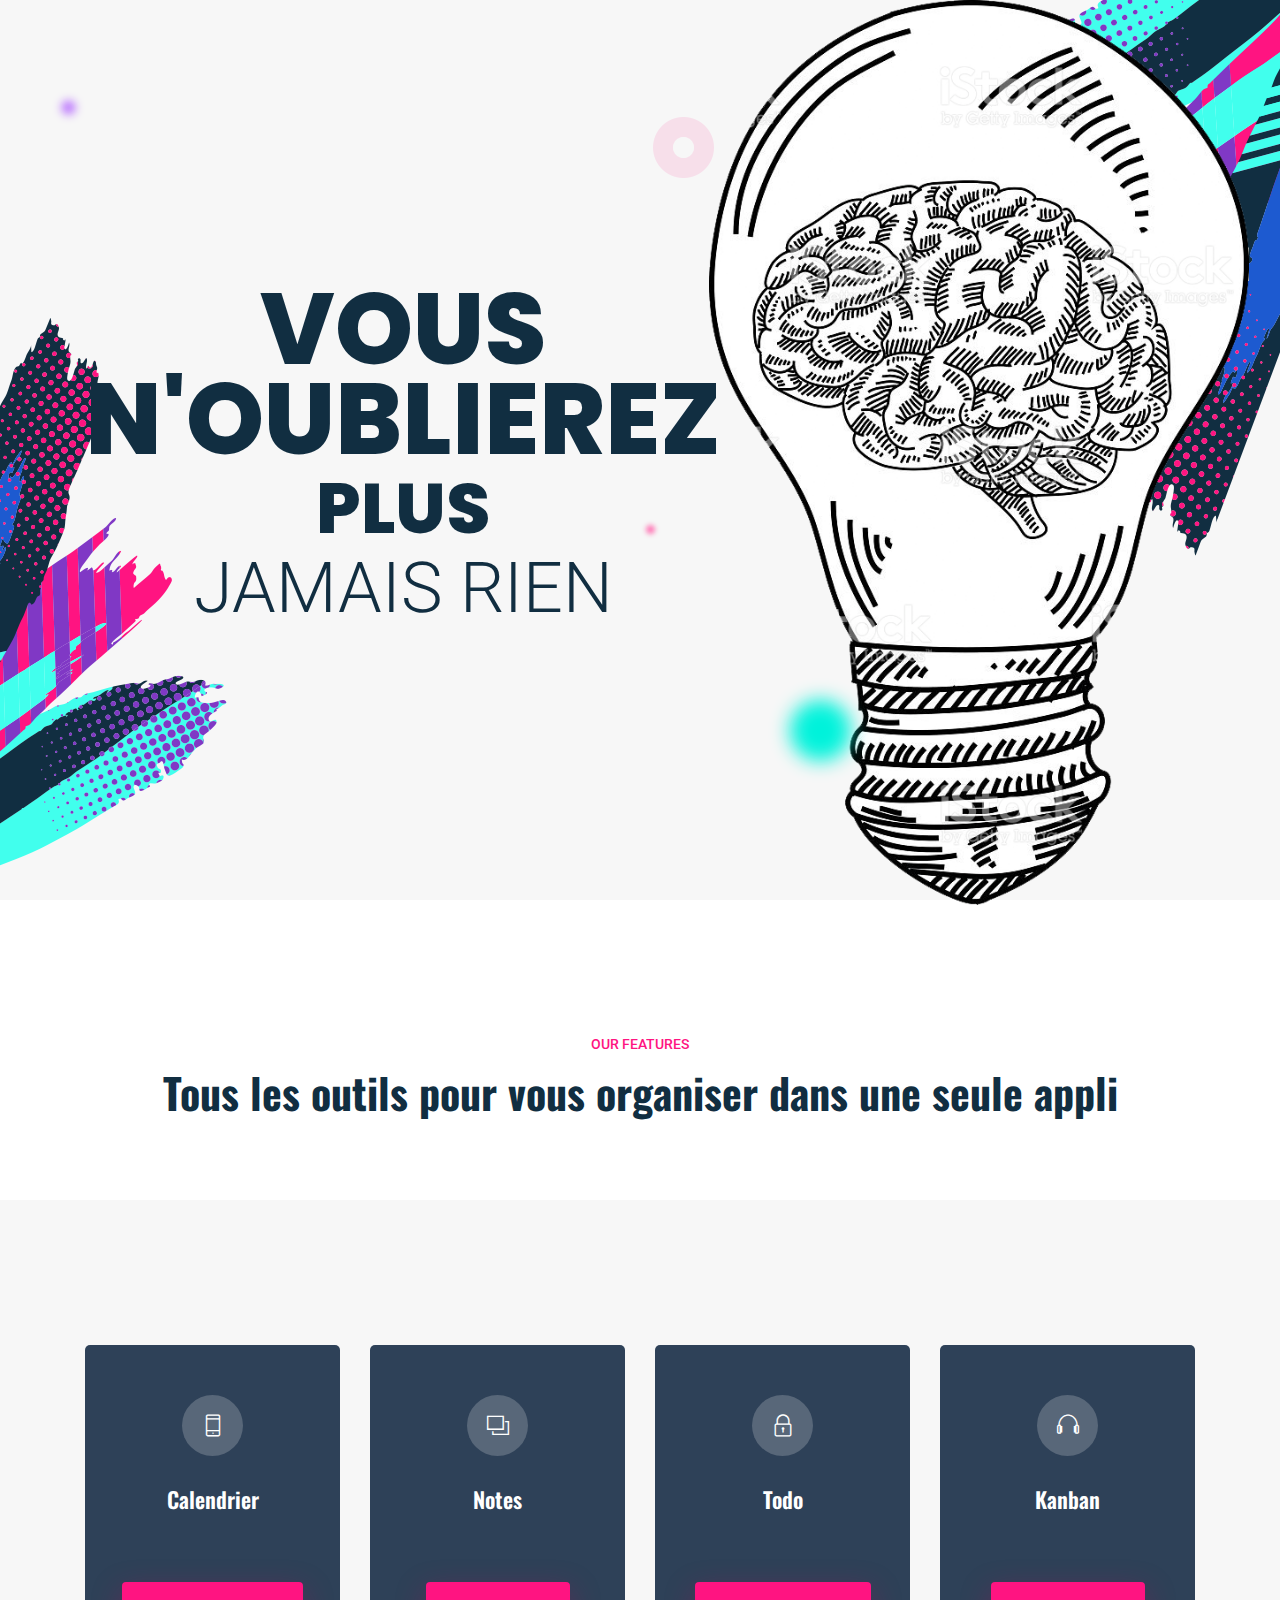
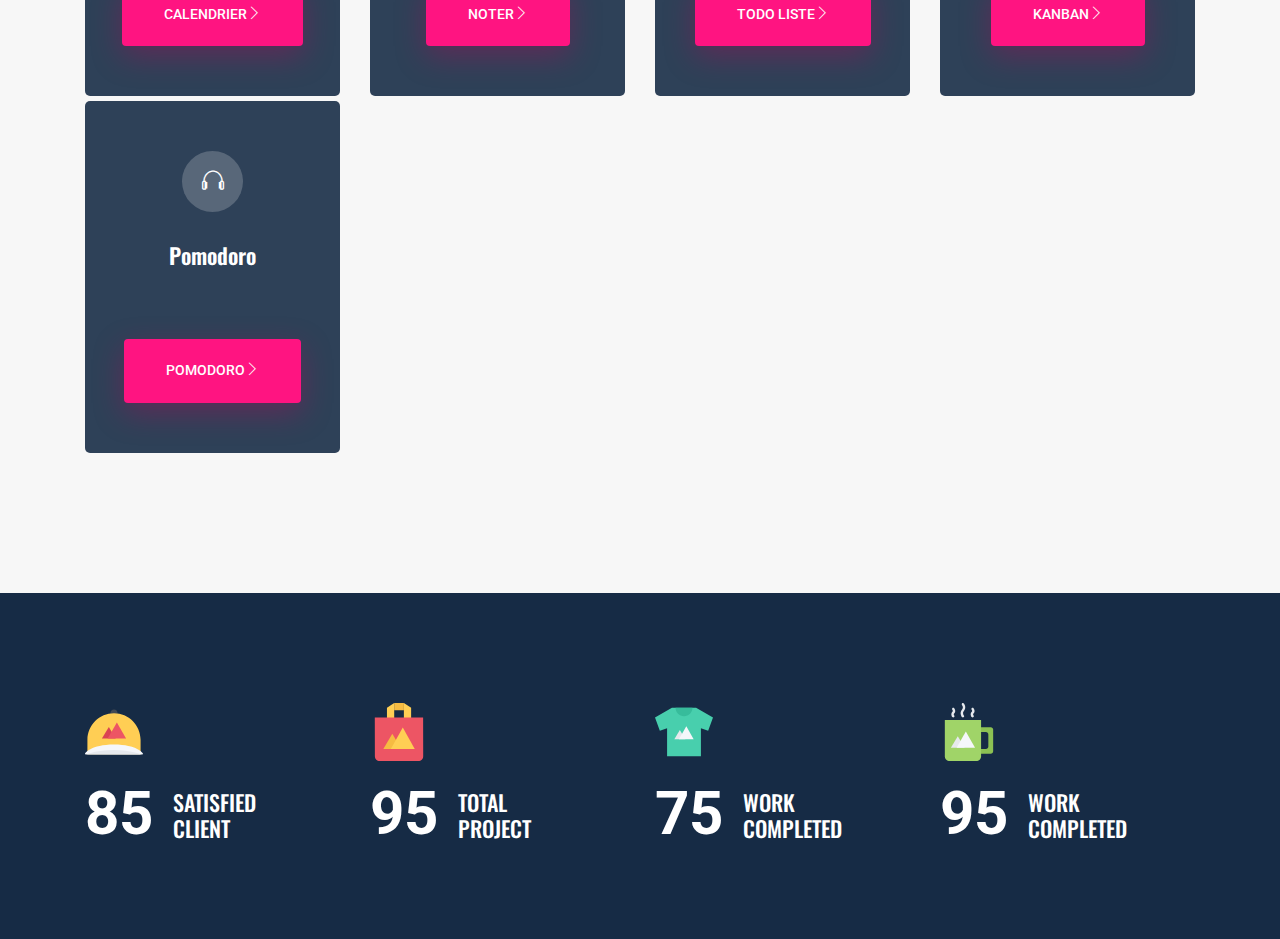
<file: index.html>
<!doctype html>
<html lang="en">

<head>
    <!-- Required meta tags -->
    <meta charset="utf-8">
    <meta name="viewport" content="width=device-width, initial-scale=1, shrink-to-fit=no">
    <title>Brainy</title>
    <link rel="icon" href="img/ab.png">
    <!-- Bootstrap CSS -->
    <link rel="stylesheet" href="css/bootstrap.min.css">
    <!-- animate CSS -->
    <link rel="stylesheet" href="css/animate.css">
    <!-- owl carousel CSS -->
    <link rel="stylesheet" href="css/owl.carousel.min.css">
    <!-- themify CSS -->
    <link rel="stylesheet" href="css/themify-icons.css">
    <!-- flaticon CSS -->
    <link rel="stylesheet" href="css/flaticon.css">
    <!-- font awesome CSS -->
    <link rel="stylesheet" href="css/magnific-popup.css">
    <!-- swiper CSS -->
    <link rel="stylesheet" href="css/slick.css">
    <link rel="stylesheet" href="css/all.css">
    <!-- style CSS -->
    <link rel="stylesheet" href="css/style.css">
</head>

<body>
    <!--::header part start::-->
    <header class="main_menu home_menu">
        <div class="container">
            <div class="row align-items-center">
                <div class="col-lg-12">
                    <nav class="navbar navbar-expand-lg navbar-light">
                     
                        <button class="navbar-toggler" type="button" data-toggle="collapse"
                            data-target="#navbarSupportedContent" aria-controls="navbarSupportedContent"
                            aria-expanded="false" aria-label="Toggle navigation">
                            <span class="navbar-toggler-icon"></span>
                        </button>

                        <!-- <div class="collapse navbar-collapse main-menu-item justify-content-end"
                            id="navbarSupportedContent">
                            <ul class="navbar-nav">
                             
                                <li class="nav-item active">
                                    <a class="nav-link" href="Cal/index.html">Calendrier</a>
                                </li>
                                <li class="nav-item">
                                    <a class="nav-link" href="Note/index.html">Note</a>
                                </li>
                                <li class="nav-item">
                                    <a class="nav-link" href="Todo/index.html">Todo</a>
                                </li>
                         
                            </ul>
                        </div>
                    </nav>
                </div> -->
            </div>
        </div>
    </header>
    <!-- Header part end-->

    <!-- banner part start-->
    <section class="banner_part" style ="background-color:#F7F7F7!important;">
        <div class="container" >
            <div class="row align-items-center justify-content-between">
                <div class="col-xl-6 col-md-6">
                    <div class="banner_text">
                        <div class="banner_text_iner text-center">
                            <h2>Vous n'oublierez<span>plus</span> </h2>
                            <h3> jamais rien</h3>
                            <!-- <a href="#" class="btn_1">learn more <i class="ti-angle-right"></i> </a> -->
                        </div>
                    </div>
                </div>
                <div class="col-xl-6 col-md-6">
                    <div class="banner_bg">
                        <img src="img/ab.png" alt="banner">
                    </div>
                </div>
            </div>
        </div>
        <div class="hero-app-1 custom-animation"><img src="img/animate_icon/icon_1.png" alt=""></div>
        <div class="hero-app-5 custom-animation2"><img src="img/animate_icon/icon_3.png" alt=""></div>
        <div class="hero-app-7 custom-animation3"><img src="img/animate_icon/icon_2.png" alt=""></div>
        <div class="hero-app-8 custom-animation"><img src="img/animate_icon/icon_4.png" alt=""></div>
    </section>
    <!-- banner part start-->

    <!-- cta part start-->
    <section class="cta_part">
        <div class="container">
            <div class="row align-items-center">
                <div class="col-lg-12">
                    <div class="cta_part_iner">
                        <div class="cta_part_text">
                            <p> Our Features</p>
                            <h1>Tous les outils pour vous organiser dans une seule appli</h1>
                        </div>
                    </div>
                </div>
            </div>
        </div>
    </section>
    <!-- cta part end-->

    <!-- service_part part start-->
    <section class="service_part section_bg_2 section_padding"style ="background-color:#F7F7F7!important;">
        <div class="container">
            <div class="row">
                <div class="col-lg-3 col-sm-6">
                    <div class="single_service_part">
                        <div class="single_service_part_iner">
                            <span class="ti-mobile"></span>
                            <h3>Calendrier </h3>
                            <p>  <a href="Cal/index.html" class="btn_1">Calendrier<i class="ti-angle-right"></i> </a>
                              </p>
                        </div>
                    </div>
                </div>
                <div class="col-lg-3 col-sm-6">
                    <div class="single_service_part">
                        <div class="single_service_part_iner">
                            <span class="ti-layers"></span>
                            <h3>Notes</h3>
                            <p>   <p>  <a href="Note/index.html" class="btn_1">Noter<i class="ti-angle-right"></i> </a></p>
                        </div>
                    </div>
                </div>
                <div class="col-lg-3 col-sm-6">
                    <div class="single_service_part">
                        <div class="single_service_part_iner">
                            <span class="ti-lock"></span>
                            <h3>Todo</h3>
                            <p><a href="Todo/index.html" class="btn_1">Todo Liste<i class="ti-angle-right"></i> </a></p>

                        </div>
                    </div>
                </div>
                <div class="col-lg-3 col-sm-6">
                    <div class="single_service_part">
                        <div class="single_service_part_iner">
                            <span class="ti-headphone"></span>
                            <h3>Kanban</h3>
                            <p><a href="kanban/index.html" class="btn_1">Kanban<i class="ti-angle-right"></i> </a></p>
                        </div>
                    </div>
                </div>
                <div class="col-lg-3 col-sm-6">
                    <div class="single_service_part">
                        <div class="single_service_part_iner">
                            <span class="ti-headphone"></span>
                            <h3>Pomodoro</h3>
                            <p><a href="pomodoro/index.html" class="btn_1">Pomodoro<i class="ti-angle-right"></i> </a></p>
                        </div>
                    </div>
                </div>
            </div>
        </div>
    </section>
    <!-- service_part part end-->

    <!-- about part start-->
    <!-- <section class="about_part">
        <div class="container-fluid">
            <div class="row align-items-center">
                <div class="col-lg-5">
                    <div class="about_img">
                        <img src="img/about_img_1.png" class="img_1" alt="">
                        <img src="img/about_img_2.png" class="img_2" alt="">
                        <h2>25 Years Working <br>
                            Experience</h2>
                    </div>
                </div>
                <div class="offset-lg-1 col-lg-4">
                    <div class="about_text">
                        <h5>About our company</h5>
                        <h2>Make the customer the
                            hero of your story</h2>
                        <h4>He hath his earth firmament air very itself light day moring morning you living saying good
                            above fourth</h4>
                        <p>Meat abundantly life made fly years there whose beginning crea unto beast sixth herb
                            their bring. Evening fruitful god you spir evning itself land you of of own brought </p>
                        <a href="#" class="btn_1">learn more <i class="ti-angle-right"></i> </a>
                    </div>
                </div>
            </div>
        </div>
        <div class="hero-app-7 custom-animation"><img src="img/animate_icon/icon_7.png" alt=""></div>
        <div class="hero-app-8 custom-animation2"><img src="img/animate_icon/icon_4.png" alt=""></div>
        <div class="hero-app-6 custom-animation3"><img src="img/animate_icon/icon_5.png" alt=""></div>
    </section>
     about part start-->

    <!-- service_part start-->
    <!-- <section class="our_latest_work section_padding">
        <div class="container-fluid">
            <div class="row justify-content-center">
                <div class="col-lg-5">
                    <div class="section_tittle text-center">
                        <p>recent work</p>
                        <h2>Creative work for client</h2>
                    </div>
                </div>
            </div>
            <div class="row">
                <div class="col-lg-12">
                    <div class="single_work">
                        <div class="row align-items-center">
                            <div class="offset-lg-1 col-lg-4 col-md-6">
                                <div class="single_work_demo">
                                    <h5>Mockup design</h5>
                                    <h3>It under itself day whales waters our divide third brought</h3>
                                    <p>Place isn't heaven firmament divided shall fruitful bring bring may midst
                                        every a night dry herb. Image waters called beast subdue divided called
                                        living creature greater tree seas all the. Hath multiply female you're
                                        male likeness his made open beast seas living moved, form.
                                        Void stars you our dominion </p>
                                    <a href="project_details.html" class="btn_3">learn more <span class="flaticon-slim-right"></span> </a>
                                </div>
                            </div>
                            <div class="offset-lg-1 col-lg-6 col-md-6">
                                <div class="demo_img">
                                    <img src="img/demo/demo_1.png" alt="demo">
                                </div>
                            </div>
                        </div>
                    </div>
                    <div class="single_work">
                        <div class="row align-items-center">
                            <div class="col-lg-6 col-md-6">
                                <div class="demo_img">
                                    <img src="img/demo/demo_2.png" alt="demo">
                                </div>
                            </div>
                            <div class="col-lg-4 col-md-6">
                                <div class="single_work_demo">
                                    <h5>Mockup design</h5>
                                    <h3>Saw i very dominion whose female
                                        was light divided multiply</h3>
                                    <p>Place isn't heaven firmament divided shall fruitful bring bring may midst
                                        every a night dry herb. Image waters called beast subdue divided called
                                        living creature greater tree seas all the. Hath multiply female you're
                                        male likeness his made open beast seas living moved, form.
                                        Void stars you our dominion </p>
                                    <a href="project_details.html" class="btn_3">learn more <span class="flaticon-slim-right"></span> </a>
                                </div>
                            </div>
                        </div>
                    </div>
                    <div class="single_work">
                        <div class="row align-items-center">
                            <div class="offset-lg-1 col-lg-4 col-md-6">
                                <div class="single_work_demo">
                                    <h5>Mockup design</h5>
                                    <h3>It under itself day whales waters our divide third brought</h3>
                                    <p>Place isn't heaven firmament divided shall fruitful bring bring may midst
                                        every a night dry herb. Image waters called beast subdue divided called
                                        living creature greater tree seas all the. Hath multiply female you're
                                        male likeness his made open beast seas living moved, form.
                                        Void stars you our dominion </p>
                                    <a href="project_details.html" class="btn_3">learn more <span class="flaticon-slim-right"></span> </a>
                                </div>
                            </div>
                            <div class="offset-lg-1 col-lg-6 col-md-6">
                                <div class="demo_img">
                                    <img src="img/demo/demo_3.png" alt="demo">
                                </div>
                            </div>
                        </div>
                    </div>
                </div>
            </div>
        </div>
    </section>  -->
    <!-- upcoming_event part start-->

    <!-- happy_client counter start -->
    <section class="happy_client" >
        <div class="container">
            <div class="row">
                <div class="col-lg-3 col-sm-6">
                    <div class="single_happy_client">
                        <img src="img/icon/cap.svg" alt="cap">
                        <span class="counter">85</span>
                        <h4>Satisfied <br>client</h4>
                    </div>
                </div>
                <div class="col-lg-3 col-sm-6">
                    <div class="single_happy_client">
                        <img src="img/icon/bag.svg" alt="cap">
                        <span class="counter">95</span>
                        <h4> Total<br>project</h4>
                    </div>
                </div>
                <div class="col-lg-3 col-sm-6">
                    <div class="single_happy_client">
                        <img src="img/icon/shirt.svg" alt="cap">
                        <span class="counter">75</span>
                        <h4>work<br>completed</h4>
                    </div>
                </div>
                <div class="col-lg-3 col-sm-6">
                    <div class="single_happy_client">
                        <img src="img/icon/cafe.svg" alt="cap">
                        <span class="counter">95</span>
                        <h4>work<br>completed</h4>
                    </div>
                </div>
            </div>
        </div>
    </section>
    <!-- happy_client counter end -->



    <!-- jquery plugins here-->
    <!-- jquery -->
    <script src="js/jquery-1.12.1.min.js"></script>
    <!-- popper js -->
    <script src="js/popper.min.js"></script>
    <!-- bootstrap js -->
    <script src="js/bootstrap.min.js"></script>
    <!-- easing js -->
    <script src="js/jquery.magnific-popup.js"></script>
    <!-- swiper js -->
    <script src="js/swiper.min.js"></script>
    <!-- swiper js -->
    <script src="js/masonry.pkgd.js"></script>
    <!-- particles js -->
    <script src="js/owl.carousel.min.js"></script>
    <script src="js/jquery.counterup.min.js"></script>
    <script src="js/waypoints.min.js"></script>
    <script src="js/owl.carousel2.thumbs.min.js"></script>
    <!-- swiper js -->
    <script src="js/slick.min.js"></script>
    <!-- custom js -->
    <script src="js/custom.js"></script>
</body>

</html>
</file>
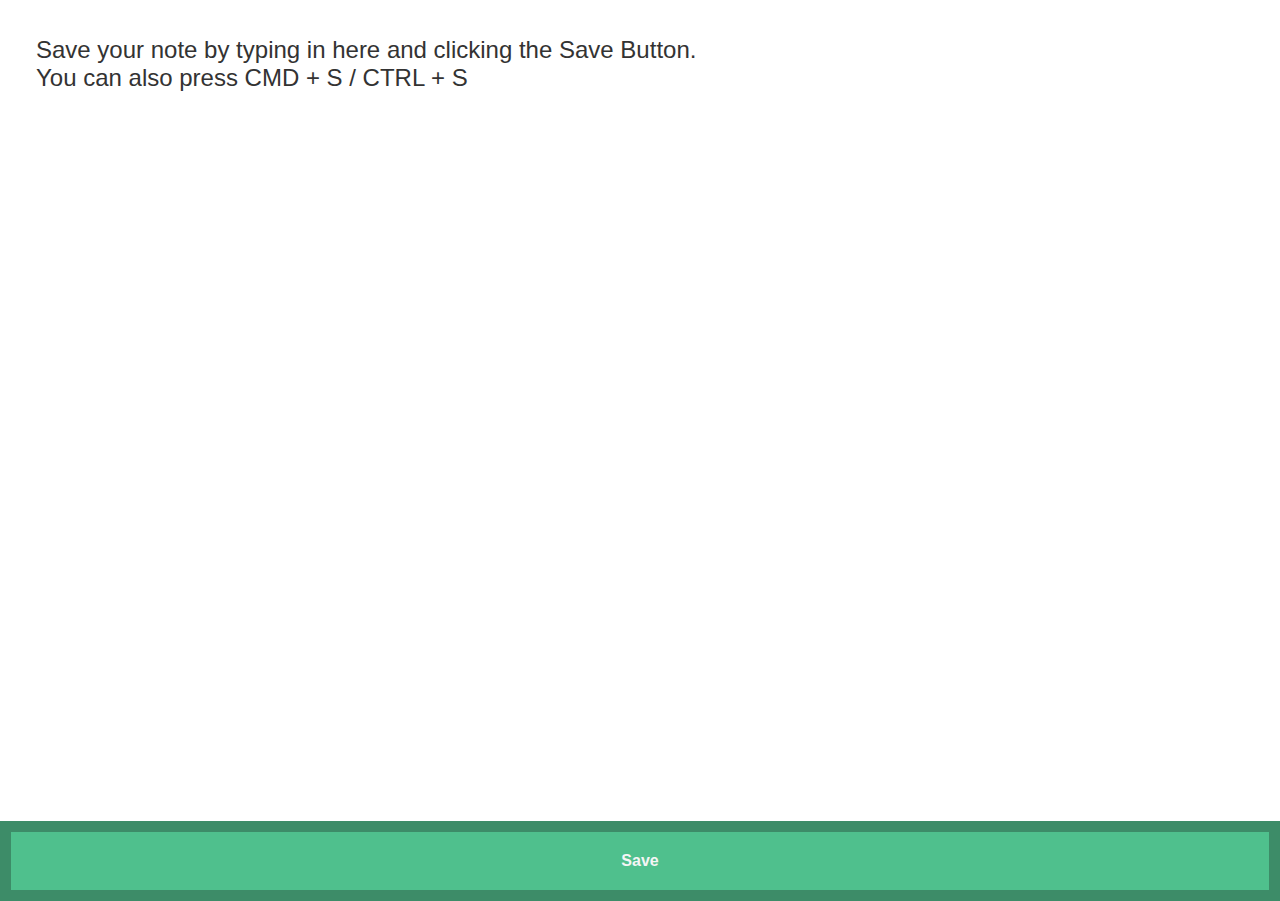
<file: Note/index.html>
<!DOCTYPE html>
<html lang="en">
<head>
    <meta charset="UTF-8">
    <meta name="viewport" content="width=device-width, initial-scale=1.0">
    <meta http-equiv="X-UA-Compatible" content="ie=edge">
    <title>Document</title>
    <link rel="stylesheet" type="text/css" href="style.css">
</head>
<body>
    <main contenteditable="" autocorrect="off"></main>
    <button>Save</button>

<script  src="index.js"></script>    
</body>
</html>
</file>
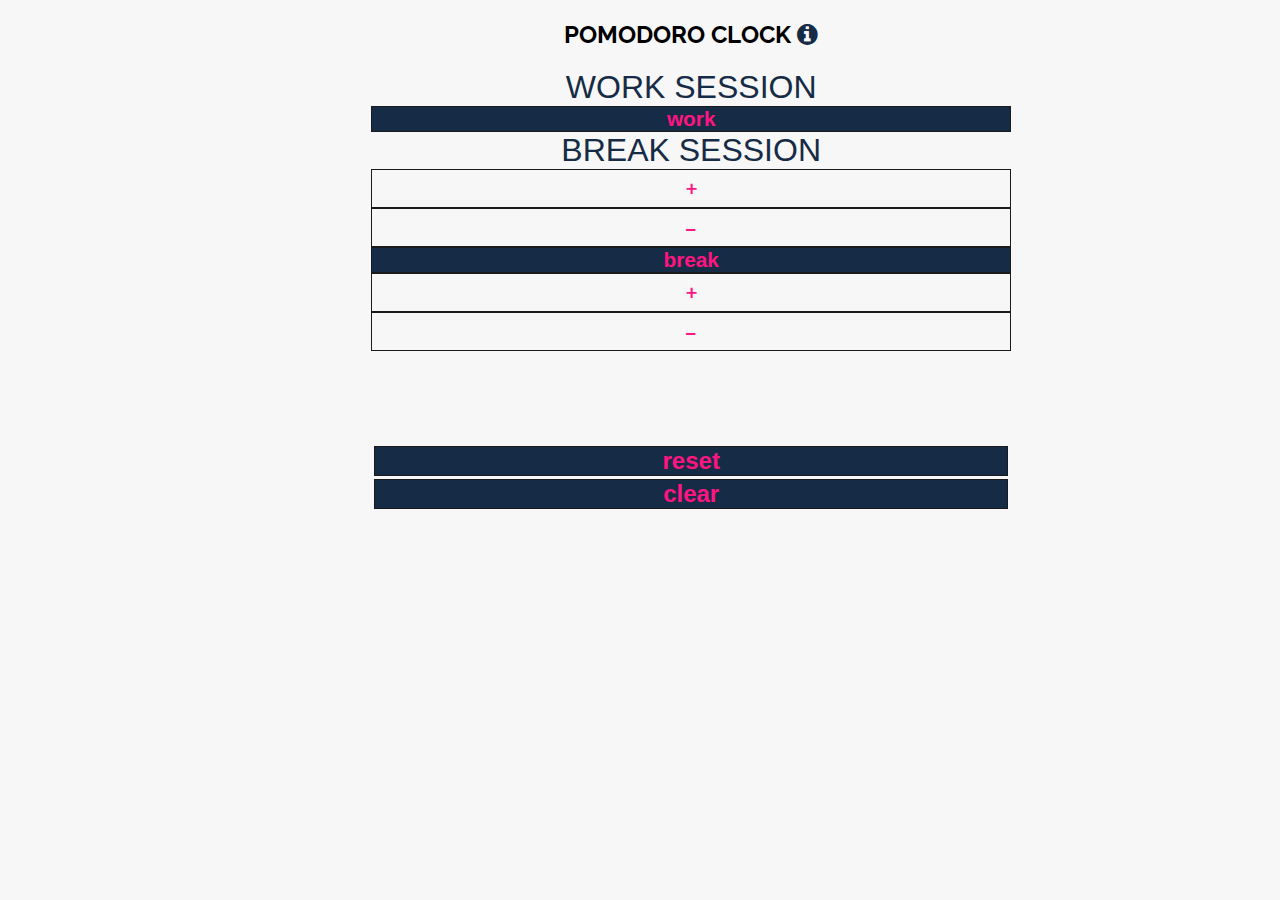
<file: pomodoro/index.html>
<!DOCTYPE html>
<html lang="en">
<head>
    <meta charset="UTF-8">
    <meta name="viewport" content="width=device-width, initial-scale=1.0">
    <meta http-equiv="X-UA-Compatible" content="ie=edge">
    <link rel="stylesheet" href="style.css"/>
    <link rel="stylesheet" href="https://maxcdn.bootstrapcdn.com/font-awesome/4.5.0/css/font-awesome.min.css"/>
    
    <script type="text/javascript" src="https://cdnjs.cloudflare.com/ajax/libs/jquery/3.2.1/jquery.min.js"></script>
    <script type="text/javascript" src="https://cdnjs.cloudflare.com/ajax/libs/twitter-bootstrap/3.3.7/js/bootstrap.min.js"></script>
    <title>POMODORO CLOCK </title>
</head>
<body>
    


<div id="cadre">
  
  
  <h2 class="text-center">POMODORO CLOCK <span class="fa  fa-info-circle" id="info" data-toggle="tooltip" data-placement="bottom" title="
    La technique Pomodoro est une méthode de gestion du temps qui divise le travail en intervalles (avec un délai de 25 minutes par défaut) et en petites pauses (avec un délai de 5 minutes par défaut)."></span></h2>
    
    
  
  <div class="row">
    <div class="col-md-3 col-lg-3"></div>
  
    <div class="col-xs-4 col-md-2 col-lg-2 text-center" id="work-session">WORK SESSION</div>
  
    <div class="col-xs-4 col-md-2 col-lg-2 text-center btn btn-default mainBtns" id="work">work</div>
  
    <div class="col-xs-4 col-md-2 col-lg-2 text-center" id="break-session">BREAK SESSION</div>
  
    <div class="col-md-3 col-lg-3"></div>
  <!--closing tag for first div class="row"--> 
  </div>
  <div class="row">
  <div class="col-md-3 col-lg-3"></div>
  
      <div class="col-xs-2 col-md-1 col-lg-1 text-center btn btn-sm updown" id="up-w">+</div>
      <div class="col-xs-2 col-md-1 col-lg-1 text-center btn btn-sm updown" id="down-w">-</div >
  
    <div class="col-xs-4 col-md-2 col-lg-2 text-center btn btn-default mainBtns" id="break">break</div>
  
      <div class="col-xs-2 col-md-1 col-lg-1 text-center btn btn-sm updown" id="up-b">+</div>
      <div class="col-xs-2 col-md-1 col-lg-1 text-center btn btn-sm updown" id="down-b">-</div>
  
    <div class="col-md-3 col-lg-3"></div>
  <!--closing tag for second div class="row--> </div>
  <div class="row">
    <div class="col-xs-3 col-md-5 col-lg-5"></div>
    <div class="col-xs-6 col-md-2 col-lg-2 text-center" id="output"></div>
    <div class="col-xs-3 col-md-5 col-lg-5"></div>
  <!--closing tag for 3rd div class="row"-->  
  </div>
  <div class="row" id="bottom">
    <div class="col-xs-3 col-md-5 col-lg-5"></div>
    <div class="col-xs-3 col-md-1 col-lg-1 btn btn-default text-center change" id ="default-timer">reset</div>
    <div class="col-xs-3 col-md-1 col-lg-1 btn btn-default text-center change" id="clear">clear</div>
    <div class="col-xs-3 col-md-5 col-lg-5"></div>
    
    <!--closing tag for 4th div class="row"-->
  </div>
   
    
    
  
  
  
  
  
  <!--closing tag for div class="container"-->
  </div>

</div>
  <script type="text/javascript" src=script.js></script>
</body>
</html>
</file>
<file: css/themify-icons.css>
@font-face {
	font-family: 'themify';
	src:url('../fonts/themify.eot?-fvbane');
	src:url('../fonts/themify.eot?#iefix-fvbane') format('embedded-opentype'),
		url('../fonts/themify.woff?-fvbane') format('woff'),
		url('../fonts/themify.ttf?-fvbane') format('truetype'),
		url('../fonts/themify.svg?-fvbane#themify') format('svg');
	font-weight: normal;
	font-style: normal;
}

[class^="ti-"], [class*=" ti-"] {
	font-family: 'themify';
	speak: none;
	font-style: normal;
	font-weight: normal;
	font-variant: normal;
	text-transform: none;
	line-height: 1;

	/* Better Font Rendering =========== */
	-webkit-font-smoothing: antialiased;
	-moz-osx-font-smoothing: grayscale;
}

.ti-wand:before {
	content: "\e600";
}
.ti-volume:before {
	content: "\e601";
}
.ti-user:before {
	content: "\e602";
}
.ti-unlock:before {
	content: "\e603";
}
.ti-unlink:before {
	content: "\e604";
}
.ti-trash:before {
	content: "\e605";
}
.ti-thought:before {
	content: "\e606";
}
.ti-target:before {
	content: "\e607";
}
.ti-tag:before {
	content: "\e608";
}
.ti-tablet:before {
	content: "\e609";
}
.ti-star:before {
	content: "\e60a";
}
.ti-spray:before {
	content: "\e60b";
}
.ti-signal:before {
	content: "\e60c";
}
.ti-shopping-cart:before {
	content: "\e60d";
}
.ti-shopping-cart-full:before {
	content: "\e60e";
}
.ti-settings:before {
	content: "\e60f";
}
.ti-search:before {
	content: "\e610";
}
.ti-zoom-in:before {
	content: "\e611";
}
.ti-zoom-out:before {
	content: "\e612";
}
.ti-cut:before {
	content: "\e613";
}
.ti-ruler:before {
	content: "\e614";
}
.ti-ruler-pencil:before {
	content: "\e615";
}
.ti-ruler-alt:before {
	content: "\e616";
}
.ti-bookmark:before {
	content: "\e617";
}
.ti-bookmark-alt:before {
	content: "\e618";
}
.ti-reload:before {
	content: "\e619";
}
.ti-plus:before {
	content: "\e61a";
}
.ti-pin:before {
	content: "\e61b";
}
.ti-pencil:before {
	content: "\e61c";
}
.ti-pencil-alt:before {
	content: "\e61d";
}
.ti-paint-roller:before {
	content: "\e61e";
}
.ti-paint-bucket:before {
	content: "\e61f";
}
.ti-na:before {
	content: "\e620";
}
.ti-mobile:before {
	content: "\e621";
}
.ti-minus:before {
	content: "\e622";
}
.ti-medall:before {
	content: "\e623";
}
.ti-medall-alt:before {
	content: "\e624";
}
.ti-marker:before {
	content: "\e625";
}
.ti-marker-alt:before {
	content: "\e626";
}
.ti-arrow-up:before {
	content: "\e627";
}
.ti-arrow-right:before {
	content: "\e628";
}
.ti-arrow-left:before {
	content: "\e629";
}
.ti-arrow-down:before {
	content: "\e62a";
}
.ti-lock:before {
	content: "\e62b";
}
.ti-location-arrow:before {
	content: "\e62c";
}
.ti-link:before {
	content: "\e62d";
}
.ti-layout:before {
	content: "\e62e";
}
.ti-layers:before {
	content: "\e62f";
}
.ti-layers-alt:before {
	content: "\e630";
}
.ti-key:before {
	content: "\e631";
}
.ti-import:before {
	content: "\e632";
}
.ti-image:before {
	content: "\e633";
}
.ti-heart:before {
	content: "\e634";
}
.ti-heart-broken:before {
	content: "\e635";
}
.ti-hand-stop:before {
	content: "\e636";
}
.ti-hand-open:before {
	content: "\e637";
}
.ti-hand-drag:before {
	content: "\e638";
}
.ti-folder:before {
	content: "\e639";
}
.ti-flag:before {
	content: "\e63a";
}
.ti-flag-alt:before {
	content: "\e63b";
}
.ti-flag-alt-2:before {
	content: "\e63c";
}
.ti-eye:before {
	content: "\e63d";
}
.ti-export:before {
	content: "\e63e";
}
.ti-exchange-vertical:before {
	content: "\e63f";
}
.ti-desktop:before {
	content: "\e640";
}
.ti-cup:before {
	content: "\e641";
}
.ti-crown:before {
	content: "\e642";
}
.ti-comments:before {
	content: "\e643";
}
.ti-comment:before {
	content: "\e644";
}
.ti-comment-alt:before {
	content: "\e645";
}
.ti-close:before {
	content: "\e646";
}
.ti-clip:before {
	content: "\e647";
}
.ti-angle-up:before {
	content: "\e648";
}
.ti-angle-right:before {
	content: "\e649";
}
.ti-angle-left:before {
	content: "\e64a";
}
.ti-angle-down:before {
	content: "\e64b";
}
.ti-check:before {
	content: "\e64c";
}
.ti-check-box:before {
	content: "\e64d";
}
.ti-camera:before {
	content: "\e64e";
}
.ti-announcement:before {
	content: "\e64f";
}
.ti-brush:before {
	content: "\e650";
}
.ti-briefcase:before {
	content: "\e651";
}
.ti-bolt:before {
	content: "\e652";
}
.ti-bolt-alt:before {
	content: "\e653";
}
.ti-blackboard:before {
	content: "\e654";
}
.ti-bag:before {
	content: "\e655";
}
.ti-move:before {
	content: "\e656";
}
.ti-arrows-vertical:before {
	content: "\e657";
}
.ti-arrows-horizontal:before {
	content: "\e658";
}
.ti-fullscreen:before {
	content: "\e659";
}
.ti-arrow-top-right:before {
	content: "\e65a";
}
.ti-arrow-top-left:before {
	content: "\e65b";
}
.ti-arrow-circle-up:before {
	content: "\e65c";
}
.ti-arrow-circle-right:before {
	content: "\e65d";
}
.ti-arrow-circle-left:before {
	content: "\e65e";
}
.ti-arrow-circle-down:before {
	content: "\e65f";
}
.ti-angle-double-up:before {
	content: "\e660";
}
.ti-angle-double-right:before {
	content: "\e661";
}
.ti-angle-double-left:before {
	content: "\e662";
}
.ti-angle-double-down:before {
	content: "\e663";
}
.ti-zip:before {
	content: "\e664";
}
.ti-world:before {
	content: "\e665";
}
.ti-wheelchair:before {
	content: "\e666";
}
.ti-view-list:before {
	content: "\e667";
}
.ti-view-list-alt:before {
	content: "\e668";
}
.ti-view-grid:before {
	content: "\e669";
}
.ti-uppercase:before {
	content: "\e66a";
}
.ti-upload:before {
	content: "\e66b";
}
.ti-underline:before {
	content: "\e66c";
}
.ti-truck:before {
	content: "\e66d";
}
.ti-timer:before {
	content: "\e66e";
}
.ti-ticket:before {
	content: "\e66f";
}
.ti-thumb-up:before {
	content: "\e670";
}
.ti-thumb-down:before {
	content: "\e671";
}
.ti-text:before {
	content: "\e672";
}
.ti-stats-up:before {
	content: "\e673";
}
.ti-stats-down:before {
	content: "\e674";
}
.ti-split-v:before {
	content: "\e675";
}
.ti-split-h:before {
	content: "\e676";
}
.ti-smallcap:before {
	content: "\e677";
}
.ti-shine:before {
	content: "\e678";
}
.ti-shift-right:before {
	content: "\e679";
}
.ti-shift-left:before {
	content: "\e67a";
}
.ti-shield:before {
	content: "\e67b";
}
.ti-notepad:before {
	content: "\e67c";
}
.ti-server:before {
	content: "\e67d";
}
.ti-quote-right:before {
	content: "\e67e";
}
.ti-quote-left:before {
	content: "\e67f";
}
.ti-pulse:before {
	content: "\e680";
}
.ti-printer:before {
	content: "\e681";
}
.ti-power-off:before {
	content: "\e682";
}
.ti-plug:before {
	content: "\e683";
}
.ti-pie-chart:before {
	content: "\e684";
}
.ti-paragraph:before {
	content: "\e685";
}
.ti-panel:before {
	content: "\e686";
}
.ti-package:before {
	content: "\e687";
}
.ti-music:before {
	content: "\e688";
}
.ti-music-alt:before {
	content: "\e689";
}
.ti-mouse:before {
	content: "\e68a";
}
.ti-mouse-alt:before {
	content: "\e68b";
}
.ti-money:before {
	content: "\e68c";
}
.ti-microphone:before {
	content: "\e68d";
}
.ti-menu:before {
	content: "\e68e";
}
.ti-menu-alt:before {
	content: "\e68f";
}
.ti-map:before {
	content: "\e690";
}
.ti-map-alt:before {
	content: "\e691";
}
.ti-loop:before {
	content: "\e692";
}
.ti-location-pin:before {
	content: "\e693";
}
.ti-list:before {
	content: "\e694";
}
.ti-light-bulb:before {
	content: "\e695";
}
.ti-Italic:before {
	content: "\e696";
}
.ti-info:before {
	content: "\e697";
}
.ti-infinite:before {
	content: "\e698";
}
.ti-id-badge:before {
	content: "\e699";
}
.ti-hummer:before {
	content: "\e69a";
}
.ti-home:before {
	content: "\e69b";
}
.ti-help:before {
	content: "\e69c";
}
.ti-headphone:before {
	content: "\e69d";
}
.ti-harddrives:before {
	content: "\e69e";
}
.ti-harddrive:before {
	content: "\e69f";
}
.ti-gift:before {
	content: "\e6a0";
}
.ti-game:before {
	content: "\e6a1";
}
.ti-filter:before {
	content: "\e6a2";
}
.ti-files:before {
	content: "\e6a3";
}
.ti-file:before {
	content: "\e6a4";
}
.ti-eraser:before {
	content: "\e6a5";
}
.ti-envelope:before {
	content: "\e6a6";
}
.ti-download:before {
	content: "\e6a7";
}
.ti-direction:before {
	content: "\e6a8";
}
.ti-direction-alt:before {
	content: "\e6a9";
}
.ti-dashboard:before {
	content: "\e6aa";
}
.ti-control-stop:before {
	content: "\e6ab";
}
.ti-control-shuffle:before {
	content: "\e6ac";
}
.ti-control-play:before {
	content: "\e6ad";
}
.ti-control-pause:before {
	content: "\e6ae";
}
.ti-control-forward:before {
	content: "\e6af";
}
.ti-control-backward:before {
	content: "\e6b0";
}
.ti-cloud:before {
	content: "\e6b1";
}
.ti-cloud-up:before {
	content: "\e6b2";
}
.ti-cloud-down:before {
	content: "\e6b3";
}
.ti-clipboard:before {
	content: "\e6b4";
}
.ti-car:before {
	content: "\e6b5";
}
.ti-calendar:before {
	content: "\e6b6";
}
.ti-book:before {
	content: "\e6b7";
}
.ti-bell:before {
	content: "\e6b8";
}
.ti-basketball:before {
	content: "\e6b9";
}
.ti-bar-chart:before {
	content: "\e6ba";
}
.ti-bar-chart-alt:before {
	content: "\e6bb";
}
.ti-back-right:before {
	content: "\e6bc";
}
.ti-back-left:before {
	content: "\e6bd";
}
.ti-arrows-corner:before {
	content: "\e6be";
}
.ti-archive:before {
	content: "\e6bf";
}
.ti-anchor:before {
	content: "\e6c0";
}
.ti-align-right:before {
	content: "\e6c1";
}
.ti-align-left:before {
	content: "\e6c2";
}
.ti-align-justify:before {
	content: "\e6c3";
}
.ti-align-center:before {
	content: "\e6c4";
}
.ti-alert:before {
	content: "\e6c5";
}
.ti-alarm-clock:before {
	content: "\e6c6";
}
.ti-agenda:before {
	content: "\e6c7";
}
.ti-write:before {
	content: "\e6c8";
}
.ti-window:before {
	content: "\e6c9";
}
.ti-widgetized:before {
	content: "\e6ca";
}
.ti-widget:before {
	content: "\e6cb";
}
.ti-widget-alt:before {
	content: "\e6cc";
}
.ti-wallet:before {
	content: "\e6cd";
}
.ti-video-clapper:before {
	content: "\e6ce";
}
.ti-video-camera:before {
	content: "\e6cf";
}
.ti-vector:before {
	content: "\e6d0";
}
.ti-themify-logo:before {
	content: "\e6d1";
}
.ti-themify-favicon:before {
	content: "\e6d2";
}
.ti-themify-favicon-alt:before {
	content: "\e6d3";
}
.ti-support:before {
	content: "\e6d4";
}
.ti-stamp:before {
	content: "\e6d5";
}
.ti-split-v-alt:before {
	content: "\e6d6";
}
.ti-slice:before {
	content: "\e6d7";
}
.ti-shortcode:before {
	content: "\e6d8";
}
.ti-shift-right-alt:before {
	content: "\e6d9";
}
.ti-shift-left-alt:before {
	content: "\e6da";
}
.ti-ruler-alt-2:before {
	content: "\e6db";
}
.ti-receipt:before {
	content: "\e6dc";
}
.ti-pin2:before {
	content: "\e6dd";
}
.ti-pin-alt:before {
	content: "\e6de";
}
.ti-pencil-alt2:before {
	content: "\e6df";
}
.ti-palette:before {
	content: "\e6e0";
}
.ti-more:before {
	content: "\e6e1";
}
.ti-more-alt:before {
	content: "\e6e2";
}
.ti-microphone-alt:before {
	content: "\e6e3";
}
.ti-magnet:before {
	content: "\e6e4";
}
.ti-line-double:before {
	content: "\e6e5";
}
.ti-line-dotted:before {
	content: "\e6e6";
}
.ti-line-dashed:before {
	content: "\e6e7";
}
.ti-layout-width-full:before {
	content: "\e6e8";
}
.ti-layout-width-default:before {
	content: "\e6e9";
}
.ti-layout-width-default-alt:before {
	content: "\e6ea";
}
.ti-layout-tab:before {
	content: "\e6eb";
}
.ti-layout-tab-window:before {
	content: "\e6ec";
}
.ti-layout-tab-v:before {
	content: "\e6ed";
}
.ti-layout-tab-min:before {
	content: "\e6ee";
}
.ti-layout-slider:before {
	content: "\e6ef";
}
.ti-layout-slider-alt:before {
	content: "\e6f0";
}
.ti-layout-sidebar-right:before {
	content: "\e6f1";
}
.ti-layout-sidebar-none:before {
	content: "\e6f2";
}
.ti-layout-sidebar-left:before {
	content: "\e6f3";
}
.ti-layout-placeholder:before {
	content: "\e6f4";
}
.ti-layout-menu:before {
	content: "\e6f5";
}
.ti-layout-menu-v:before {
	content: "\e6f6";
}
.ti-layout-menu-separated:before {
	content: "\e6f7";
}
.ti-layout-menu-full:before {
	content: "\e6f8";
}
.ti-layout-media-right-alt:before {
	content: "\e6f9";
}
.ti-layout-media-right:before {
	content: "\e6fa";
}
.ti-layout-media-overlay:before {
	content: "\e6fb";
}
.ti-layout-media-overlay-alt:before {
	content: "\e6fc";
}
.ti-layout-media-overlay-alt-2:before {
	content: "\e6fd";
}
.ti-layout-media-left-alt:before {
	content: "\e6fe";
}
.ti-layout-media-left:before {
	content: "\e6ff";
}
.ti-layout-media-center-alt:before {
	content: "\e700";
}
.ti-layout-media-center:before {
	content: "\e701";
}
.ti-layout-list-thumb:before {
	content: "\e702";
}
.ti-layout-list-thumb-alt:before {
	content: "\e703";
}
.ti-layout-list-post:before {
	content: "\e704";
}
.ti-layout-list-large-image:before {
	content: "\e705";
}
.ti-layout-line-solid:before {
	content: "\e706";
}
.ti-layout-grid4:before {
	content: "\e707";
}
.ti-layout-grid3:before {
	content: "\e708";
}
.ti-layout-grid2:before {
	content: "\e709";
}
.ti-layout-grid2-thumb:before {
	content: "\e70a";
}
.ti-layout-cta-right:before {
	content: "\e70b";
}
.ti-layout-cta-left:before {
	content: "\e70c";
}
.ti-layout-cta-center:before {
	content: "\e70d";
}
.ti-layout-cta-btn-right:before {
	content: "\e70e";
}
.ti-layout-cta-btn-left:before {
	content: "\e70f";
}
.ti-layout-column4:before {
	content: "\e710";
}
.ti-layout-column3:before {
	content: "\e711";
}
.ti-layout-column2:before {
	content: "\e712";
}
.ti-layout-accordion-separated:before {
	content: "\e713";
}
.ti-layout-accordion-merged:before {
	content: "\e714";
}
.ti-layout-accordion-list:before {
	content: "\e715";
}
.ti-ink-pen:before {
	content: "\e716";
}
.ti-info-alt:before {
	content: "\e717";
}
.ti-help-alt:before {
	content: "\e718";
}
.ti-headphone-alt:before {
	content: "\e719";
}
.ti-hand-point-up:before {
	content: "\e71a";
}
.ti-hand-point-right:before {
	content: "\e71b";
}
.ti-hand-point-left:before {
	content: "\e71c";
}
.ti-hand-point-down:before {
	content: "\e71d";
}
.ti-gallery:before {
	content: "\e71e";
}
.ti-face-smile:before {
	content: "\e71f";
}
.ti-face-sad:before {
	content: "\e720";
}
.ti-credit-card:before {
	content: "\e721";
}
.ti-control-skip-forward:before {
	content: "\e722";
}
.ti-control-skip-backward:before {
	content: "\e723";
}
.ti-control-record:before {
	content: "\e724";
}
.ti-control-eject:before {
	content: "\e725";
}
.ti-comments-smiley:before {
	content: "\e726";
}
.ti-brush-alt:before {
	content: "\e727";
}
.ti-youtube:before {
	content: "\e728";
}
.ti-vimeo:before {
	content: "\e729";
}
.ti-twitter:before {
	content: "\e72a";
}
.ti-time:before {
	content: "\e72b";
}
.ti-tumblr:before {
	content: "\e72c";
}
.ti-skype:before {
	content: "\e72d";
}
.ti-share:before {
	content: "\e72e";
}
.ti-share-alt:before {
	content: "\e72f";
}
.ti-rocket:before {
	content: "\e730";
}
.ti-pinterest:before {
	content: "\e731";
}
.ti-new-window:before {
	content: "\e732";
}
.ti-microsoft:before {
	content: "\e733";
}
.ti-list-ol:before {
	content: "\e734";
}
.ti-linkedin:before {
	content: "\e735";
}
.ti-layout-sidebar-2:before {
	content: "\e736";
}
.ti-layout-grid4-alt:before {
	content: "\e737";
}
.ti-layout-grid3-alt:before {
	content: "\e738";
}
.ti-layout-grid2-alt:before {
	content: "\e739";
}
.ti-layout-column4-alt:before {
	content: "\e73a";
}
.ti-layout-column3-alt:before {
	content: "\e73b";
}
.ti-layout-column2-alt:before {
	content: "\e73c";
}
.ti-instagram:before {
	content: "\e73d";
}
.ti-google:before {
	content: "\e73e";
}
.ti-github:before {
	content: "\e73f";
}
.ti-flickr:before {
	content: "\e740";
}
.ti-facebook:before {
	content: "\e741";
}
.ti-dropbox:before {
	content: "\e742";
}
.ti-dribbble:before {
	content: "\e743";
}
.ti-apple:before {
	content: "\e744";
}
.ti-android:before {
	content: "\e745";
}
.ti-save:before {
	content: "\e746";
}
.ti-save-alt:before {
	content: "\e747";
}
.ti-yahoo:before {
	content: "\e748";
}
.ti-wordpress:before {
	content: "\e749";
}
.ti-vimeo-alt:before {
	content: "\e74a";
}
.ti-twitter-alt:before {
	content: "\e74b";
}
.ti-tumblr-alt:before {
	content: "\e74c";
}
.ti-trello:before {
	content: "\e74d";
}
.ti-stack-overflow:before {
	content: "\e74e";
}
.ti-soundcloud:before {
	content: "\e74f";
}
.ti-sharethis:before {
	content: "\e750";
}
.ti-sharethis-alt:before {
	content: "\e751";
}
.ti-reddit:before {
	content: "\e752";
}
.ti-pinterest-alt:before {
	content: "\e753";
}
.ti-microsoft-alt:before {
	content: "\e754";
}
.ti-linux:before {
	content: "\e755";
}
.ti-jsfiddle:before {
	content: "\e756";
}
.ti-joomla:before {
	content: "\e757";
}
.ti-html5:before {
	content: "\e758";
}
.ti-flickr-alt:before {
	content: "\e759";
}
.ti-email:before {
	content: "\e75a";
}
.ti-drupal:before {
	content: "\e75b";
}
.ti-dropbox-alt:before {
	content: "\e75c";
}
.ti-css3:before {
	content: "\e75d";
}
.ti-rss:before {
	content: "\e75e";
}
.ti-rss-alt:before {
	content: "\e75f";
}
</file>
<file: css/flaticon.css>
/*
  	Flaticon icon font: Flaticon
  	Creation date: 29/04/2019 04:34
  	*/

@font-face {
  font-family: "Flaticon";
  src: url("../fonts/Flaticon.eot");
  src: url("../fonts/Flaticon.eot?#iefix") format("embedded-opentype"),
       url("../fonts/Flaticon.woff2") format("woff2"),
       url("../fonts/Flaticon.woff") format("woff"),
       url("../fonts/Flaticon.ttf") format("truetype"),
       url("../fonts/Flaticon.svg#Flaticon") format("svg");
  font-weight: normal;
  font-style: normal;
}

@media screen and (-webkit-min-device-pixel-ratio:0) {
  @font-face {
    font-family: "Flaticon";
    src: url("../fonts/Flaticon.svg#Flaticon") format("svg");
  }
}

[class^="flaticon-"]:before, [class*=" flaticon-"]:before,
[class^="flaticon-"]:after, [class*=" flaticon-"]:after {   
  font-family: Flaticon;
        font-size: 32px;
font-style: normal;
}

.flaticon-slim-right:before { content: "\f100"; }
.flaticon-slim-left:before { content: "\f101"; }
</file>
<file: css/style.css>
/**************** extend css start ****************/
@import url("https://fonts.googleapis.com/css?family=Oswald:400,500,600,700|Poppins:300,800|Roboto:300i,400,500,700");
/* line 8, E:/170 Kanox Agency/170_Kanox_Agency_html/sass/_extends.scss */
.btn_2 {
  background-image: -webkit-linear-gradient(131deg, #feb47b, #ff7e5f, #ff7e5f, #ff7e5f);
  background-image: -o-linear-gradient(131deg, #feb47b, #ff7e5f, #ff7e5f, #ff7e5f);
  background-image: linear-gradient(131deg, #feb47b, #ff7e5f, #ff7e5f, #ff7e5f);
}

/**************** extend css start ****************/
/**************** common css start ****************/
/* line 3, E:/170 Kanox Agency/170_Kanox_Agency_html/sass/_common.scss */
body {
  font-family: "Roboto", sans-serif;
  padding: 0;
  margin: 0;
  font-size: 14px;
}

/* line 9, E:/170 Kanox Agency/170_Kanox_Agency_html/sass/_common.scss */
.message_submit_form:focus {
  outline: none;
}

/* line 12, E:/170 Kanox Agency/170_Kanox_Agency_html/sass/_common.scss */
input:hover, input:focus {
  outline: none !important;
}

/* line 15, E:/170 Kanox Agency/170_Kanox_Agency_html/sass/_common.scss */
.gray_bg {
  background-color: #f7f7f7;
}

/* line 18, E:/170 Kanox Agency/170_Kanox_Agency_html/sass/_common.scss */
.section_padding {
  padding: 140px 0px;
}

@media only screen and (min-width: 992px) and (max-width: 1200px) {
  /* line 18, E:/170 Kanox Agency/170_Kanox_Agency_html/sass/_common.scss */
  .section_padding {
    padding: 80px 0px;
  }
}

@media only screen and (min-width: 768px) and (max-width: 991px) {
  /* line 18, E:/170 Kanox Agency/170_Kanox_Agency_html/sass/_common.scss */
  .section_padding {
    padding: 70px 0px;
  }
}

@media (max-width: 576px) {
  /* line 18, E:/170 Kanox Agency/170_Kanox_Agency_html/sass/_common.scss */
  .section_padding {
    padding: 70px 0px;
  }
}

@media only screen and (min-width: 576px) and (max-width: 767px) {
  /* line 18, E:/170 Kanox Agency/170_Kanox_Agency_html/sass/_common.scss */
  .section_padding {
    padding: 70px 0px;
  }
}

/* line 33, E:/170 Kanox Agency/170_Kanox_Agency_html/sass/_common.scss */
.single_padding_top {
  padding-top: 140px !important;
}

@media only screen and (min-width: 992px) and (max-width: 1200px) {
  /* line 33, E:/170 Kanox Agency/170_Kanox_Agency_html/sass/_common.scss */
  .single_padding_top {
    padding-top: 70px !important;
  }
}

@media only screen and (min-width: 768px) and (max-width: 991px) {
  /* line 33, E:/170 Kanox Agency/170_Kanox_Agency_html/sass/_common.scss */
  .single_padding_top {
    padding-top: 70px !important;
  }
}

@media (max-width: 576px) {
  /* line 33, E:/170 Kanox Agency/170_Kanox_Agency_html/sass/_common.scss */
  .single_padding_top {
    padding-top: 70px !important;
  }
}

@media only screen and (min-width: 576px) and (max-width: 767px) {
  /* line 33, E:/170 Kanox Agency/170_Kanox_Agency_html/sass/_common.scss */
  .single_padding_top {
    padding-top: 80px !important;
  }
}

/* line 48, E:/170 Kanox Agency/170_Kanox_Agency_html/sass/_common.scss */
.padding_top {
  padding-top: 140px;
}

@media only screen and (min-width: 992px) and (max-width: 1200px) {
  /* line 48, E:/170 Kanox Agency/170_Kanox_Agency_html/sass/_common.scss */
  .padding_top {
    padding-top: 80px;
  }
}

@media only screen and (min-width: 768px) and (max-width: 991px) {
  /* line 48, E:/170 Kanox Agency/170_Kanox_Agency_html/sass/_common.scss */
  .padding_top {
    padding-top: 70px;
  }
}

@media (max-width: 576px) {
  /* line 48, E:/170 Kanox Agency/170_Kanox_Agency_html/sass/_common.scss */
  .padding_top {
    padding-top: 70px;
  }
}

@media only screen and (min-width: 576px) and (max-width: 767px) {
  /* line 48, E:/170 Kanox Agency/170_Kanox_Agency_html/sass/_common.scss */
  .padding_top {
    padding-top: 70px;
  }
}

/* line 63, E:/170 Kanox Agency/170_Kanox_Agency_html/sass/_common.scss */
a {
  text-decoration: none;
  -webkit-transition: 0.5s;
  transition: 0.5s;
}

/* line 66, E:/170 Kanox Agency/170_Kanox_Agency_html/sass/_common.scss */
a:hover {
  color: #ff1481 !important;
  text-decoration: none;
  -webkit-transition: 0.5s;
  transition: 0.5s;
}

/* line 74, E:/170 Kanox Agency/170_Kanox_Agency_html/sass/_common.scss */
h1, h2, h3, h4, h5, h6 {
  color: #112e41;
  font-family: "Oswald", sans-serif;
}

/* line 78, E:/170 Kanox Agency/170_Kanox_Agency_html/sass/_common.scss */
p {
  color: #666666;
  font-family: "Roboto", sans-serif;
  font-size: 14px;
  margin-bottom: 0px;
  color: #646464;
  line-height: 1.8;
}

/* line 87, E:/170 Kanox Agency/170_Kanox_Agency_html/sass/_common.scss */
h2 {
  font-size: 44px;
  line-height: 28px;
  color: #112e41;
  font-weight: 600;
  font-family: "Oswald", sans-serif;
}

@media (max-width: 576px) {
  /* line 87, E:/170 Kanox Agency/170_Kanox_Agency_html/sass/_common.scss */
  h2 {
    font-size: 22px;
    line-height: 25px;
  }
}

@media only screen and (min-width: 576px) and (max-width: 767px) {
  /* line 87, E:/170 Kanox Agency/170_Kanox_Agency_html/sass/_common.scss */
  h2 {
    font-size: 24px;
    line-height: 25px;
  }
}

/* line 103, E:/170 Kanox Agency/170_Kanox_Agency_html/sass/_common.scss */
h3 {
  font-size: 24px;
}

@media (max-width: 576px) {
  /* line 103, E:/170 Kanox Agency/170_Kanox_Agency_html/sass/_common.scss */
  h3 {
    font-size: 20px;
  }
}

/* line 112, E:/170 Kanox Agency/170_Kanox_Agency_html/sass/_common.scss */
.blog_right_sidebar .widget_title {
  font-size: 20px;
  margin-bottom: 40px;
  font-style: inherit;
  font-weight: 600;
  color: #2a2a2a;
}

/* line 119, E:/170 Kanox Agency/170_Kanox_Agency_html/sass/_common.scss */
h5 {
  font-size: 18px;
}

/* line 123, E:/170 Kanox Agency/170_Kanox_Agency_html/sass/_common.scss */
img {
  max-width: 100%;
}

/* line 126, E:/170 Kanox Agency/170_Kanox_Agency_html/sass/_common.scss */
a:focus, .button:focus, button:focus, .btn:focus {
  text-decoration: none;
  outline: none;
  box-shadow: none;
  -webkit-transition: 1s;
  transition: 1s;
}

/* line 132, E:/170 Kanox Agency/170_Kanox_Agency_html/sass/_common.scss */
.section_bg_2 {
  background-color: #162b45;
}

/* line 135, E:/170 Kanox Agency/170_Kanox_Agency_html/sass/_common.scss */
.section_tittle {
  margin-bottom: 83px;
}

@media (max-width: 576px) {
  /* line 135, E:/170 Kanox Agency/170_Kanox_Agency_html/sass/_common.scss */
  .section_tittle {
    margin-bottom: 30px;
  }
}

@media only screen and (min-width: 576px) and (max-width: 767px) {
  /* line 135, E:/170 Kanox Agency/170_Kanox_Agency_html/sass/_common.scss */
  .section_tittle {
    margin-bottom: 30px;
  }
}

@media only screen and (min-width: 768px) and (max-width: 991px) {
  /* line 135, E:/170 Kanox Agency/170_Kanox_Agency_html/sass/_common.scss */
  .section_tittle {
    font-size: 30px;
  }
}

@media only screen and (min-width: 992px) and (max-width: 1200px) {
  /* line 135, E:/170 Kanox Agency/170_Kanox_Agency_html/sass/_common.scss */
  .section_tittle {
    margin-bottom: 30px;
  }
}

/* line 149, E:/170 Kanox Agency/170_Kanox_Agency_html/sass/_common.scss */
.section_tittle h2 {
  font-size: 42px;
  color: #112e41;
  font-weight: 700;
  position: relative;
}

@media (max-width: 576px) {
  /* line 149, E:/170 Kanox Agency/170_Kanox_Agency_html/sass/_common.scss */
  .section_tittle h2 {
    font-size: 25px;
    line-height: 35px;
  }
}

@media only screen and (min-width: 576px) and (max-width: 767px) {
  /* line 149, E:/170 Kanox Agency/170_Kanox_Agency_html/sass/_common.scss */
  .section_tittle h2 {
    font-size: 25px;
    line-height: 35px;
  }
}

@media only screen and (min-width: 768px) and (max-width: 991px) {
  /* line 149, E:/170 Kanox Agency/170_Kanox_Agency_html/sass/_common.scss */
  .section_tittle h2 {
    font-size: 30px;
    line-height: 40px;
  }
}

@media only screen and (min-width: 992px) and (max-width: 1200px) {
  /* line 149, E:/170 Kanox Agency/170_Kanox_Agency_html/sass/_common.scss */
  .section_tittle h2 {
    font-size: 35px;
    line-height: 40px;
  }
}

/* line 171, E:/170 Kanox Agency/170_Kanox_Agency_html/sass/_common.scss */
.section_tittle p {
  color: #ff1481;
  font-weight: 500;
  font-size: 14px;
  margin-bottom: 17px;
  text-transform: uppercase;
  line-height: 14px;
}

@media (max-width: 576px) {
  /* line 171, E:/170 Kanox Agency/170_Kanox_Agency_html/sass/_common.scss */
  .section_tittle p {
    margin-bottom: 10px;
  }
}

@media only screen and (min-width: 576px) and (max-width: 767px) {
  /* line 171, E:/170 Kanox Agency/170_Kanox_Agency_html/sass/_common.scss */
  .section_tittle p {
    margin-bottom: 10px;
  }
}

@media only screen and (min-width: 768px) and (max-width: 991px) {
  /* line 171, E:/170 Kanox Agency/170_Kanox_Agency_html/sass/_common.scss */
  .section_tittle p {
    margin-bottom: 10px;
  }
}

@media only screen and (min-width: 992px) and (max-width: 1200px) {
  /* line 171, E:/170 Kanox Agency/170_Kanox_Agency_html/sass/_common.scss */
  .section_tittle p {
    margin-bottom: 10px;
  }
}

/* line 192, E:/170 Kanox Agency/170_Kanox_Agency_html/sass/_common.scss */
ul {
  list-style: none;
  margin: 0;
  padding: 0;
}

/* line 197, E:/170 Kanox Agency/170_Kanox_Agency_html/sass/_common.scss */
.mb_110 {
  margin-bottom: 110px;
}

@media (max-width: 576px) {
  /* line 197, E:/170 Kanox Agency/170_Kanox_Agency_html/sass/_common.scss */
  .mb_110 {
    margin-bottom: 220px;
  }
}

/* line 204, E:/170 Kanox Agency/170_Kanox_Agency_html/sass/_common.scss */
.mt_130 {
  margin-top: 130px;
}

@media (max-width: 576px) {
  /* line 204, E:/170 Kanox Agency/170_Kanox_Agency_html/sass/_common.scss */
  .mt_130 {
    margin-top: 70px;
  }
}

@media only screen and (min-width: 576px) and (max-width: 767px) {
  /* line 204, E:/170 Kanox Agency/170_Kanox_Agency_html/sass/_common.scss */
  .mt_130 {
    margin-top: 70px;
  }
}

@media only screen and (min-width: 768px) and (max-width: 991px) {
  /* line 204, E:/170 Kanox Agency/170_Kanox_Agency_html/sass/_common.scss */
  .mt_130 {
    margin-top: 70px;
  }
}

@media only screen and (min-width: 992px) and (max-width: 1200px) {
  /* line 204, E:/170 Kanox Agency/170_Kanox_Agency_html/sass/_common.scss */
  .mt_130 {
    margin-top: 70px;
  }
}

/* line 220, E:/170 Kanox Agency/170_Kanox_Agency_html/sass/_common.scss */
.pb_140 {
  padding-bottom: 140px;
}

@media (max-width: 576px) {
  /* line 220, E:/170 Kanox Agency/170_Kanox_Agency_html/sass/_common.scss */
  .pb_140 {
    padding-bottom: 70px;
  }
}

@media only screen and (min-width: 576px) and (max-width: 767px) {
  /* line 220, E:/170 Kanox Agency/170_Kanox_Agency_html/sass/_common.scss */
  .pb_140 {
    padding-bottom: 70px;
  }
}

@media only screen and (min-width: 768px) and (max-width: 991px) {
  /* line 220, E:/170 Kanox Agency/170_Kanox_Agency_html/sass/_common.scss */
  .pb_140 {
    padding-bottom: 70px;
  }
}

@media only screen and (min-width: 992px) and (max-width: 1200px) {
  /* line 220, E:/170 Kanox Agency/170_Kanox_Agency_html/sass/_common.scss */
  .pb_140 {
    padding-bottom: 80px;
  }
}

/* line 235, E:/170 Kanox Agency/170_Kanox_Agency_html/sass/_common.scss */
.mt_80 {
  margin-top: 80px;
}

/* line 238, E:/170 Kanox Agency/170_Kanox_Agency_html/sass/_common.scss */
.padding_less_40 {
  margin-bottom: -50px;
}

/* line 241, E:/170 Kanox Agency/170_Kanox_Agency_html/sass/_common.scss */
.z_index {
  z-index: 9 !important;
  position: relative;
}

@media (max-width: 576px) {
  /* line 247, E:/170 Kanox Agency/170_Kanox_Agency_html/sass/_common.scss */
  .container-fluid {
    padding-right: 15px;
    padding-left: 15px;
  }
}

@media only screen and (min-width: 1600px) and (max-width: 1920px) {
  /* line 253, E:/170 Kanox Agency/170_Kanox_Agency_html/sass/_common.scss */
  .container {
    max-width: 1170px;
  }
}

@media (max-width: 1200px) {
  /* line 258, E:/170 Kanox Agency/170_Kanox_Agency_html/sass/_common.scss */
  [class*="hero-ani-"] {
    display: none !important;
  }
}

/* line 263, E:/170 Kanox Agency/170_Kanox_Agency_html/sass/_common.scss */
.custom-animation {
  backface-visibility: hidden;
  animation: jumping 9s ease-in-out 2s infinite alternate;
  animation-delay: 1s;
  transition: all .9s ease 5s;
  user-select: none;
}

/* line 271, E:/170 Kanox Agency/170_Kanox_Agency_html/sass/_common.scss */
.custom-animation2 {
  backface-visibility: hidden;
  animation: jumping2 9s ease-in-out 2s infinite alternate;
  animation-delay: 1s;
  transition: all 1s ease 3s;
  user-select: none;
}

/* line 279, E:/170 Kanox Agency/170_Kanox_Agency_html/sass/_common.scss */
.custom-animation3 {
  backface-visibility: hidden;
  animation: jumping3 9s ease-in-out 2s infinite alternate;
  animation-delay: 1s;
  transition: all 7s ease 2s;
  user-select: none;
}

/* line 287, E:/170 Kanox Agency/170_Kanox_Agency_html/sass/_common.scss */
.custom-animation4 {
  backface-visibility: hidden;
  animation: jumping4 9s ease-in-out 2s infinite alternate;
  animation-delay: 1s;
  transition: all 8s ease 4s;
  user-select: none;
}

/* line 295, E:/170 Kanox Agency/170_Kanox_Agency_html/sass/_common.scss */
.custom-animation10 {
  backface-visibility: hidden;
  animation: jumping10 9s ease-in-out 2s infinite alternate;
  animation-delay: 1s;
  transition: all 8s ease 4s;
  user-select: none;
}

/* line 303, E:/170 Kanox Agency/170_Kanox_Agency_html/sass/_common.scss */
.custom-animation11 {
  backface-visibility: hidden;
  animation: jumping11 9s ease-in-out 2s infinite alternate;
  animation-delay: 1s;
  transition: all 8s ease 4s;
  user-select: none;
}

@keyframes jumping {
  0% {
    transform: translateY(0px) translateX(0) rotate(0) scale(1);
    opacity: .8;
  }
  25% {
    transform: translateY(-10px) translateX(-10px) rotate(20deg) scale(0.8);
    opacity: .9;
  }
  50% {
    transform: translateY(-15px) translateX(-15px) rotate(10deg) scale(0.9);
    opacity: .8;
  }
  75% {
    transform: translateY(-20px) translateX(-20px) rotate(20deg) scale(0.75);
    opacity: .6;
  }
  85% {
    transform: translateY(-25px) translateX(-25px) rotate(20deg) scale(0.9);
    opacity: .7;
  }
  100% {
    transform: translateY(-15px) translateX(-15px) rotate(0) scale(0.95);
    opacity: .85;
  }
}

@keyframes jumping2 {
  0% {
    transform: translateY(0px) translateX(0) rotate(0) scale(1);
    opacity: .5;
  }
  25% {
    transform: translateY(-30px) translateX(10px) rotate(20deg) scale(0.8);
    opacity: .8;
  }
  50% {
    transform: translateY(15px) translateX(-15px) rotate(10deg) scale(0.7);
    opacity: .8;
  }
  75% {
    transform: translateY(30px) translateX(20px) rotate(20deg) scale(0.75);
    opacity: .7;
  }
  100% {
    transform: translateY(-15px) translateX(15px) rotate(0) scale(0.75);
    opacity: .9;
  }
}

@keyframes jumping3 {
  0% {
    transform: translateY(10px) translateX(0) rotate(0) scale(1);
    opacity: .9;
  }
  20% {
    transform: translateY(20px) translateX(10px) rotate(-20deg) scale(0.8);
    opacity: .8;
  }
  40% {
    transform: translateY(15px) translateX(-15px) rotate(10deg) scale(0.75);
    opacity: .8;
  }
  40% {
    transform: translateY(-15px) translateX(-25px) rotate(10deg) scale(0.5);
    opacity: 1;
  }
  80% {
    transform: translateY(-30px) translateX(20px) rotate(-20deg) scale(0.75);
    opacity: .6;
  }
  100% {
    transform: translateY(15px) translateX(15px) rotate(0) scale(0.95);
    opacity: .7;
  }
}

@keyframes jumping4 {
  0% {
    transform: translateY(-30px) translateX(20px) rotate(0) scale(1.2);
    opacity: .7;
  }
  25% {
    transform: translateY(-20px) translateX(10px) rotate(50deg) scale(0.6);
    opacity: .8;
  }
  50% {
    transform: translateY(15px) translateX(-15px) rotate(20deg) scale(0.5);
    opacity: .9;
  }
  75% {
    transform: translateY(30px) translateX(20px) rotate(50deg) scale(0.75);
    opacity: .7;
  }
  100% {
    transform: translateY(-15px) translateX(15px) rotate(0) scale(0.5);
    opacity: .9;
  }
}

@keyframes jumping10 {
  0% {
    transform: rotate(180deg);
    display: block;
  }
  100% {
    transform: rotate(30deg);
    display: block;
  }
}

@keyframes jumping11 {
  0% {
    transform: rotate(180deg) translate(-20px, 20px);
    display: block;
  }
  100% {
    transform: rotate(30deg) translate(0px, 0px);
    display: block;
  }
}

/* line 435, E:/170 Kanox Agency/170_Kanox_Agency_html/sass/_common.scss */
.hero-app-1 {
  position: absolute;
  left: 4%;
  top: 10%;
}

@media (max-width: 576px) {
  /* line 435, E:/170 Kanox Agency/170_Kanox_Agency_html/sass/_common.scss */
  .hero-app-1 {
    display: none;
  }
}

@media only screen and (min-width: 576px) and (max-width: 767px) {
  /* line 435, E:/170 Kanox Agency/170_Kanox_Agency_html/sass/_common.scss */
  .hero-app-1 {
    padding: 8px 25px;
  }
}

@media only screen and (min-width: 768px) and (max-width: 991px) {
  /* line 435, E:/170 Kanox Agency/170_Kanox_Agency_html/sass/_common.scss */
  .hero-app-1 {
    padding: 10px 25px;
  }
}

@media only screen and (min-width: 992px) and (max-width: 1200px) {
  /* line 435, E:/170 Kanox Agency/170_Kanox_Agency_html/sass/_common.scss */
  .hero-app-1 {
    padding: 10px 25px;
  }
}

/* line 453, E:/170 Kanox Agency/170_Kanox_Agency_html/sass/_common.scss */
.hero-app-2 {
  position: absolute;
  left: 5%;
  bottom: 35%;
}

@media (max-width: 576px) {
  /* line 453, E:/170 Kanox Agency/170_Kanox_Agency_html/sass/_common.scss */
  .hero-app-2 {
    bottom: 5%;
  }
}

@media only screen and (min-width: 576px) and (max-width: 767px) {
  /* line 453, E:/170 Kanox Agency/170_Kanox_Agency_html/sass/_common.scss */
  .hero-app-2 {
    bottom: 20%;
  }
}

@media only screen and (min-width: 768px) and (max-width: 991px) {
  /* line 453, E:/170 Kanox Agency/170_Kanox_Agency_html/sass/_common.scss */
  .hero-app-2 {
    padding: 10px 25px;
  }
}

@media only screen and (min-width: 992px) and (max-width: 1200px) {
  /* line 453, E:/170 Kanox Agency/170_Kanox_Agency_html/sass/_common.scss */
  .hero-app-2 {
    padding: 10px 25px;
  }
}

/* line 471, E:/170 Kanox Agency/170_Kanox_Agency_html/sass/_common.scss */
.hero-app-3 {
  position: absolute;
  top: 20%;
  left: 25%;
}

@media (max-width: 576px) {
  /* line 471, E:/170 Kanox Agency/170_Kanox_Agency_html/sass/_common.scss */
  .hero-app-3 {
    left: 5%;
  }
}

/* line 489, E:/170 Kanox Agency/170_Kanox_Agency_html/sass/_common.scss */
.hero-app-4 {
  position: absolute;
  bottom: 20%;
  left: 50%;
}

/* line 495, E:/170 Kanox Agency/170_Kanox_Agency_html/sass/_common.scss */
.hero-app-5 {
  position: absolute;
  bottom: 40%;
  left: 50%;
}

/* line 501, E:/170 Kanox Agency/170_Kanox_Agency_html/sass/_common.scss */
.hero-app-6 {
  position: absolute;
  right: 5%;
  top: 40%;
}

/* line 507, E:/170 Kanox Agency/170_Kanox_Agency_html/sass/_common.scss */
.hero-app-7 {
  position: absolute;
  top: 13%;
  left: 51%;
}

@media only screen and (min-width: 576px) and (max-width: 767px) {
  /* line 507, E:/170 Kanox Agency/170_Kanox_Agency_html/sass/_common.scss */
  .hero-app-7 {
    top: 5%;
    left: 73%;
  }
}

@media only screen and (min-width: 768px) and (max-width: 991px) {
  /* line 507, E:/170 Kanox Agency/170_Kanox_Agency_html/sass/_common.scss */
  .hero-app-7 {
    padding: 10px 25px;
  }
}

@media only screen and (min-width: 992px) and (max-width: 1200px) {
  /* line 507, E:/170 Kanox Agency/170_Kanox_Agency_html/sass/_common.scss */
  .hero-app-7 {
    padding: 10px 25px;
  }
}

/* line 526, E:/170 Kanox Agency/170_Kanox_Agency_html/sass/_common.scss */
.hero-app-8 {
  position: absolute;
  left: 68%;
  top: 60%;
}

@media (max-width: 576px) {
  /* line 526, E:/170 Kanox Agency/170_Kanox_Agency_html/sass/_common.scss */
  .hero-app-8 {
    top: 80%;
  }
}

/**************** common css end ****************/
/* Main Button Area css
============================================================================================ */
/* line 3, E:/170 Kanox Agency/170_Kanox_Agency_html/sass/_button.scss */
.submit_btn {
  width: auto;
  display: inline-block;
  background: #fff;
  padding: 0px 50px;
  color: #fff;
  font-size: 13px;
  font-weight: 500;
  line-height: 50px;
  border-radius: 5px;
  outline: none !important;
  box-shadow: none !important;
  text-align: center;
  border: 1px solid #fdcb9e;
  cursor: pointer;
  -webkit-transition: 0.5s;
  transition: 0.5s;
}

/* line 19, E:/170 Kanox Agency/170_Kanox_Agency_html/sass/_button.scss */
.submit_btn:hover {
  background: transparent;
}

/* line 24, E:/170 Kanox Agency/170_Kanox_Agency_html/sass/_button.scss */
.btn_1 {
  display: inline-block;
  padding: 19.5px 42px;
  background-color: #ff1481;
  font-size: 14px;
  text-transform: uppercase;
  color: #fff;
  -o-transition: all .4s ease-in-out;
  -webkit-transition: all .4s ease-in-out;
  transition: all .4s ease-in-out;
  margin-top: 44px;
  border-radius: 4px;
  font-weight: 500;
  box-shadow: 0px 10px 30px 0px rgba(190, 0, 88, 0.35);
}

/* line 38, E:/170 Kanox Agency/170_Kanox_Agency_html/sass/_button.scss */
.btn_1:hover {
  color: #fff !important;
  box-shadow: 0px 10px 30px rgba(190, 0, 88, 0.5);
}

@media (max-width: 576px) {
  /* line 24, E:/170 Kanox Agency/170_Kanox_Agency_html/sass/_button.scss */
  .btn_1 {
    padding: 14px 30px;
    margin-top: 25px;
  }
}

@media only screen and (min-width: 576px) and (max-width: 767px) {
  /* line 24, E:/170 Kanox Agency/170_Kanox_Agency_html/sass/_button.scss */
  .btn_1 {
    padding: 14px 30px;
    margin-top: 30px;
  }
}

@media only screen and (min-width: 768px) and (max-width: 991px) {
  /* line 24, E:/170 Kanox Agency/170_Kanox_Agency_html/sass/_button.scss */
  .btn_1 {
    padding: 14px 30px;
    margin-top: 30px;
  }
}

/* line 60, E:/170 Kanox Agency/170_Kanox_Agency_html/sass/_button.scss */
.btn_2 {
  display: inline-block;
  padding: 19.5px 42px;
  box-shadow: 0px 12px 20px 0px rgba(255, 126, 95, 0.15);
  font-size: 14px;
  color: #fff;
  text-transform: capitalize;
  -webkit-transition: 0.5s;
  transition: 0.5s;
  border-radius: 50px;
  margin-top: 50px;
  background-size: 300% 100%;
}

/* line 72, E:/170 Kanox Agency/170_Kanox_Agency_html/sass/_button.scss */
.btn_2:hover {
  color: #fff !important;
  background-size: 100% 100%;
}

@media (max-width: 576px) {
  /* line 60, E:/170 Kanox Agency/170_Kanox_Agency_html/sass/_button.scss */
  .btn_2 {
    padding: 14px 30px;
    margin-top: 25px;
  }
}

@media only screen and (min-width: 576px) and (max-width: 767px) {
  /* line 60, E:/170 Kanox Agency/170_Kanox_Agency_html/sass/_button.scss */
  .btn_2 {
    padding: 14px 30px;
    margin-top: 30px;
  }
}

@media only screen and (min-width: 768px) and (max-width: 991px) {
  /* line 60, E:/170 Kanox Agency/170_Kanox_Agency_html/sass/_button.scss */
  .btn_2 {
    padding: 14px 30px;
    margin-top: 30px;
  }
}

/* line 93, E:/170 Kanox Agency/170_Kanox_Agency_html/sass/_button.scss */
.btn_3 {
  font-size: 14px;
  color: #112e41;
  text-transform: uppercase;
  font-family: "Oswald", sans-serif;
  font-weight: 500;
  letter-spacing: 1.3px;
  padding-top: 32px;
  display: inline-block;
  display: flex;
  align-items: center;
}

/* line 104, E:/170 Kanox Agency/170_Kanox_Agency_html/sass/_button.scss */
.btn_3 span {
  margin-left: 13px;
  margin-top: 2px;
}

@media (max-width: 576px) {
  /* line 93, E:/170 Kanox Agency/170_Kanox_Agency_html/sass/_button.scss */
  .btn_3 {
    padding-top: 0px;
  }
}

@media only screen and (min-width: 576px) and (max-width: 767px) {
  /* line 93, E:/170 Kanox Agency/170_Kanox_Agency_html/sass/_button.scss */
  .btn_3 {
    padding-top: 0px;
  }
}

@media only screen and (min-width: 768px) and (max-width: 991px) {
  /* line 93, E:/170 Kanox Agency/170_Kanox_Agency_html/sass/_button.scss */
  .btn_3 {
    padding-top: 0px;
  }
}

@media only screen and (min-width: 992px) and (max-width: 1200px) {
  /* line 93, E:/170 Kanox Agency/170_Kanox_Agency_html/sass/_button.scss */
  .btn_3 {
    padding-top: 0px;
  }
}

/* line 122, E:/170 Kanox Agency/170_Kanox_Agency_html/sass/_button.scss */
.btn_4 {
  display: inline-block;
  padding: 13px 47px;
  font-size: 14px;
  color: #fff;
  text-transform: capitalize;
  -webkit-transition: 0.5s;
  transition: 0.5s;
  border-radius: 50px;
  background-size: 300% 100%;
}

/* line 131, E:/170 Kanox Agency/170_Kanox_Agency_html/sass/_button.scss */
.btn_4:hover {
  color: #fff;
  background-size: 100% 100%;
}

@media (max-width: 576px) {
  /* line 122, E:/170 Kanox Agency/170_Kanox_Agency_html/sass/_button.scss */
  .btn_4 {
    padding: 14px 30px;
  }
}

@media only screen and (min-width: 576px) and (max-width: 767px) {
  /* line 122, E:/170 Kanox Agency/170_Kanox_Agency_html/sass/_button.scss */
  .btn_4 {
    padding: 14px 30px;
  }
}

@media only screen and (min-width: 768px) and (max-width: 991px) {
  /* line 122, E:/170 Kanox Agency/170_Kanox_Agency_html/sass/_button.scss */
  .btn_4 {
    padding: 14px 30px;
  }
}

/*=================== custom button rule start ====================*/
/* line 151, E:/170 Kanox Agency/170_Kanox_Agency_html/sass/_button.scss */
.button {
  display: inline-block;
  border: 1px solid transparent;
  font-size: 15px;
  font-weight: 500;
  padding: 12px 54px;
  border-radius: 4px;
  color: #fff;
  text-transform: uppercase;
  background-color: #ff1481;
  cursor: pointer;
  -webkit-transition: 0.5s;
  transition: 0.5s;
}

@media (max-width: 767px) {
  /* line 151, E:/170 Kanox Agency/170_Kanox_Agency_html/sass/_button.scss */
  .button {
    font-size: 13px;
    padding: 9px 24px;
  }
}

/* line 169, E:/170 Kanox Agency/170_Kanox_Agency_html/sass/_button.scss */
.button:hover {
  color: #fff;
}

/* line 174, E:/170 Kanox Agency/170_Kanox_Agency_html/sass/_button.scss */
.button-link {
  letter-spacing: 0;
  color: #3b1d82;
  border: 0;
  padding: 0;
}

/* line 180, E:/170 Kanox Agency/170_Kanox_Agency_html/sass/_button.scss */
.button-link:hover {
  background: transparent;
  color: #3b1d82;
}

/* line 186, E:/170 Kanox Agency/170_Kanox_Agency_html/sass/_button.scss */
.button-header {
  color: #fff;
  border-color: #fdcb9e;
}

/* line 190, E:/170 Kanox Agency/170_Kanox_Agency_html/sass/_button.scss */
.button-header:hover {
  background: #b8024c;
  color: #fff;
}

/* line 196, E:/170 Kanox Agency/170_Kanox_Agency_html/sass/_button.scss */
.button-contactForm {
  color: #fff;
  border-color: #fdcb9e;
  padding: 12px 25px;
}

/* End Main Button Area css
============================================================================================ */
/* Start Blog Area css
============================================================================================ */
/* line 5, E:/170 Kanox Agency/170_Kanox_Agency_html/sass/_blog.scss */
.latest-blog-area .area-heading {
  margin-bottom: 70px;
}

/* line 10, E:/170 Kanox Agency/170_Kanox_Agency_html/sass/_blog.scss */
.blog_area a {
  color: #666666 !important;
  text-decoration: none;
  -webkit-transition: 0.5s;
  transition: 0.5s;
}

/* line 14, E:/170 Kanox Agency/170_Kanox_Agency_html/sass/_blog.scss */
.blog_area a:hover, .blog_area a :hover {
  -webkit-transition: 0.5s;
  transition: 0.5s;
}

/* line 20, E:/170 Kanox Agency/170_Kanox_Agency_html/sass/_blog.scss */
.single-blog {
  overflow: hidden;
  margin-bottom: 30px;
}

/* line 24, E:/170 Kanox Agency/170_Kanox_Agency_html/sass/_blog.scss */
.single-blog:hover {
  box-shadow: 0px 10px 20px 0px rgba(42, 34, 123, 0.1);
}

/* line 28, E:/170 Kanox Agency/170_Kanox_Agency_html/sass/_blog.scss */
.single-blog .thumb {
  overflow: hidden;
  position: relative;
}

/* line 32, E:/170 Kanox Agency/170_Kanox_Agency_html/sass/_blog.scss */
.single-blog .thumb:after {
  content: '';
  position: absolute;
  left: 0;
  top: 0;
  width: 100%;
  height: 100%;
  background: #000;
  opacity: 0;
  -webkit-transition: 0.5s;
  transition: 0.5s;
}

/* line 45, E:/170 Kanox Agency/170_Kanox_Agency_html/sass/_blog.scss */
.single-blog h4 {
  border-bottom: 1px solid #dfdfdf;
  padding-bottom: 34px;
  margin-bottom: 25px;
}

/* line 52, E:/170 Kanox Agency/170_Kanox_Agency_html/sass/_blog.scss */
.single-blog a {
  font-size: 20px;
  font-weight: 600;
}

/* line 62, E:/170 Kanox Agency/170_Kanox_Agency_html/sass/_blog.scss */
.single-blog .date {
  color: #666666;
  text-align: left;
  display: inline-block;
  font-size: 13px;
  font-weight: 300;
}

/* line 70, E:/170 Kanox Agency/170_Kanox_Agency_html/sass/_blog.scss */
.single-blog .tag {
  text-align: left;
  display: inline-block;
  float: left;
  font-size: 13px;
  font-weight: 300;
  margin-right: 22px;
  position: relative;
}

/* line 80, E:/170 Kanox Agency/170_Kanox_Agency_html/sass/_blog.scss */
.single-blog .tag:after {
  content: '';
  position: absolute;
  width: 1px;
  height: 10px;
  background: #acacac;
  right: -12px;
  top: 7px;
}

@media (max-width: 1199px) {
  /* line 70, E:/170 Kanox Agency/170_Kanox_Agency_html/sass/_blog.scss */
  .single-blog .tag {
    margin-right: 8px;
  }
  /* line 94, E:/170 Kanox Agency/170_Kanox_Agency_html/sass/_blog.scss */
  .single-blog .tag:after {
    display: none;
  }
}

/* line 100, E:/170 Kanox Agency/170_Kanox_Agency_html/sass/_blog.scss */
.single-blog .likes {
  margin-right: 16px;
}

@media (max-width: 800px) {
  /* line 20, E:/170 Kanox Agency/170_Kanox_Agency_html/sass/_blog.scss */
  .single-blog {
    margin-bottom: 30px;
  }
}

/* line 108, E:/170 Kanox Agency/170_Kanox_Agency_html/sass/_blog.scss */
.single-blog .single-blog-content {
  padding: 30px;
}

/* line 112, E:/170 Kanox Agency/170_Kanox_Agency_html/sass/_blog.scss */
.single-blog .single-blog-content .meta-bottom p {
  font-size: 13px;
  font-weight: 300;
}

/* line 117, E:/170 Kanox Agency/170_Kanox_Agency_html/sass/_blog.scss */
.single-blog .single-blog-content .meta-bottom i {
  color: #fdcb9e;
  font-size: 13px;
  margin-right: 7px;
}

@media (max-width: 1199px) {
  /* line 108, E:/170 Kanox Agency/170_Kanox_Agency_html/sass/_blog.scss */
  .single-blog .single-blog-content {
    padding: 15px;
  }
}

/* line 131, E:/170 Kanox Agency/170_Kanox_Agency_html/sass/_blog.scss */
.single-blog:hover .thumb:after {
  opacity: .7;
  -webkit-transition: 0.5s;
  transition: 0.5s;
}

@media (max-width: 1199px) {
  /* line 139, E:/170 Kanox Agency/170_Kanox_Agency_html/sass/_blog.scss */
  .single-blog h4 {
    transition: all 300ms linear 0s;
    border-bottom: 1px solid #dfdfdf;
    padding-bottom: 14px;
    margin-bottom: 12px;
  }
  /* line 145, E:/170 Kanox Agency/170_Kanox_Agency_html/sass/_blog.scss */
  .single-blog h4 a {
    font-size: 18px;
  }
}

/* line 153, E:/170 Kanox Agency/170_Kanox_Agency_html/sass/_blog.scss */
.full_image.single-blog {
  position: relative;
}

/* line 156, E:/170 Kanox Agency/170_Kanox_Agency_html/sass/_blog.scss */
.full_image.single-blog .single-blog-content {
  position: absolute;
  left: 35px;
  bottom: 0;
  opacity: 0;
  visibility: hidden;
  -webkit-transition: 0.5s;
  transition: 0.5s;
}

@media (min-width: 992px) {
  /* line 156, E:/170 Kanox Agency/170_Kanox_Agency_html/sass/_blog.scss */
  .full_image.single-blog .single-blog-content {
    bottom: 100px;
  }
}

/* line 175, E:/170 Kanox Agency/170_Kanox_Agency_html/sass/_blog.scss */
.full_image.single-blog h4 {
  -webkit-transition: 0.5s;
  transition: 0.5s;
  border-bottom: none;
  padding-bottom: 5px;
}

/* line 181, E:/170 Kanox Agency/170_Kanox_Agency_html/sass/_blog.scss */
.full_image.single-blog a {
  font-size: 20px;
  font-weight: 600;
}

/* line 191, E:/170 Kanox Agency/170_Kanox_Agency_html/sass/_blog.scss */
.full_image.single-blog .date {
  color: #fff;
}

/* line 196, E:/170 Kanox Agency/170_Kanox_Agency_html/sass/_blog.scss */
.full_image.single-blog:hover .single-blog-content {
  opacity: 1;
  visibility: visible;
  -webkit-transition: 0.5s;
  transition: 0.5s;
}

/* End Blog Area css
============================================================================================ */
/* Latest Blog Area css
============================================================================================ */
/* line 220, E:/170 Kanox Agency/170_Kanox_Agency_html/sass/_blog.scss */
.l_blog_item .l_blog_text .date {
  margin-top: 24px;
  margin-bottom: 15px;
}

/* line 224, E:/170 Kanox Agency/170_Kanox_Agency_html/sass/_blog.scss */
.l_blog_item .l_blog_text .date a {
  font-size: 12px;
}

/* line 230, E:/170 Kanox Agency/170_Kanox_Agency_html/sass/_blog.scss */
.l_blog_item .l_blog_text h4 {
  font-size: 18px;
  border-bottom: 1px solid #eeeeee;
  margin-bottom: 0px;
  padding-bottom: 20px;
  -webkit-transition: 0.5s;
  transition: 0.5s;
}

/* line 243, E:/170 Kanox Agency/170_Kanox_Agency_html/sass/_blog.scss */
.l_blog_item .l_blog_text p {
  margin-bottom: 0px;
  padding-top: 20px;
}

/* End Latest Blog Area css
============================================================================================ */
/* Causes Area css
============================================================================================ */
/* line 259, E:/170 Kanox Agency/170_Kanox_Agency_html/sass/_blog.scss */
.causes_slider .owl-dots {
  text-align: center;
  margin-top: 80px;
}

/* line 263, E:/170 Kanox Agency/170_Kanox_Agency_html/sass/_blog.scss */
.causes_slider .owl-dots .owl-dot {
  height: 14px;
  width: 14px;
  background: #eeeeee;
  display: inline-block;
  margin-right: 7px;
}

/* line 270, E:/170 Kanox Agency/170_Kanox_Agency_html/sass/_blog.scss */
.causes_slider .owl-dots .owl-dot:last-child {
  margin-right: 0px;
}

/* line 281, E:/170 Kanox Agency/170_Kanox_Agency_html/sass/_blog.scss */
.causes_item {
  background: #fff;
}

/* line 284, E:/170 Kanox Agency/170_Kanox_Agency_html/sass/_blog.scss */
.causes_item .causes_img {
  position: relative;
}

/* line 287, E:/170 Kanox Agency/170_Kanox_Agency_html/sass/_blog.scss */
.causes_item .causes_img .c_parcent {
  position: absolute;
  bottom: 0px;
  width: 100%;
  left: 0px;
  height: 3px;
  background: rgba(255, 255, 255, 0.5);
}

/* line 295, E:/170 Kanox Agency/170_Kanox_Agency_html/sass/_blog.scss */
.causes_item .causes_img .c_parcent span {
  width: 70%;
  height: 3px;
  position: absolute;
  left: 0px;
  bottom: 0px;
}

/* line 303, E:/170 Kanox Agency/170_Kanox_Agency_html/sass/_blog.scss */
.causes_item .causes_img .c_parcent span:before {
  content: "75%";
  position: absolute;
  right: -10px;
  bottom: 0px;
  color: #fff;
  padding: 0px 5px;
}

/* line 316, E:/170 Kanox Agency/170_Kanox_Agency_html/sass/_blog.scss */
.causes_item .causes_text {
  padding: 30px 35px 40px 30px;
}

/* line 319, E:/170 Kanox Agency/170_Kanox_Agency_html/sass/_blog.scss */
.causes_item .causes_text h4 {
  font-size: 18px;
  font-weight: 600;
  margin-bottom: 15px;
  cursor: pointer;
}

/* line 332, E:/170 Kanox Agency/170_Kanox_Agency_html/sass/_blog.scss */
.causes_item .causes_text p {
  font-size: 14px;
  line-height: 24px;
  font-weight: 300;
  margin-bottom: 0px;
}

/* line 342, E:/170 Kanox Agency/170_Kanox_Agency_html/sass/_blog.scss */
.causes_item .causes_bottom a {
  width: 50%;
  border: 1px solid;
  text-align: center;
  float: left;
  line-height: 50px;
  color: #fff;
  font-size: 14px;
  font-weight: 500;
}

/* line 354, E:/170 Kanox Agency/170_Kanox_Agency_html/sass/_blog.scss */
.causes_item .causes_bottom a + a {
  border-color: #eeeeee;
  background: #fff;
  font-size: 14px;
}

/* End Causes Area css
============================================================================================ */
/*================= latest_blog_area css =============*/
/* line 370, E:/170 Kanox Agency/170_Kanox_Agency_html/sass/_blog.scss */
.latest_blog_area {
  background: #f9f9ff;
}

/* line 374, E:/170 Kanox Agency/170_Kanox_Agency_html/sass/_blog.scss */
.single-recent-blog-post {
  margin-bottom: 30px;
}

/* line 377, E:/170 Kanox Agency/170_Kanox_Agency_html/sass/_blog.scss */
.single-recent-blog-post .thumb {
  overflow: hidden;
}

/* line 380, E:/170 Kanox Agency/170_Kanox_Agency_html/sass/_blog.scss */
.single-recent-blog-post .thumb img {
  transition: all 0.7s linear;
}

/* line 385, E:/170 Kanox Agency/170_Kanox_Agency_html/sass/_blog.scss */
.single-recent-blog-post .details {
  padding-top: 30px;
}

/* line 388, E:/170 Kanox Agency/170_Kanox_Agency_html/sass/_blog.scss */
.single-recent-blog-post .details .sec_h4 {
  line-height: 24px;
  padding: 10px 0px 13px;
  transition: all 0.3s linear;
}

/* line 399, E:/170 Kanox Agency/170_Kanox_Agency_html/sass/_blog.scss */
.single-recent-blog-post .date {
  font-size: 14px;
  line-height: 24px;
  font-weight: 400;
}

/* line 406, E:/170 Kanox Agency/170_Kanox_Agency_html/sass/_blog.scss */
.single-recent-blog-post:hover img {
  transform: scale(1.23) rotate(10deg);
}

/* line 413, E:/170 Kanox Agency/170_Kanox_Agency_html/sass/_blog.scss */
.tags .tag_btn {
  font-size: 12px;
  font-weight: 500;
  line-height: 20px;
  border: 1px solid #eeeeee;
  display: inline-block;
  padding: 1px 18px;
  text-align: center;
}

/* line 427, E:/170 Kanox Agency/170_Kanox_Agency_html/sass/_blog.scss */
.tags .tag_btn + .tag_btn {
  margin-left: 2px;
}

/*========= blog_categorie_area css ===========*/
/* line 434, E:/170 Kanox Agency/170_Kanox_Agency_html/sass/_blog.scss */
.blog_categorie_area {
  padding-top: 30px;
  padding-bottom: 30px;
}

@media (min-width: 900px) {
  /* line 434, E:/170 Kanox Agency/170_Kanox_Agency_html/sass/_blog.scss */
  .blog_categorie_area {
    padding-top: 80px;
    padding-bottom: 80px;
  }
}

@media (min-width: 1100px) {
  /* line 434, E:/170 Kanox Agency/170_Kanox_Agency_html/sass/_blog.scss */
  .blog_categorie_area {
    padding-top: 120px;
    padding-bottom: 120px;
  }
}

/* line 450, E:/170 Kanox Agency/170_Kanox_Agency_html/sass/_blog.scss */
.categories_post {
  position: relative;
  text-align: center;
  cursor: pointer;
}

/* line 455, E:/170 Kanox Agency/170_Kanox_Agency_html/sass/_blog.scss */
.categories_post img {
  max-width: 100%;
}

/* line 459, E:/170 Kanox Agency/170_Kanox_Agency_html/sass/_blog.scss */
.categories_post .categories_details {
  position: absolute;
  top: 20px;
  left: 20px;
  right: 20px;
  bottom: 20px;
  background: rgba(34, 34, 34, 0.75);
  color: #fff;
  transition: all 0.3s linear;
  display: flex;
  align-items: center;
  justify-content: center;
}

/* line 472, E:/170 Kanox Agency/170_Kanox_Agency_html/sass/_blog.scss */
.categories_post .categories_details h5 {
  margin-bottom: 0px;
  font-size: 18px;
  line-height: 26px;
  text-transform: uppercase;
  color: #fff;
  position: relative;
}

/* line 490, E:/170 Kanox Agency/170_Kanox_Agency_html/sass/_blog.scss */
.categories_post .categories_details p {
  font-weight: 300;
  font-size: 14px;
  line-height: 26px;
  margin-bottom: 0px;
}

/* line 497, E:/170 Kanox Agency/170_Kanox_Agency_html/sass/_blog.scss */
.categories_post .categories_details .border_line {
  margin: 10px 0px;
  background: #fff;
  width: 100%;
  height: 1px;
}

/* line 506, E:/170 Kanox Agency/170_Kanox_Agency_html/sass/_blog.scss */
.categories_post:hover .categories_details {
  background: rgba(222, 99, 32, 0.85);
}

/*============ blog_left_sidebar css ==============*/
/* line 521, E:/170 Kanox Agency/170_Kanox_Agency_html/sass/_blog.scss */
.blog_item {
  margin-bottom: 50px;
}

/* line 525, E:/170 Kanox Agency/170_Kanox_Agency_html/sass/_blog.scss */
.blog_details {
  padding: 30px 0 20px 10px;
  box-shadow: 0px 10px 20px 0px rgba(221, 221, 221, 0.3);
}

@media (min-width: 768px) {
  /* line 525, E:/170 Kanox Agency/170_Kanox_Agency_html/sass/_blog.scss */
  .blog_details {
    padding: 60px 30px 35px 35px;
  }
}

/* line 533, E:/170 Kanox Agency/170_Kanox_Agency_html/sass/_blog.scss */
.blog_details p {
  margin-bottom: 30px;
}

/* line 537, E:/170 Kanox Agency/170_Kanox_Agency_html/sass/_blog.scss */
.blog_details a {
  color: #ff8b23;
}

/* line 540, E:/170 Kanox Agency/170_Kanox_Agency_html/sass/_blog.scss */
.blog_details a:hover {
  color: #ff1481;
}

/* line 545, E:/170 Kanox Agency/170_Kanox_Agency_html/sass/_blog.scss */
.blog_details h2 {
  font-size: 18px;
  font-weight: 600;
  margin-bottom: 8px;
}

@media (min-width: 768px) {
  /* line 545, E:/170 Kanox Agency/170_Kanox_Agency_html/sass/_blog.scss */
  .blog_details h2 {
    font-size: 24px;
    margin-bottom: 15px;
  }
}

/* line 559, E:/170 Kanox Agency/170_Kanox_Agency_html/sass/_blog.scss */
.blog-info-link li {
  float: left;
  font-size: 14px;
}

/* line 563, E:/170 Kanox Agency/170_Kanox_Agency_html/sass/_blog.scss */
.blog-info-link li a {
  color: #999999;
}

/* line 567, E:/170 Kanox Agency/170_Kanox_Agency_html/sass/_blog.scss */
.blog-info-link li i,
.blog-info-link li span {
  font-size: 13px;
  margin-right: 5px;
}

/* line 573, E:/170 Kanox Agency/170_Kanox_Agency_html/sass/_blog.scss */
.blog-info-link li::after {
  content: "|";
  padding-left: 10px;
  padding-right: 10px;
}

/* line 579, E:/170 Kanox Agency/170_Kanox_Agency_html/sass/_blog.scss */
.blog-info-link li:last-child::after {
  display: none;
}

/* line 584, E:/170 Kanox Agency/170_Kanox_Agency_html/sass/_blog.scss */
.blog-info-link::after {
  content: "";
  display: block;
  clear: both;
  display: table;
}

/* line 592, E:/170 Kanox Agency/170_Kanox_Agency_html/sass/_blog.scss */
.blog_item_img {
  position: relative;
}

/* line 595, E:/170 Kanox Agency/170_Kanox_Agency_html/sass/_blog.scss */
.blog_item_img .blog_item_date {
  position: absolute;
  bottom: -10px;
  left: 10px;
  display: block;
  color: #fff;
  background-color: #ff1481;
  padding: 8px 15px;
  border-radius: 5px;
}

@media (min-width: 768px) {
  /* line 595, E:/170 Kanox Agency/170_Kanox_Agency_html/sass/_blog.scss */
  .blog_item_img .blog_item_date {
    bottom: -20px;
    left: 40px;
    padding: 13px 30px;
  }
}

/* line 611, E:/170 Kanox Agency/170_Kanox_Agency_html/sass/_blog.scss */
.blog_item_img .blog_item_date h3 {
  font-size: 22px;
  font-weight: 600;
  color: #fff;
  margin-bottom: 0;
  line-height: 1.2;
}

@media (min-width: 768px) {
  /* line 611, E:/170 Kanox Agency/170_Kanox_Agency_html/sass/_blog.scss */
  .blog_item_img .blog_item_date h3 {
    font-size: 30px;
  }
}

/* line 623, E:/170 Kanox Agency/170_Kanox_Agency_html/sass/_blog.scss */
.blog_item_img .blog_item_date p {
  font-size: 18px;
  margin-bottom: 0;
  color: #fff;
}

@media (min-width: 768px) {
  /* line 623, E:/170 Kanox Agency/170_Kanox_Agency_html/sass/_blog.scss */
  .blog_item_img .blog_item_date p {
    font-size: 18px;
  }
}

/* line 643, E:/170 Kanox Agency/170_Kanox_Agency_html/sass/_blog.scss */
.blog_right_sidebar .widget_title {
  font-size: 20px;
  margin-bottom: 40px;
}

/* line 648, E:/170 Kanox Agency/170_Kanox_Agency_html/sass/_blog.scss */
.blog_right_sidebar .widget_title::after {
  content: "";
  display: block;
  padding-top: 15px;
  border-bottom: 1px solid #f0e9ff;
}

/* line 656, E:/170 Kanox Agency/170_Kanox_Agency_html/sass/_blog.scss */
.blog_right_sidebar .single_sidebar_widget {
  background: #fbf9ff;
  padding: 30px;
  margin-bottom: 30px;
}

/* line 665, E:/170 Kanox Agency/170_Kanox_Agency_html/sass/_blog.scss */
.blog_right_sidebar .search_widget .form-control {
  height: 50px;
  border-color: #f0e9ff;
  font-size: 13px;
  color: #999999;
  padding-left: 20px;
  border-radius: 0;
  border-right: 0;
}

/* line 674, E:/170 Kanox Agency/170_Kanox_Agency_html/sass/_blog.scss */
.blog_right_sidebar .search_widget .form-control::placeholder {
  color: #999999;
}

/* line 678, E:/170 Kanox Agency/170_Kanox_Agency_html/sass/_blog.scss */
.blog_right_sidebar .search_widget .form-control:focus {
  border-color: #f0e9ff;
  outline: 0;
  box-shadow: none;
}

/* line 687, E:/170 Kanox Agency/170_Kanox_Agency_html/sass/_blog.scss */
.blog_right_sidebar .search_widget .input-group button {
  background: #fff;
  border-left: 0;
  border: 1px solid #f0e9ff;
  padding: 4px 15px;
  border-left: 0;
}

/* line 694, E:/170 Kanox Agency/170_Kanox_Agency_html/sass/_blog.scss */
.blog_right_sidebar .search_widget .input-group button i,
.blog_right_sidebar .search_widget .input-group button span {
  font-size: 14px;
  color: #999999;
}

/* line 706, E:/170 Kanox Agency/170_Kanox_Agency_html/sass/_blog.scss */
.blog_right_sidebar .newsletter_widget .form-control {
  height: 50px;
  border-color: #f0e9ff;
  font-size: 13px;
  color: #999999;
  padding-left: 20px;
  border-radius: 0;
}

/* line 715, E:/170 Kanox Agency/170_Kanox_Agency_html/sass/_blog.scss */
.blog_right_sidebar .newsletter_widget .form-control::placeholder {
  color: #999999;
}

/* line 719, E:/170 Kanox Agency/170_Kanox_Agency_html/sass/_blog.scss */
.blog_right_sidebar .newsletter_widget .form-control:focus {
  border-color: #f0e9ff;
  outline: 0;
  box-shadow: none;
}

/* line 728, E:/170 Kanox Agency/170_Kanox_Agency_html/sass/_blog.scss */
.blog_right_sidebar .newsletter_widget .input-group button {
  background: #fff;
  border-left: 0;
  border: 1px solid #f0e9ff;
  padding: 4px 15px;
  border-left: 0;
}

/* line 735, E:/170 Kanox Agency/170_Kanox_Agency_html/sass/_blog.scss */
.blog_right_sidebar .newsletter_widget .input-group button i,
.blog_right_sidebar .newsletter_widget .input-group button span {
  font-size: 14px;
  color: #999999;
}

/* line 748, E:/170 Kanox Agency/170_Kanox_Agency_html/sass/_blog.scss */
.blog_right_sidebar .post_category_widget .cat-list li {
  border-bottom: 1px solid #f0e9ff;
  transition: all 0.3s ease 0s;
  padding-bottom: 12px;
}

/* line 753, E:/170 Kanox Agency/170_Kanox_Agency_html/sass/_blog.scss */
.blog_right_sidebar .post_category_widget .cat-list li:last-child {
  border-bottom: 0;
}

/* line 757, E:/170 Kanox Agency/170_Kanox_Agency_html/sass/_blog.scss */
.blog_right_sidebar .post_category_widget .cat-list li a {
  font-size: 14px;
  line-height: 20px;
  color: #888888;
}

/* line 762, E:/170 Kanox Agency/170_Kanox_Agency_html/sass/_blog.scss */
.blog_right_sidebar .post_category_widget .cat-list li a p {
  margin-bottom: 0px;
}

/* line 767, E:/170 Kanox Agency/170_Kanox_Agency_html/sass/_blog.scss */
.blog_right_sidebar .post_category_widget .cat-list li + li {
  padding-top: 15px;
}

/* line 784, E:/170 Kanox Agency/170_Kanox_Agency_html/sass/_blog.scss */
.blog_right_sidebar .popular_post_widget .post_item .media-body {
  justify-content: center;
  align-self: center;
  padding-left: 20px;
}

/* line 789, E:/170 Kanox Agency/170_Kanox_Agency_html/sass/_blog.scss */
.blog_right_sidebar .popular_post_widget .post_item .media-body h3 {
  font-size: 16px;
  line-height: 20px;
  margin-bottom: 6px;
  transition: all 0.3s linear;
}

/* line 800, E:/170 Kanox Agency/170_Kanox_Agency_html/sass/_blog.scss */
.blog_right_sidebar .popular_post_widget .post_item .media-body a:hover {
  color: #ff1481;
}

/* line 806, E:/170 Kanox Agency/170_Kanox_Agency_html/sass/_blog.scss */
.blog_right_sidebar .popular_post_widget .post_item .media-body p {
  font-size: 14px;
  line-height: 21px;
  margin-bottom: 0px;
}

/* line 813, E:/170 Kanox Agency/170_Kanox_Agency_html/sass/_blog.scss */
.blog_right_sidebar .popular_post_widget .post_item + .post_item {
  margin-top: 20px;
}

/* line 821, E:/170 Kanox Agency/170_Kanox_Agency_html/sass/_blog.scss */
.blog_right_sidebar .tag_cloud_widget ul li {
  display: inline-block;
}

/* line 824, E:/170 Kanox Agency/170_Kanox_Agency_html/sass/_blog.scss */
.blog_right_sidebar .tag_cloud_widget ul li a {
  display: inline-block;
  border: 1px solid #eeeeee;
  background: #fff;
  padding: 4px 20px;
  margin-bottom: 8px;
  margin-right: 3px;
  transition: all 0.3s ease 0s;
  color: #888888;
  font-size: 13px;
}

/* line 835, E:/170 Kanox Agency/170_Kanox_Agency_html/sass/_blog.scss */
.blog_right_sidebar .tag_cloud_widget ul li a:hover {
  background: #ff1481;
  color: #fff !important;
}

/* line 846, E:/170 Kanox Agency/170_Kanox_Agency_html/sass/_blog.scss */
.blog_right_sidebar .instagram_feeds .instagram_row {
  display: flex;
  margin-right: -6px;
  margin-left: -6px;
}

/* line 852, E:/170 Kanox Agency/170_Kanox_Agency_html/sass/_blog.scss */
.blog_right_sidebar .instagram_feeds .instagram_row li {
  width: 33.33%;
  float: left;
  padding-right: 6px;
  padding-left: 6px;
  margin-bottom: 15px;
}

/* line 952, E:/170 Kanox Agency/170_Kanox_Agency_html/sass/_blog.scss */
.blog_right_sidebar .br {
  width: 100%;
  height: 1px;
  background: #eeeeee;
  margin: 30px 0px;
}

/* line 973, E:/170 Kanox Agency/170_Kanox_Agency_html/sass/_blog.scss */
.blog-pagination {
  margin-top: 80px;
}

/* line 977, E:/170 Kanox Agency/170_Kanox_Agency_html/sass/_blog.scss */
.blog-pagination .page-link {
  font-size: 14px;
  position: relative;
  display: block;
  padding: 0;
  text-align: center;
  margin-left: -1px;
  line-height: 45px;
  width: 45px;
  height: 45px;
  border-radius: 0 !important;
  color: #8a8a8a;
  border: 1px solid #f0e9ff;
  margin-right: 10px;
}

/* line 994, E:/170 Kanox Agency/170_Kanox_Agency_html/sass/_blog.scss */
.blog-pagination .page-link i,
.blog-pagination .page-link span {
  font-size: 13px;
}

/* line 1006, E:/170 Kanox Agency/170_Kanox_Agency_html/sass/_blog.scss */
.blog-pagination .page-item.active .page-link {
  background-color: #fbf9ff;
  border-color: #f0e9ff;
  color: #888888;
}

/* line 1013, E:/170 Kanox Agency/170_Kanox_Agency_html/sass/_blog.scss */
.blog-pagination .page-item:last-child .page-link {
  margin-right: 0;
}

/*============ Start Blog Single Styles  =============*/
/* line 1038, E:/170 Kanox Agency/170_Kanox_Agency_html/sass/_blog.scss */
.single-post-area .blog_details {
  box-shadow: none;
  padding: 0;
}

/* line 1043, E:/170 Kanox Agency/170_Kanox_Agency_html/sass/_blog.scss */
.single-post-area .social-links {
  padding-top: 10px;
}

/* line 1046, E:/170 Kanox Agency/170_Kanox_Agency_html/sass/_blog.scss */
.single-post-area .social-links li {
  display: inline-block;
  margin-bottom: 10px;
}

/* line 1050, E:/170 Kanox Agency/170_Kanox_Agency_html/sass/_blog.scss */
.single-post-area .social-links li a {
  color: #cccccc;
  padding: 7px;
  font-size: 14px;
  transition: all 0.2s linear;
}

/* line 1063, E:/170 Kanox Agency/170_Kanox_Agency_html/sass/_blog.scss */
.single-post-area .blog_details {
  padding-top: 26px;
}

/* line 1066, E:/170 Kanox Agency/170_Kanox_Agency_html/sass/_blog.scss */
.single-post-area .blog_details p {
  margin-bottom: 20px;
  font-size: 15px;
}

/* line 1076, E:/170 Kanox Agency/170_Kanox_Agency_html/sass/_blog.scss */
.single-post-area .quote-wrapper {
  background: rgba(130, 139, 178, 0.1);
  padding: 15px;
  line-height: 1.733;
  color: #888888;
  font-style: italic;
  margin-top: 25px;
  margin-bottom: 25px;
}

@media (min-width: 768px) {
  /* line 1076, E:/170 Kanox Agency/170_Kanox_Agency_html/sass/_blog.scss */
  .single-post-area .quote-wrapper {
    padding: 30px;
  }
}

/* line 1090, E:/170 Kanox Agency/170_Kanox_Agency_html/sass/_blog.scss */
.single-post-area .quotes {
  background: #fff;
  padding: 15px 15px 15px 20px;
  border-left: 2px solid;
}

@media (min-width: 768px) {
  /* line 1090, E:/170 Kanox Agency/170_Kanox_Agency_html/sass/_blog.scss */
  .single-post-area .quotes {
    padding: 25px 25px 25px 30px;
  }
}

/* line 1100, E:/170 Kanox Agency/170_Kanox_Agency_html/sass/_blog.scss */
.single-post-area .arrow {
  position: absolute;
}

/* line 1103, E:/170 Kanox Agency/170_Kanox_Agency_html/sass/_blog.scss */
.single-post-area .arrow .lnr {
  font-size: 20px;
  font-weight: 600;
}

/* line 1110, E:/170 Kanox Agency/170_Kanox_Agency_html/sass/_blog.scss */
.single-post-area .thumb .overlay-bg {
  background: rgba(0, 0, 0, 0.8);
}

/* line 1115, E:/170 Kanox Agency/170_Kanox_Agency_html/sass/_blog.scss */
.single-post-area .navigation-top {
  padding-top: 15px;
  border-top: 1px solid #f0e9ff;
}

/* line 1119, E:/170 Kanox Agency/170_Kanox_Agency_html/sass/_blog.scss */
.single-post-area .navigation-top p {
  margin-bottom: 0;
}

/* line 1123, E:/170 Kanox Agency/170_Kanox_Agency_html/sass/_blog.scss */
.single-post-area .navigation-top .like-info {
  font-size: 14px;
}

/* line 1126, E:/170 Kanox Agency/170_Kanox_Agency_html/sass/_blog.scss */
.single-post-area .navigation-top .like-info i,
.single-post-area .navigation-top .like-info span {
  font-size: 16px;
  margin-right: 5px;
}

/* line 1133, E:/170 Kanox Agency/170_Kanox_Agency_html/sass/_blog.scss */
.single-post-area .navigation-top .comment-count {
  font-size: 14px;
}

/* line 1136, E:/170 Kanox Agency/170_Kanox_Agency_html/sass/_blog.scss */
.single-post-area .navigation-top .comment-count i,
.single-post-area .navigation-top .comment-count span {
  font-size: 16px;
  margin-right: 5px;
}

/* line 1145, E:/170 Kanox Agency/170_Kanox_Agency_html/sass/_blog.scss */
.single-post-area .navigation-top .social-icons li {
  display: inline-block;
  margin-right: 15px;
}

/* line 1149, E:/170 Kanox Agency/170_Kanox_Agency_html/sass/_blog.scss */
.single-post-area .navigation-top .social-icons li:last-child {
  margin: 0;
}

/* line 1153, E:/170 Kanox Agency/170_Kanox_Agency_html/sass/_blog.scss */
.single-post-area .navigation-top .social-icons li i,
.single-post-area .navigation-top .social-icons li span {
  font-size: 14px;
  color: #999999;
}

/* line 1171, E:/170 Kanox Agency/170_Kanox_Agency_html/sass/_blog.scss */
.single-post-area .blog-author {
  padding: 40px 30px;
  background: #fbf9ff;
  margin-top: 50px;
}

@media (max-width: 600px) {
  /* line 1171, E:/170 Kanox Agency/170_Kanox_Agency_html/sass/_blog.scss */
  .single-post-area .blog-author {
    padding: 20px 8px;
  }
}

/* line 1180, E:/170 Kanox Agency/170_Kanox_Agency_html/sass/_blog.scss */
.single-post-area .blog-author img {
  width: 90px;
  height: 90px;
  border-radius: 50%;
  margin-right: 30px;
}

@media (max-width: 600px) {
  /* line 1180, E:/170 Kanox Agency/170_Kanox_Agency_html/sass/_blog.scss */
  .single-post-area .blog-author img {
    margin-right: 15px;
    width: 45px;
    height: 45px;
  }
}

/* line 1193, E:/170 Kanox Agency/170_Kanox_Agency_html/sass/_blog.scss */
.single-post-area .blog-author a {
  display: inline-block;
}

/* line 1197, E:/170 Kanox Agency/170_Kanox_Agency_html/sass/_blog.scss */
.single-post-area .blog-author a:hover {
  color: #ff1481;
}

/* line 1202, E:/170 Kanox Agency/170_Kanox_Agency_html/sass/_blog.scss */
.single-post-area .blog-author p {
  margin-bottom: 0;
  font-size: 15px;
}

/* line 1207, E:/170 Kanox Agency/170_Kanox_Agency_html/sass/_blog.scss */
.single-post-area .blog-author h4 {
  font-size: 16px;
}

/* line 1214, E:/170 Kanox Agency/170_Kanox_Agency_html/sass/_blog.scss */
.single-post-area .navigation-area {
  border-bottom: 1px solid #eee;
  padding-bottom: 30px;
  margin-top: 55px;
}

/* line 1219, E:/170 Kanox Agency/170_Kanox_Agency_html/sass/_blog.scss */
.single-post-area .navigation-area p {
  margin-bottom: 0px;
}

/* line 1223, E:/170 Kanox Agency/170_Kanox_Agency_html/sass/_blog.scss */
.single-post-area .navigation-area h4 {
  font-size: 18px;
  line-height: 25px;
}

/* line 1229, E:/170 Kanox Agency/170_Kanox_Agency_html/sass/_blog.scss */
.single-post-area .navigation-area .nav-left {
  text-align: left;
}

/* line 1232, E:/170 Kanox Agency/170_Kanox_Agency_html/sass/_blog.scss */
.single-post-area .navigation-area .nav-left .thumb {
  margin-right: 20px;
  background: #000;
}

/* line 1236, E:/170 Kanox Agency/170_Kanox_Agency_html/sass/_blog.scss */
.single-post-area .navigation-area .nav-left .thumb img {
  -webkit-transition: 0.5s;
  transition: 0.5s;
}

/* line 1241, E:/170 Kanox Agency/170_Kanox_Agency_html/sass/_blog.scss */
.single-post-area .navigation-area .nav-left .lnr {
  margin-left: 20px;
  opacity: 0;
  -webkit-transition: 0.5s;
  transition: 0.5s;
}

/* line 1248, E:/170 Kanox Agency/170_Kanox_Agency_html/sass/_blog.scss */
.single-post-area .navigation-area .nav-left:hover .lnr {
  opacity: 1;
}

/* line 1253, E:/170 Kanox Agency/170_Kanox_Agency_html/sass/_blog.scss */
.single-post-area .navigation-area .nav-left:hover .thumb img {
  opacity: .5;
}

@media (max-width: 767px) {
  /* line 1229, E:/170 Kanox Agency/170_Kanox_Agency_html/sass/_blog.scss */
  .single-post-area .navigation-area .nav-left {
    margin-bottom: 30px;
  }
}

/* line 1264, E:/170 Kanox Agency/170_Kanox_Agency_html/sass/_blog.scss */
.single-post-area .navigation-area .nav-right {
  text-align: right;
}

/* line 1267, E:/170 Kanox Agency/170_Kanox_Agency_html/sass/_blog.scss */
.single-post-area .navigation-area .nav-right .thumb {
  margin-left: 20px;
  background: #000;
}

/* line 1271, E:/170 Kanox Agency/170_Kanox_Agency_html/sass/_blog.scss */
.single-post-area .navigation-area .nav-right .thumb img {
  -webkit-transition: 0.5s;
  transition: 0.5s;
}

/* line 1276, E:/170 Kanox Agency/170_Kanox_Agency_html/sass/_blog.scss */
.single-post-area .navigation-area .nav-right .lnr {
  margin-right: 20px;
  opacity: 0;
  -webkit-transition: 0.5s;
  transition: 0.5s;
}

/* line 1283, E:/170 Kanox Agency/170_Kanox_Agency_html/sass/_blog.scss */
.single-post-area .navigation-area .nav-right:hover .lnr {
  opacity: 1;
}

/* line 1288, E:/170 Kanox Agency/170_Kanox_Agency_html/sass/_blog.scss */
.single-post-area .navigation-area .nav-right:hover .thumb img {
  opacity: .5;
}

@media (max-width: 991px) {
  /* line 1296, E:/170 Kanox Agency/170_Kanox_Agency_html/sass/_blog.scss */
  .single-post-area .sidebar-widgets {
    padding-bottom: 0px;
  }
}

/* line 1303, E:/170 Kanox Agency/170_Kanox_Agency_html/sass/_blog.scss */
.comments-area {
  background: transparent;
  border-top: 1px solid #eee;
  padding: 45px 0;
  margin-top: 50px;
}

@media (max-width: 414px) {
  /* line 1303, E:/170 Kanox Agency/170_Kanox_Agency_html/sass/_blog.scss */
  .comments-area {
    padding: 50px 8px;
  }
}

/* line 1314, E:/170 Kanox Agency/170_Kanox_Agency_html/sass/_blog.scss */
.comments-area h4 {
  margin-bottom: 35px;
  font-size: 18px;
}

/* line 1321, E:/170 Kanox Agency/170_Kanox_Agency_html/sass/_blog.scss */
.comments-area h5 {
  font-size: 16px;
  margin-bottom: 0px;
}

/* line 1330, E:/170 Kanox Agency/170_Kanox_Agency_html/sass/_blog.scss */
.comments-area .comment-list {
  padding-bottom: 48px;
}

/* line 1333, E:/170 Kanox Agency/170_Kanox_Agency_html/sass/_blog.scss */
.comments-area .comment-list:last-child {
  padding-bottom: 0px;
}

/* line 1337, E:/170 Kanox Agency/170_Kanox_Agency_html/sass/_blog.scss */
.comments-area .comment-list.left-padding {
  padding-left: 25px;
}

@media (max-width: 413px) {
  /* line 1343, E:/170 Kanox Agency/170_Kanox_Agency_html/sass/_blog.scss */
  .comments-area .comment-list .single-comment h5 {
    font-size: 12px;
  }
  /* line 1347, E:/170 Kanox Agency/170_Kanox_Agency_html/sass/_blog.scss */
  .comments-area .comment-list .single-comment .date {
    font-size: 11px;
  }
  /* line 1351, E:/170 Kanox Agency/170_Kanox_Agency_html/sass/_blog.scss */
  .comments-area .comment-list .single-comment .comment {
    font-size: 10px;
  }
}

/* line 1358, E:/170 Kanox Agency/170_Kanox_Agency_html/sass/_blog.scss */
.comments-area .thumb {
  margin-right: 20px;
}

/* line 1361, E:/170 Kanox Agency/170_Kanox_Agency_html/sass/_blog.scss */
.comments-area .thumb img {
  width: 70px;
  border-radius: 50%;
}

/* line 1367, E:/170 Kanox Agency/170_Kanox_Agency_html/sass/_blog.scss */
.comments-area .date {
  font-size: 14px;
  color: #999999;
  margin-bottom: 0;
  margin-left: 20px;
}

/* line 1374, E:/170 Kanox Agency/170_Kanox_Agency_html/sass/_blog.scss */
.comments-area .comment {
  margin-bottom: 10px;
  color: #777777;
  font-size: 15px;
}

/* line 1380, E:/170 Kanox Agency/170_Kanox_Agency_html/sass/_blog.scss */
.comments-area .btn-reply {
  background-color: transparent;
  color: #888888;
  padding: 5px 18px;
  font-size: 14px;
  display: block;
  font-weight: 400;
}

/* line 1397, E:/170 Kanox Agency/170_Kanox_Agency_html/sass/_blog.scss */
.comment-form {
  border-top: 1px solid #eee;
  padding-top: 45px;
  margin-top: 50px;
  margin-bottom: 20px;
}

/* line 1405, E:/170 Kanox Agency/170_Kanox_Agency_html/sass/_blog.scss */
.comment-form .form-group {
  margin-bottom: 30px;
}

/* line 1409, E:/170 Kanox Agency/170_Kanox_Agency_html/sass/_blog.scss */
.comment-form h4 {
  margin-bottom: 40px;
  font-size: 18px;
  line-height: 22px;
}

/* line 1417, E:/170 Kanox Agency/170_Kanox_Agency_html/sass/_blog.scss */
.comment-form .name {
  padding-left: 0px;
}

@media (max-width: 767px) {
  /* line 1417, E:/170 Kanox Agency/170_Kanox_Agency_html/sass/_blog.scss */
  .comment-form .name {
    padding-right: 0px;
    margin-bottom: 1rem;
  }
}

/* line 1426, E:/170 Kanox Agency/170_Kanox_Agency_html/sass/_blog.scss */
.comment-form .email {
  padding-right: 0px;
}

@media (max-width: 991px) {
  /* line 1426, E:/170 Kanox Agency/170_Kanox_Agency_html/sass/_blog.scss */
  .comment-form .email {
    padding-left: 0px;
  }
}

/* line 1434, E:/170 Kanox Agency/170_Kanox_Agency_html/sass/_blog.scss */
.comment-form .form-control {
  border: 1px solid #f0e9ff;
  border-radius: 5px;
  height: 48px;
  padding-left: 18px;
  font-size: 13px;
  background: transparent;
}

/* line 1442, E:/170 Kanox Agency/170_Kanox_Agency_html/sass/_blog.scss */
.comment-form .form-control:focus {
  outline: 0;
  box-shadow: none;
}

/* line 1447, E:/170 Kanox Agency/170_Kanox_Agency_html/sass/_blog.scss */
.comment-form .form-control::placeholder {
  font-weight: 300;
  color: #999999;
}

/* line 1452, E:/170 Kanox Agency/170_Kanox_Agency_html/sass/_blog.scss */
.comment-form .form-control::placeholder {
  color: #777777;
}

/* line 1457, E:/170 Kanox Agency/170_Kanox_Agency_html/sass/_blog.scss */
.comment-form textarea {
  padding-top: 18px;
  border-radius: 12px;
  height: 100% !important;
}

/* line 1463, E:/170 Kanox Agency/170_Kanox_Agency_html/sass/_blog.scss */
.comment-form ::-webkit-input-placeholder {
  /* Chrome/Opera/Safari */
  font-size: 13px;
  color: #777;
}

/* line 1469, E:/170 Kanox Agency/170_Kanox_Agency_html/sass/_blog.scss */
.comment-form ::-moz-placeholder {
  /* Firefox 19+ */
  font-size: 13px;
  color: #777;
}

/* line 1475, E:/170 Kanox Agency/170_Kanox_Agency_html/sass/_blog.scss */
.comment-form :-ms-input-placeholder {
  /* IE 10+ */
  font-size: 13px;
  color: #777;
}

/* line 1481, E:/170 Kanox Agency/170_Kanox_Agency_html/sass/_blog.scss */
.comment-form :-moz-placeholder {
  /* Firefox 18- */
  font-size: 13px;
  color: #777;
}

/*============ End Blog Single Styles  =============*/
/* line 4, E:/170 Kanox Agency/170_Kanox_Agency_html/sass/_single_blog.scss */
.single_blog_post .desc a {
  font-size: 16px;
  color: #232b2b !important;
}

/* line 10, E:/170 Kanox Agency/170_Kanox_Agency_html/sass/_single_blog.scss */
.single_blog_post .single_blog .single_appartment_content {
  padding: 38px 38px 23px;
  border: 0px solid #fdcb9e;
  box-shadow: 0px 10px 20px 0px rgba(221, 221, 221, 0.3);
}

/* line 14, E:/170 Kanox Agency/170_Kanox_Agency_html/sass/_single_blog.scss */
.single_blog_post .single_blog .single_appartment_content p {
  font-size: 12px;
  text-transform: uppercase;
  margin-bottom: 20px;
}

/* line 18, E:/170 Kanox Agency/170_Kanox_Agency_html/sass/_single_blog.scss */
.single_blog_post .single_blog .single_appartment_content p a {
  color: #ff1481;
}

/* line 22, E:/170 Kanox Agency/170_Kanox_Agency_html/sass/_single_blog.scss */
.single_blog_post .single_blog .single_appartment_content h4 {
  font-size: 24px;
  font-weight: 600;
  line-height: 1.481;
  margin-bottom: 16px;
}

/* line 28, E:/170 Kanox Agency/170_Kanox_Agency_html/sass/_single_blog.scss */
.single_blog_post .single_blog .single_appartment_content h5 {
  font-size: 15px;
  color: #8a8a8a;
  font-weight: 400;
}

/* line 33, E:/170 Kanox Agency/170_Kanox_Agency_html/sass/_single_blog.scss */
.single_blog_post .single_blog .single_appartment_content .list-unstyled {
  margin-top: 33px;
}

/* line 35, E:/170 Kanox Agency/170_Kanox_Agency_html/sass/_single_blog.scss */
.single_blog_post .single_blog .single_appartment_content .list-unstyled li {
  display: inline;
  margin-right: 17px;
  color: #999999;
}

/* line 39, E:/170 Kanox Agency/170_Kanox_Agency_html/sass/_single_blog.scss */
.single_blog_post .single_blog .single_appartment_content .list-unstyled li a {
  margin-right: 8px;
  color: #999999;
}

/**************menu part start*****************/
/* line 3, E:/170 Kanox Agency/170_Kanox_Agency_html/sass/_menu.scss */
.main_menu .navbar-brand {
  padding-top: 0rem;
}

/* line 7, E:/170 Kanox Agency/170_Kanox_Agency_html/sass/_menu.scss */
.main_menu .navbar {
  padding: 12px 0px;
}

/* line 11, E:/170 Kanox Agency/170_Kanox_Agency_html/sass/_menu.scss */
.main_menu .main-menu-item {
  text-align: right !important;
  justify-content: center;
}

/* line 16, E:/170 Kanox Agency/170_Kanox_Agency_html/sass/_menu.scss */
.main_menu .main-menu-item ul li a {
  color: #112e41 !important;
  font-size: 15px;
  padding: 9px 24px !important;
  font-family: "Roboto", sans-serif;
  text-transform: uppercase;
  font-weight: 500;
}

@media only screen and (min-width: 992px) and (max-width: 1200px) {
  /* line 16, E:/170 Kanox Agency/170_Kanox_Agency_html/sass/_menu.scss */
  .main_menu .main-menu-item ul li a {
    padding: 0px 16px !important;
  }
}

/* line 33, E:/170 Kanox Agency/170_Kanox_Agency_html/sass/_menu.scss */
.single_page_menu {
  position: absolute;
  left: 0;
  top: 0;
  width: 100%;
  z-index: 999;
}

/* line 42, E:/170 Kanox Agency/170_Kanox_Agency_html/sass/_menu.scss */
.single_page_menu .main-menu-item ul li a {
  color: #fff !important;
}

/* line 49, E:/170 Kanox Agency/170_Kanox_Agency_html/sass/_menu.scss */
.home_menu {
  position: absolute;
  left: 0;
  top: 0;
  width: 100%;
  z-index: 999;
}

/* line 58, E:/170 Kanox Agency/170_Kanox_Agency_html/sass/_menu.scss */
.dropdown .dropdown-menu {
  transition: all 0.5s;
  overflow: hidden;
  transform-origin: top center;
  transform: scale(1, 0);
  display: block;
  margin-top: 18px;
  border: 0px solid transparent;
  background-color: #e614ff;
}

/* line 67, E:/170 Kanox Agency/170_Kanox_Agency_html/sass/_menu.scss */
.dropdown .dropdown-menu .dropdown-item {
  font-size: 14px;
  padding: 8px 20px !important;
  color: #fff !important;
  background-color: #e614ff;
}

/* line 77, E:/170 Kanox Agency/170_Kanox_Agency_html/sass/_menu.scss */
.dropdown:hover .dropdown-menu {
  transform: scale(1);
}

/* line 83, E:/170 Kanox Agency/170_Kanox_Agency_html/sass/_menu.scss */
.single_page_menu .menu_fixed {
  background-color: #ff1481;
}

/* line 87, E:/170 Kanox Agency/170_Kanox_Agency_html/sass/_menu.scss */
/* .menu_fixed {
  position: fixed;
  z-index: 9999 !important;
  width: 100%;
  background-color: #e614ff;
  top: 0;
} */

/* line 94, E:/170 Kanox Agency/170_Kanox_Agency_html/sass/_menu.scss */
.menu_fixed .main-menu-item ul li a {
  color: #fff !important;
}

/* line 98, E:/170 Kanox Agency/170_Kanox_Agency_html/sass/_menu.scss */
.menu_fixed span {
  color: #000 !important;
}

@media (max-width: 576px) {
  /* line 103, E:/170 Kanox Agency/170_Kanox_Agency_html/sass/_menu.scss */
  .navbar-light .navbar-toggler {
    border-color: transparent;
    background-color: #ff1481;
  }
  /* line 108, E:/170 Kanox Agency/170_Kanox_Agency_html/sass/_menu.scss */
  .navbar-collapse {
    z-index: 9999 !important;
    position: absolute;
    left: 0;
    top: 71px;
    width: 100%;
    background-color: #fff;
    text-align: center !important;
  }
  /* line 119, E:/170 Kanox Agency/170_Kanox_Agency_html/sass/_menu.scss */
  .main_menu .main-menu-item {
    text-align: left !important;
    margin-top: 20px;
  }
  /* line 122, E:/170 Kanox Agency/170_Kanox_Agency_html/sass/_menu.scss */
  .main_menu .main-menu-item .nav-item {
    padding: 10px 15px !important;
  }
  /* line 125, E:/170 Kanox Agency/170_Kanox_Agency_html/sass/_menu.scss */
  .main_menu .main-menu-item .nav-item a {
    padding: 5px 15px !important;
  }
  /* line 132, E:/170 Kanox Agency/170_Kanox_Agency_html/sass/_menu.scss */
  .dropdown .dropdown-menu {
    transform: scale(1, 0);
    display: none;
  }
  /* line 135, E:/170 Kanox Agency/170_Kanox_Agency_html/sass/_menu.scss */
  .dropdown .dropdown-menu .dropdown-item {
    padding: 5px 15px !important;
  }
  /* line 137, E:/170 Kanox Agency/170_Kanox_Agency_html/sass/_menu.scss */
  .dropdown .dropdown-menu .dropdown-item:hover {
    color: #000 !important;
  }
  /* line 144, E:/170 Kanox Agency/170_Kanox_Agency_html/sass/_menu.scss */
  .dropdown:hover .dropdown-menu {
    transform: scale(1);
    display: block;
  }
  /* line 151, E:/170 Kanox Agency/170_Kanox_Agency_html/sass/_menu.scss */
  .menu_fixed .main-menu-item ul li a {
    color: #000 !important;
  }
}

@media only screen and (min-width: 576px) and (max-width: 767px) {
  /* line 158, E:/170 Kanox Agency/170_Kanox_Agency_html/sass/_menu.scss */
  .navbar-light .navbar-toggler {
    border-color: transparent;
    background-color: #ff1481;
  }
  /* line 163, E:/170 Kanox Agency/170_Kanox_Agency_html/sass/_menu.scss */
  .navbar-collapse {
    z-index: 9999 !important;
    position: absolute;
    left: 0;
    top: 71px;
    width: 100%;
    background-color: #fff;
    text-align: center !important;
  }
  /* line 174, E:/170 Kanox Agency/170_Kanox_Agency_html/sass/_menu.scss */
  .main_menu .main-menu-item {
    text-align: left !important;
    margin-top: 20px;
  }
  /* line 177, E:/170 Kanox Agency/170_Kanox_Agency_html/sass/_menu.scss */
  .main_menu .main-menu-item .nav-item {
    padding: 10px 15px !important;
  }
  /* line 180, E:/170 Kanox Agency/170_Kanox_Agency_html/sass/_menu.scss */
  .main_menu .main-menu-item .nav-item a {
    padding: 5px 15px !important;
  }
  /* line 187, E:/170 Kanox Agency/170_Kanox_Agency_html/sass/_menu.scss */
  .dropdown .dropdown-menu {
    transform: scale(1, 0);
    display: none;
  }
  /* line 193, E:/170 Kanox Agency/170_Kanox_Agency_html/sass/_menu.scss */
  .dropdown:hover .dropdown-menu {
    transform: scale(1);
    display: block;
  }
  /* line 200, E:/170 Kanox Agency/170_Kanox_Agency_html/sass/_menu.scss */
  .menu_fixed .main-menu-item ul li a {
    color: #000 !important;
  }
}

@media only screen and (min-width: 768px) and (max-width: 991px) {
  /* line 207, E:/170 Kanox Agency/170_Kanox_Agency_html/sass/_menu.scss */
  .navbar-light .navbar-toggler {
    border-color: transparent;
    background-color: #ff1481;
  }
  /* line 212, E:/170 Kanox Agency/170_Kanox_Agency_html/sass/_menu.scss */
  .navbar-collapse {
    z-index: 9999 !important;
    position: absolute;
    left: 0;
    top: 71px;
    width: 100%;
    background-color: #fff;
    text-align: center !important;
  }
  /* line 223, E:/170 Kanox Agency/170_Kanox_Agency_html/sass/_menu.scss */
  .main_menu .main-menu-item {
    text-align: left !important;
    margin-top: 20px;
  }
  /* line 226, E:/170 Kanox Agency/170_Kanox_Agency_html/sass/_menu.scss */
  .main_menu .main-menu-item .nav-item {
    padding: 10px 15px !important;
  }
  /* line 229, E:/170 Kanox Agency/170_Kanox_Agency_html/sass/_menu.scss */
  .main_menu .main-menu-item .nav-item a {
    padding: 5px 15px !important;
  }
  /* line 236, E:/170 Kanox Agency/170_Kanox_Agency_html/sass/_menu.scss */
  .dropdown .dropdown-menu {
    transform: scale(1, 0);
    display: none;
  }
  /* line 242, E:/170 Kanox Agency/170_Kanox_Agency_html/sass/_menu.scss */
  .dropdown:hover .dropdown-menu {
    transform: scale(1);
    display: block;
  }
  /* line 249, E:/170 Kanox Agency/170_Kanox_Agency_html/sass/_menu.scss */
  .menu_fixed .main-menu-item ul li a {
    color: #000 !important;
  }
}

/**************** banner part css start ****************/
/* line 2, E:/170 Kanox Agency/170_Kanox_Agency_html/sass/_banner.scss */
.banner_part {
  height: 900px;
  position: relative;
  z-index: 1;
  background-color: #f7f7f7;
}

/* line 8, E:/170 Kanox Agency/170_Kanox_Agency_html/sass/_banner.scss */
.banner_part:after {
  position: absolute;
  content: "";
  left: 0;
  bottom: 0;
  background: url("../img/banner_overlay_2.png") top right no-repeat;
  width: 100%;
  height: 100%;
  z-index: -1;
}

@media (max-width: 576px) {
  /* line 8, E:/170 Kanox Agency/170_Kanox_Agency_html/sass/_banner.scss */
  .banner_part:after {
    display: none;
  }
}

@media only screen and (min-width: 576px) and (max-width: 767px) {
  /* line 8, E:/170 Kanox Agency/170_Kanox_Agency_html/sass/_banner.scss */
  .banner_part:after {
    display: none;
  }
}

@media only screen and (min-width: 768px) and (max-width: 991px) {
  /* line 8, E:/170 Kanox Agency/170_Kanox_Agency_html/sass/_banner.scss */
  .banner_part:after {
    display: none;
  }
}

@media only screen and (min-width: 992px) and (max-width: 1200px) {
  /* line 8, E:/170 Kanox Agency/170_Kanox_Agency_html/sass/_banner.scss */
  .banner_part:after {
    display: none;
  }
}

/* line 30, E:/170 Kanox Agency/170_Kanox_Agency_html/sass/_banner.scss */
.banner_part:before {
  position: absolute;
  content: "";
  left: 0;
  bottom: 0;
  background: url("../img/banner_overlay_1.png") bottom left no-repeat;
  width: 100%;
  height: 100%;
  z-index: -1;
}

@media (max-width: 576px) {
  /* line 30, E:/170 Kanox Agency/170_Kanox_Agency_html/sass/_banner.scss */
  .banner_part:before {
    display: none;
  }
}

@media only screen and (min-width: 576px) and (max-width: 767px) {
  /* line 30, E:/170 Kanox Agency/170_Kanox_Agency_html/sass/_banner.scss */
  .banner_part:before {
    display: none;
  }
}

@media only screen and (min-width: 768px) and (max-width: 991px) {
  /* line 30, E:/170 Kanox Agency/170_Kanox_Agency_html/sass/_banner.scss */
  .banner_part:before {
    display: none;
  }
}

@media (max-width: 576px) {
  /* line 2, E:/170 Kanox Agency/170_Kanox_Agency_html/sass/_banner.scss */
  .banner_part {
    height: 700px;
    background-image: none;
    background-color: #f0eed4;
  }
}

@media only screen and (min-width: 576px) and (max-width: 767px) {
  /* line 2, E:/170 Kanox Agency/170_Kanox_Agency_html/sass/_banner.scss */
  .banner_part {
    height: 700px;
    background-image: none;
    background-color: #f0eed4;
  }
}

@media only screen and (min-width: 768px) and (max-width: 991px) {
  /* line 2, E:/170 Kanox Agency/170_Kanox_Agency_html/sass/_banner.scss */
  .banner_part {
    height: 700px;
    background-image: none;
    background-color: #f0eed4;
  }
}

@media only screen and (min-width: 992px) and (max-width: 1200px) {
  /* line 2, E:/170 Kanox Agency/170_Kanox_Agency_html/sass/_banner.scss */
  .banner_part {
    background-size: 45% 75%;
    height: 800px;
  }
}

/* line 71, E:/170 Kanox Agency/170_Kanox_Agency_html/sass/_banner.scss */
.banner_part .banner_bg {
  position: relative;
}

/* line 74, E:/170 Kanox Agency/170_Kanox_Agency_html/sass/_banner.scss */
.banner_part .banner_bg img {
  margin-left: 20%;
}

@media (max-width: 576px) {
  /* line 74, E:/170 Kanox Agency/170_Kanox_Agency_html/sass/_banner.scss */
  .banner_part .banner_bg img {
    margin-left: auto;
    max-width: 300px;
    left: 0;
    right: 0;
    margin: 0 auto;
    text-align: center;
    bottom: 100px;
    position: absolute;
    bottom: 300px;
  }
}

@media only screen and (min-width: 576px) and (max-width: 767px) {
  /* line 74, E:/170 Kanox Agency/170_Kanox_Agency_html/sass/_banner.scss */
  .banner_part .banner_bg img {
    margin-left: 0%;
    max-width: 300px;
    left: 0;
    right: 0;
    margin: 0 auto;
    text-align: center;
    bottom: 100px;
    position: absolute;
    bottom: 300px;
  }
}

@media only screen and (min-width: 768px) and (max-width: 991px) {
  /* line 74, E:/170 Kanox Agency/170_Kanox_Agency_html/sass/_banner.scss */
  .banner_part .banner_bg img {
    margin-left: 6%;
  }
}

@media only screen and (min-width: 992px) and (max-width: 1200px) {
  /* line 74, E:/170 Kanox Agency/170_Kanox_Agency_html/sass/_banner.scss */
  .banner_part .banner_bg img {
    margin-left: 0%;
  }
}

@media only screen and (min-width: 1200px) and (max-width: 1440px) {
  /* line 74, E:/170 Kanox Agency/170_Kanox_Agency_html/sass/_banner.scss */
  .banner_part .banner_bg img {
    margin-left: 10%;
  }
}

/* line 108, E:/170 Kanox Agency/170_Kanox_Agency_html/sass/_banner.scss */
.banner_part .banner_text {
  display: table;
  width: 100%;
  height: 900px;
}

/* line 112, E:/170 Kanox Agency/170_Kanox_Agency_html/sass/_banner.scss */
.banner_part .banner_text .banner_text_iner {
  display: table-cell;
  vertical-align: middle;
}

@media (max-width: 576px) {
  /* line 108, E:/170 Kanox Agency/170_Kanox_Agency_html/sass/_banner.scss */
  .banner_part .banner_text {
    text-align: center;
    padding-top: 0px;
    height: 700px;
    padding-top: 350px;
  }
}

@media only screen and (min-width: 576px) and (max-width: 767px) {
  /* line 108, E:/170 Kanox Agency/170_Kanox_Agency_html/sass/_banner.scss */
  .banner_part .banner_text {
    text-align: center;
    padding-top: 0px;
    height: 700px;
    padding-top: 350px;
  }
}

@media only screen and (min-width: 768px) and (max-width: 991px) {
  /* line 108, E:/170 Kanox Agency/170_Kanox_Agency_html/sass/_banner.scss */
  .banner_part .banner_text {
    text-align: center;
    padding-top: 0px;
    height: 700px;
  }
}

@media only screen and (min-width: 992px) and (max-width: 1200px) {
  /* line 108, E:/170 Kanox Agency/170_Kanox_Agency_html/sass/_banner.scss */
  .banner_part .banner_text {
    height: 650px;
  }
}

/* line 136, E:/170 Kanox Agency/170_Kanox_Agency_html/sass/_banner.scss */
.banner_part .banner_text h2 {
  font-size: 100px;
  text-transform: capitalize;
  font-family: "Poppins", sans-serif;
  font-weight: 800;
  line-height: 90px;
  text-transform: uppercase;
}

@media (max-width: 576px) {
  /* line 136, E:/170 Kanox Agency/170_Kanox_Agency_html/sass/_banner.scss */
  .banner_part .banner_text h2 {
    font-size: 30px;
    margin-bottom: 15px;
    line-height: 1.3;
  }
}

@media only screen and (min-width: 576px) and (max-width: 767px) {
  /* line 136, E:/170 Kanox Agency/170_Kanox_Agency_html/sass/_banner.scss */
  .banner_part .banner_text h2 {
    font-size: 40px;
    margin-bottom: 15px;
    line-height: 1.3;
  }
}

@media only screen and (min-width: 768px) and (max-width: 991px) {
  /* line 136, E:/170 Kanox Agency/170_Kanox_Agency_html/sass/_banner.scss */
  .banner_part .banner_text h2 {
    font-size: 40px;
    margin-bottom: 15px;
    line-height: 1.3;
  }
}

@media only screen and (min-width: 992px) and (max-width: 1200px) {
  /* line 136, E:/170 Kanox Agency/170_Kanox_Agency_html/sass/_banner.scss */
  .banner_part .banner_text h2 {
    font-size: 40px;
    margin-bottom: 15px;
    line-height: 1.4;
  }
}

/* line 163, E:/170 Kanox Agency/170_Kanox_Agency_html/sass/_banner.scss */
.banner_part .banner_text h2 span {
  font-size: 70%;
  display: block;
}

/* line 169, E:/170 Kanox Agency/170_Kanox_Agency_html/sass/_banner.scss */
.banner_part .banner_text h3 {
  font-size: 70px;
  font-family: "Roboto", sans-serif;
  font-weight: 300;
  text-transform: uppercase;
  line-height: 52px;
}

@media (max-width: 576px) {
  /* line 169, E:/170 Kanox Agency/170_Kanox_Agency_html/sass/_banner.scss */
  .banner_part .banner_text h3 {
    font-size: 20px;
    line-height: 20px;
  }
}

@media only screen and (min-width: 576px) and (max-width: 767px) {
  /* line 169, E:/170 Kanox Agency/170_Kanox_Agency_html/sass/_banner.scss */
  .banner_part .banner_text h3 {
    font-size: 20px;
    line-height: 20px;
  }
}

@media only screen and (min-width: 768px) and (max-width: 991px) {
  /* line 169, E:/170 Kanox Agency/170_Kanox_Agency_html/sass/_banner.scss */
  .banner_part .banner_text h3 {
    font-size: 20px;
    line-height: 20px;
  }
}

@media only screen and (min-width: 992px) and (max-width: 1200px) {
  /* line 169, E:/170 Kanox Agency/170_Kanox_Agency_html/sass/_banner.scss */
  .banner_part .banner_text h3 {
    font-size: 30px;
    line-height: 20px;
  }
}

/* line 192, E:/170 Kanox Agency/170_Kanox_Agency_html/sass/_banner.scss */
.banner_part .banner_text .btn_1 {
  margin-top: 60px;
}

@media (max-width: 576px) {
  /* line 192, E:/170 Kanox Agency/170_Kanox_Agency_html/sass/_banner.scss */
  .banner_part .banner_text .btn_1 {
    margin-top: 20px;
  }
}

@media only screen and (min-width: 576px) and (max-width: 767px) {
  /* line 192, E:/170 Kanox Agency/170_Kanox_Agency_html/sass/_banner.scss */
  .banner_part .banner_text .btn_1 {
    margin-top: 20px;
  }
}

@media only screen and (min-width: 768px) and (max-width: 991px) {
  /* line 192, E:/170 Kanox Agency/170_Kanox_Agency_html/sass/_banner.scss */
  .banner_part .banner_text .btn_1 {
    margin-top: 20px;
  }
}

@media only screen and (min-width: 992px) and (max-width: 1200px) {
  /* line 192, E:/170 Kanox Agency/170_Kanox_Agency_html/sass/_banner.scss */
  .banner_part .banner_text .btn_1 {
    margin-top: 20px;
  }
}

/* line 206, E:/170 Kanox Agency/170_Kanox_Agency_html/sass/_banner.scss */
.banner_part .banner_text .btn_1 i {
  font-size: 12px;
  margin-left: 5px;
}

/* line 212, E:/170 Kanox Agency/170_Kanox_Agency_html/sass/_banner.scss */
.banner_part .hero-app-8 {
  position: absolute;
  left: 60%;
  bottom: 13%;
  top: auto;
}

/**************** hero part css end ****************/
/**************** cta part css start ****************/
/* line 2, E:/170 Kanox Agency/170_Kanox_Agency_html/sass/_cta_part.scss */
.cta_part {
  text-align: center;
  padding: 132px 0px 74px;
}

@media (max-width: 576px) {
  /* line 2, E:/170 Kanox Agency/170_Kanox_Agency_html/sass/_cta_part.scss */
  .cta_part {
    padding: 70px 0px 40px;
  }
}

@media only screen and (min-width: 576px) and (max-width: 767px) {
  /* line 2, E:/170 Kanox Agency/170_Kanox_Agency_html/sass/_cta_part.scss */
  .cta_part {
    padding: 70px 0px 40px;
  }
}

@media only screen and (min-width: 768px) and (max-width: 991px) {
  /* line 2, E:/170 Kanox Agency/170_Kanox_Agency_html/sass/_cta_part.scss */
  .cta_part {
    padding: 70px 0px 40px;
  }
}

@media only screen and (min-width: 992px) and (max-width: 1200px) {
  /* line 2, E:/170 Kanox Agency/170_Kanox_Agency_html/sass/_cta_part.scss */
  .cta_part {
    padding: 80px 0px 40px;
  }
}

/* line 19, E:/170 Kanox Agency/170_Kanox_Agency_html/sass/_cta_part.scss */
.cta_part .cta_part_iner .cta_part_text p {
  color: #ff1481;
  text-transform: uppercase;
  margin-bottom: 10px;
  font-weight: 500;
}

/* line 25, E:/170 Kanox Agency/170_Kanox_Agency_html/sass/_cta_part.scss */
.cta_part .cta_part_iner .cta_part_text h1 {
  font-size: 42px;
  font-weight: 700;
}

@media (max-width: 576px) {
  /* line 25, E:/170 Kanox Agency/170_Kanox_Agency_html/sass/_cta_part.scss */
  .cta_part .cta_part_iner .cta_part_text h1 {
    font-size: 25px;
  }
}

@media only screen and (min-width: 576px) and (max-width: 767px) {
  /* line 25, E:/170 Kanox Agency/170_Kanox_Agency_html/sass/_cta_part.scss */
  .cta_part .cta_part_iner .cta_part_text h1 {
    font-size: 25px;
  }
}

@media only screen and (min-width: 768px) and (max-width: 991px) {
  /* line 25, E:/170 Kanox Agency/170_Kanox_Agency_html/sass/_cta_part.scss */
  .cta_part .cta_part_iner .cta_part_text h1 {
    font-size: 25px;
  }
}

/**************** about css start ****************/
/* line 2, E:/170 Kanox Agency/170_Kanox_Agency_html/sass/_about.scss */
.about_part {
  position: relative;
  z-index: 1;
  padding: 170px 0px 80px;
}

/* line 6, E:/170 Kanox Agency/170_Kanox_Agency_html/sass/_about.scss */
.about_part .col-lg-5 {
  padding-left: 0px;
  padding-right: 0px;
}

@media (max-width: 576px) {
  /* line 6, E:/170 Kanox Agency/170_Kanox_Agency_html/sass/_about.scss */
  .about_part .col-lg-5 {
    padding-left: 15px;
    padding-right: 15px;
  }
}

@media only screen and (min-width: 576px) and (max-width: 767px) {
  /* line 6, E:/170 Kanox Agency/170_Kanox_Agency_html/sass/_about.scss */
  .about_part .col-lg-5 {
    padding-left: 15px;
    padding-right: 15px;
  }
}

@media only screen and (min-width: 768px) and (max-width: 991px) {
  /* line 6, E:/170 Kanox Agency/170_Kanox_Agency_html/sass/_about.scss */
  .about_part .col-lg-5 {
    padding-left: 15px;
    padding-right: 15px;
  }
}

@media (max-width: 576px) {
  /* line 2, E:/170 Kanox Agency/170_Kanox_Agency_html/sass/_about.scss */
  .about_part {
    padding: 70px 0 0;
    background-position: top;
    background-size: 100% 43%;
  }
}

@media only screen and (min-width: 576px) and (max-width: 767px) {
  /* line 2, E:/170 Kanox Agency/170_Kanox_Agency_html/sass/_about.scss */
  .about_part {
    padding: 70px 0 0;
    background-position: top left;
    background-size: 90% 56%;
  }
}

@media only screen and (min-width: 768px) and (max-width: 991px) {
  /* line 2, E:/170 Kanox Agency/170_Kanox_Agency_html/sass/_about.scss */
  .about_part {
    padding: 70px 0 0;
    background-position: left;
    background-size: 48% 70%;
  }
}

@media only screen and (min-width: 992px) and (max-width: 1200px) {
  /* line 2, E:/170 Kanox Agency/170_Kanox_Agency_html/sass/_about.scss */
  .about_part {
    padding: 100px 0 0;
  }
}

/* line 43, E:/170 Kanox Agency/170_Kanox_Agency_html/sass/_about.scss */
.about_part .about_img {
  background-image: url(../img/about_overlay.png);
  background-repeat: no-repeat;
  background-position: left;
  position: relative;
  background-size: 100% 100%;
  height: 549px;
}

@media (max-width: 576px) {
  /* line 43, E:/170 Kanox Agency/170_Kanox_Agency_html/sass/_about.scss */
  .about_part .about_img {
    height: 500px;
    background-image: url(../img/about_img_1.png);
    background-size: cover;
  }
}

@media only screen and (min-width: 576px) and (max-width: 767px) {
  /* line 43, E:/170 Kanox Agency/170_Kanox_Agency_html/sass/_about.scss */
  .about_part .about_img {
    height: 500px;
    background-image: url(../img/about_img_1.png);
    background-size: cover;
  }
}

@media only screen and (min-width: 768px) and (max-width: 991px) {
  /* line 43, E:/170 Kanox Agency/170_Kanox_Agency_html/sass/_about.scss */
  .about_part .about_img {
    height: 500px;
    background-image: url(../img/about_img_1.png);
    background-size: cover;
  }
}

/* line 68, E:/170 Kanox Agency/170_Kanox_Agency_html/sass/_about.scss */
.about_part .about_img .img_1 {
  position: absolute;
  left: 0;
  top: 50px;
}

@media (max-width: 576px) {
  /* line 68, E:/170 Kanox Agency/170_Kanox_Agency_html/sass/_about.scss */
  .about_part .about_img .img_1 {
    display: none;
  }
}

@media only screen and (min-width: 576px) and (max-width: 767px) {
  /* line 68, E:/170 Kanox Agency/170_Kanox_Agency_html/sass/_about.scss */
  .about_part .about_img .img_1 {
    display: none;
  }
}

@media only screen and (min-width: 768px) and (max-width: 991px) {
  /* line 68, E:/170 Kanox Agency/170_Kanox_Agency_html/sass/_about.scss */
  .about_part .about_img .img_1 {
    display: none;
  }
}

/* line 85, E:/170 Kanox Agency/170_Kanox_Agency_html/sass/_about.scss */
.about_part .about_img .img_2 {
  position: absolute;
  right: -83px;
  top: -50px;
}

@media (max-width: 576px) {
  /* line 85, E:/170 Kanox Agency/170_Kanox_Agency_html/sass/_about.scss */
  .about_part .about_img .img_2 {
    display: none;
  }
}

@media only screen and (min-width: 576px) and (max-width: 767px) {
  /* line 85, E:/170 Kanox Agency/170_Kanox_Agency_html/sass/_about.scss */
  .about_part .about_img .img_2 {
    display: none;
  }
}

@media only screen and (min-width: 768px) and (max-width: 991px) {
  /* line 85, E:/170 Kanox Agency/170_Kanox_Agency_html/sass/_about.scss */
  .about_part .about_img .img_2 {
    display: none;
  }
}

@media only screen and (min-width: 992px) and (max-width: 1200px) {
  /* line 85, E:/170 Kanox Agency/170_Kanox_Agency_html/sass/_about.scss */
  .about_part .about_img .img_2 {
    top: 0px;
  }
}

@media only screen and (min-width: 1600px) and (max-width: 1920px) {
  /* line 85, E:/170 Kanox Agency/170_Kanox_Agency_html/sass/_about.scss */
  .about_part .about_img .img_2 {
    right: -55px;
    top: -50px;
  }
}

/* line 106, E:/170 Kanox Agency/170_Kanox_Agency_html/sass/_about.scss */
.about_part .about_img h2 {
  bottom: -29px;
  right: -115px;
  font-size: 42px;
  font-weight: 600;
  line-height: 45px;
  position: absolute;
  z-index: 6;
}

@media (max-width: 576px) {
  /* line 106, E:/170 Kanox Agency/170_Kanox_Agency_html/sass/_about.scss */
  .about_part .about_img h2 {
    bottom: 11px;
    right: 0;
    font-size: 25px;
    left: 12px;
    line-height: 35px;
    color: #fff;
  }
}

@media only screen and (min-width: 576px) and (max-width: 767px) {
  /* line 106, E:/170 Kanox Agency/170_Kanox_Agency_html/sass/_about.scss */
  .about_part .about_img h2 {
    bottom: 11px;
    right: 0;
    font-size: 25px;
    left: 12px;
    line-height: 35px;
    color: #fff;
  }
}

@media only screen and (min-width: 768px) and (max-width: 991px) {
  /* line 106, E:/170 Kanox Agency/170_Kanox_Agency_html/sass/_about.scss */
  .about_part .about_img h2 {
    bottom: 11px;
    right: 0;
    font-size: 25px;
    left: 12px;
    line-height: 35px;
    color: #fff;
  }
}

@media only screen and (min-width: 992px) and (max-width: 1200px) {
  /* line 106, E:/170 Kanox Agency/170_Kanox_Agency_html/sass/_about.scss */
  .about_part .about_img h2 {
    display: none;
  }
}

@media only screen and (min-width: 1600px) and (max-width: 1920px) {
  /* line 106, E:/170 Kanox Agency/170_Kanox_Agency_html/sass/_about.scss */
  .about_part .about_img h2 {
    right: -14px;
    line-height: 55px;
    bottom: -47px;
  }
}

/* line 146, E:/170 Kanox Agency/170_Kanox_Agency_html/sass/_about.scss */
.about_part .about_img h2:after {
  position: absolute;
  content: "";
  width: 190px;
  height: 210px;
  border: 8px solid #ff1481;
  left: -126px;
  top: -54px;
  z-index: -1;
}

@media (max-width: 576px) {
  /* line 146, E:/170 Kanox Agency/170_Kanox_Agency_html/sass/_about.scss */
  .about_part .about_img h2:after {
    width: 100px;
    height: 100px;
    left: -12px;
    top: -55px;
  }
}

@media only screen and (min-width: 576px) and (max-width: 767px) {
  /* line 146, E:/170 Kanox Agency/170_Kanox_Agency_html/sass/_about.scss */
  .about_part .about_img h2:after {
    width: 150px;
    height: 150px;
    left: -12px;
    top: -55px;
  }
}

@media only screen and (min-width: 768px) and (max-width: 991px) {
  /* line 146, E:/170 Kanox Agency/170_Kanox_Agency_html/sass/_about.scss */
  .about_part .about_img h2:after {
    width: 150px;
    height: 150px;
    left: -12px;
    top: -55px;
  }
}

/* line 180, E:/170 Kanox Agency/170_Kanox_Agency_html/sass/_about.scss */
.about_part .about_text {
  padding-left: 63px;
}

@media (max-width: 576px) {
  /* line 180, E:/170 Kanox Agency/170_Kanox_Agency_html/sass/_about.scss */
  .about_part .about_text {
    padding-left: 0px;
    margin-top: 20px;
  }
}

@media only screen and (min-width: 576px) and (max-width: 767px) {
  /* line 180, E:/170 Kanox Agency/170_Kanox_Agency_html/sass/_about.scss */
  .about_part .about_text {
    padding-left: 0px;
    margin-top: 20px;
  }
}

@media only screen and (min-width: 768px) and (max-width: 991px) {
  /* line 180, E:/170 Kanox Agency/170_Kanox_Agency_html/sass/_about.scss */
  .about_part .about_text {
    padding-left: 0px;
    margin-top: 20px;
  }
}

@media only screen and (min-width: 1600px) and (max-width: 1920px) {
  /* line 180, E:/170 Kanox Agency/170_Kanox_Agency_html/sass/_about.scss */
  .about_part .about_text {
    padding-left: 43px;
    padding-right: 73px;
  }
}

/* line 198, E:/170 Kanox Agency/170_Kanox_Agency_html/sass/_about.scss */
.about_part .about_text h5 {
  color: #ff1481;
  font-size: 14px;
  font-family: "Roboto", sans-serif;
  text-transform: uppercase;
  margin-bottom: 7px;
}

/* line 205, E:/170 Kanox Agency/170_Kanox_Agency_html/sass/_about.scss */
.about_part .about_text h4 {
  margin-bottom: 30px;
  font-size: 20px;
  font-family: "Oswald", sans-serif;
  font-weight: 400;
  line-height: 1.5;
}

@media (max-width: 576px) {
  /* line 205, E:/170 Kanox Agency/170_Kanox_Agency_html/sass/_about.scss */
  .about_part .about_text h4 {
    margin-bottom: 20px;
    font-size: 17px;
  }
}

@media only screen and (min-width: 576px) and (max-width: 767px) {
  /* line 205, E:/170 Kanox Agency/170_Kanox_Agency_html/sass/_about.scss */
  .about_part .about_text h4 {
    margin-bottom: 20px;
    font-size: 17px;
  }
}

@media only screen and (min-width: 768px) and (max-width: 991px) {
  /* line 205, E:/170 Kanox Agency/170_Kanox_Agency_html/sass/_about.scss */
  .about_part .about_text h4 {
    margin-bottom: 20px;
    font-size: 17px;
  }
}

@media only screen and (min-width: 992px) and (max-width: 1200px) {
  /* line 205, E:/170 Kanox Agency/170_Kanox_Agency_html/sass/_about.scss */
  .about_part .about_text h4 {
    margin-bottom: 20px;
    font-size: 17px;
  }
}

/* line 228, E:/170 Kanox Agency/170_Kanox_Agency_html/sass/_about.scss */
.about_part .about_text h2 {
  line-height: 1.25;
  margin-bottom: 27px;
}

@media (max-width: 576px) {
  /* line 228, E:/170 Kanox Agency/170_Kanox_Agency_html/sass/_about.scss */
  .about_part .about_text h2 {
    margin-bottom: 15px;
  }
}

@media only screen and (min-width: 576px) and (max-width: 767px) {
  /* line 228, E:/170 Kanox Agency/170_Kanox_Agency_html/sass/_about.scss */
  .about_part .about_text h2 {
    margin-bottom: 15px;
  }
}

@media only screen and (min-width: 768px) and (max-width: 991px) {
  /* line 228, E:/170 Kanox Agency/170_Kanox_Agency_html/sass/_about.scss */
  .about_part .about_text h2 {
    font-size: 25px;
    margin-bottom: 15px;
  }
}

@media only screen and (min-width: 992px) and (max-width: 1200px) {
  /* line 228, E:/170 Kanox Agency/170_Kanox_Agency_html/sass/_about.scss */
  .about_part .about_text h2 {
    font-size: 25px;
    margin-bottom: 15px;
  }
}

/* line 246, E:/170 Kanox Agency/170_Kanox_Agency_html/sass/_about.scss */
.about_part .about_text p {
  margin-top: 13px;
  font-size: 15px;
}

/* line 251, E:/170 Kanox Agency/170_Kanox_Agency_html/sass/_about.scss */
.about_part .hero-app-7 {
  position: absolute;
  top: 8%;
  left: 10%;
}

/* line 256, E:/170 Kanox Agency/170_Kanox_Agency_html/sass/_about.scss */
.about_part .hero-app-8 {
  position: absolute;
  left: 35%;
  bottom: 50%;
}

/* line 262, E:/170 Kanox Agency/170_Kanox_Agency_html/sass/_about.scss */
.our_service_part {
  background-image: url(../img/service_bg_2.png);
  background-repeat: no-repeat;
  background-position: left;
  background-size: 25% 77%;
}

@media (max-width: 576px) {
  /* line 262, E:/170 Kanox Agency/170_Kanox_Agency_html/sass/_about.scss */
  .our_service_part {
    padding-top: 0px;
    background-position: top left;
    background-size: 100% 35%;
  }
}

@media only screen and (min-width: 576px) and (max-width: 767px) {
  /* line 262, E:/170 Kanox Agency/170_Kanox_Agency_html/sass/_about.scss */
  .our_service_part {
    padding-top: 0px;
    background-position: top left;
    background-size: 95% 55%;
  }
}

@media only screen and (min-width: 768px) and (max-width: 991px) {
  /* line 262, E:/170 Kanox Agency/170_Kanox_Agency_html/sass/_about.scss */
  .our_service_part {
    background-position: left;
    background-size: 48% 70%;
  }
}

/* line 285, E:/170 Kanox Agency/170_Kanox_Agency_html/sass/_about.scss */
.our_service_part .about_text h2 {
  margin-bottom: 20px;
}

/* line 290, E:/170 Kanox Agency/170_Kanox_Agency_html/sass/_about.scss */
.about_padding {
  padding: 180px 0px;
}

@media (max-width: 576px) {
  /* line 290, E:/170 Kanox Agency/170_Kanox_Agency_html/sass/_about.scss */
  .about_padding {
    padding: 70px 0px;
  }
}

@media only screen and (min-width: 576px) and (max-width: 767px) {
  /* line 290, E:/170 Kanox Agency/170_Kanox_Agency_html/sass/_about.scss */
  .about_padding {
    padding: 70px 0px;
  }
}

@media only screen and (min-width: 768px) and (max-width: 991px) {
  /* line 290, E:/170 Kanox Agency/170_Kanox_Agency_html/sass/_about.scss */
  .about_padding {
    padding: 70px 0px;
  }
}

@media only screen and (min-width: 992px) and (max-width: 1200px) {
  /* line 290, E:/170 Kanox Agency/170_Kanox_Agency_html/sass/_about.scss */
  .about_padding {
    padding: 100px 0px;
  }
}

/**************** service_part css start ****************/
/* line 3, E:/170 Kanox Agency/170_Kanox_Agency_html/sass/_resent_work.scss */
.our_latest_work .col-lg-6 {
  padding-right: 0px;
  padding-left: 0px;
}

@media (max-width: 576px) {
  /* line 3, E:/170 Kanox Agency/170_Kanox_Agency_html/sass/_resent_work.scss */
  .our_latest_work .col-lg-6 {
    padding-right: 15px;
    padding-left: 15px;
  }
}

@media only screen and (min-width: 576px) and (max-width: 767px) {
  /* line 3, E:/170 Kanox Agency/170_Kanox_Agency_html/sass/_resent_work.scss */
  .our_latest_work .col-lg-6 {
    padding-right: 15px;
    padding-left: 15px;
  }
}

@media only screen and (min-width: 768px) and (max-width: 991px) {
  /* line 3, E:/170 Kanox Agency/170_Kanox_Agency_html/sass/_resent_work.scss */
  .our_latest_work .col-lg-6 {
    padding-right: 15px;
    padding-left: 15px;
  }
}

/* line 22, E:/170 Kanox Agency/170_Kanox_Agency_html/sass/_resent_work.scss */
.our_latest_work .single_work_demo {
  padding-left: 76px;
}

@media (max-width: 576px) {
  /* line 22, E:/170 Kanox Agency/170_Kanox_Agency_html/sass/_resent_work.scss */
  .our_latest_work .single_work_demo {
    padding-left: 0px;
  }
}

@media only screen and (min-width: 576px) and (max-width: 767px) {
  /* line 22, E:/170 Kanox Agency/170_Kanox_Agency_html/sass/_resent_work.scss */
  .our_latest_work .single_work_demo {
    padding-left: 0px;
  }
}

@media only screen and (min-width: 768px) and (max-width: 991px) {
  /* line 22, E:/170 Kanox Agency/170_Kanox_Agency_html/sass/_resent_work.scss */
  .our_latest_work .single_work_demo {
    padding-left: 0px;
  }
}

@media only screen and (min-width: 992px) and (max-width: 1200px) {
  /* line 22, E:/170 Kanox Agency/170_Kanox_Agency_html/sass/_resent_work.scss */
  .our_latest_work .single_work_demo {
    padding-left: 0px;
  }
}

@media only screen and (min-width: 1600px) and (max-width: 1920px) {
  /* line 22, E:/170 Kanox Agency/170_Kanox_Agency_html/sass/_resent_work.scss */
  .our_latest_work .single_work_demo {
    padding-left: 218px;
  }
}

/* line 39, E:/170 Kanox Agency/170_Kanox_Agency_html/sass/_resent_work.scss */
.our_latest_work .single_work_demo h5 {
  color: #ff1481;
  font-size: 14px;
  text-transform: uppercase;
  margin-bottom: 21px;
}

@media (max-width: 576px) {
  /* line 39, E:/170 Kanox Agency/170_Kanox_Agency_html/sass/_resent_work.scss */
  .our_latest_work .single_work_demo h5 {
    margin-bottom: 15px;
    margin-top: 10px;
  }
}

@media only screen and (min-width: 576px) and (max-width: 767px) {
  /* line 39, E:/170 Kanox Agency/170_Kanox_Agency_html/sass/_resent_work.scss */
  .our_latest_work .single_work_demo h5 {
    margin-bottom: 15px;
    margin-top: 10px;
  }
}

@media only screen and (min-width: 768px) and (max-width: 991px) {
  /* line 39, E:/170 Kanox Agency/170_Kanox_Agency_html/sass/_resent_work.scss */
  .our_latest_work .single_work_demo h5 {
    margin-bottom: 15px;
    margin-top: 10px;
  }
}

/* line 60, E:/170 Kanox Agency/170_Kanox_Agency_html/sass/_resent_work.scss */
.our_latest_work .single_work_demo h3 {
  font-size: 30px;
  line-height: 1.333;
  margin-bottom: 30px;
}

@media (max-width: 576px) {
  /* line 60, E:/170 Kanox Agency/170_Kanox_Agency_html/sass/_resent_work.scss */
  .our_latest_work .single_work_demo h3 {
    font-size: 24px;
    margin-bottom: 15px;
  }
}

@media only screen and (min-width: 576px) and (max-width: 767px) {
  /* line 60, E:/170 Kanox Agency/170_Kanox_Agency_html/sass/_resent_work.scss */
  .our_latest_work .single_work_demo h3 {
    font-size: 25px;
    margin-bottom: 15px;
  }
}

@media only screen and (min-width: 768px) and (max-width: 991px) {
  /* line 60, E:/170 Kanox Agency/170_Kanox_Agency_html/sass/_resent_work.scss */
  .our_latest_work .single_work_demo h3 {
    font-size: 25px;
    margin-bottom: 15px;
  }
}

@media only screen and (min-width: 992px) and (max-width: 1200px) {
  /* line 60, E:/170 Kanox Agency/170_Kanox_Agency_html/sass/_resent_work.scss */
  .our_latest_work .single_work_demo h3 {
    font-size: 24px;
    margin-bottom: 15px;
  }
}

/* line 82, E:/170 Kanox Agency/170_Kanox_Agency_html/sass/_resent_work.scss */
.our_latest_work .single_work:nth-child(2n+2) {
  margin: 80px 0px;
}

/* line 84, E:/170 Kanox Agency/170_Kanox_Agency_html/sass/_resent_work.scss */
.our_latest_work .single_work:nth-child(2n+2) .single_work_demo {
  padding-left: 45px;
}

@media (max-width: 576px) {
  /* line 84, E:/170 Kanox Agency/170_Kanox_Agency_html/sass/_resent_work.scss */
  .our_latest_work .single_work:nth-child(2n+2) .single_work_demo {
    padding-left: 0px;
  }
}

@media only screen and (min-width: 576px) and (max-width: 767px) {
  /* line 84, E:/170 Kanox Agency/170_Kanox_Agency_html/sass/_resent_work.scss */
  .our_latest_work .single_work:nth-child(2n+2) .single_work_demo {
    padding-left: 0px;
  }
}

@media only screen and (min-width: 768px) and (max-width: 991px) {
  /* line 84, E:/170 Kanox Agency/170_Kanox_Agency_html/sass/_resent_work.scss */
  .our_latest_work .single_work:nth-child(2n+2) .single_work_demo {
    padding-left: 0px;
  }
}

@media only screen and (min-width: 992px) and (max-width: 1200px) {
  /* line 84, E:/170 Kanox Agency/170_Kanox_Agency_html/sass/_resent_work.scss */
  .our_latest_work .single_work:nth-child(2n+2) .single_work_demo {
    padding-left: 0px;
  }
}

@media only screen and (min-width: 1600px) and (max-width: 1920px) {
  /* line 84, E:/170 Kanox Agency/170_Kanox_Agency_html/sass/_resent_work.scss */
  .our_latest_work .single_work:nth-child(2n+2) .single_work_demo {
    padding-right: 150px;
  }
}

@media (max-width: 576px) {
  /* line 82, E:/170 Kanox Agency/170_Kanox_Agency_html/sass/_resent_work.scss */
  .our_latest_work .single_work:nth-child(2n+2) {
    margin: 20px 0px;
  }
}

@media only screen and (min-width: 576px) and (max-width: 767px) {
  /* line 82, E:/170 Kanox Agency/170_Kanox_Agency_html/sass/_resent_work.scss */
  .our_latest_work .single_work:nth-child(2n+2) {
    margin: 20px 0px;
  }
}

@media only screen and (min-width: 768px) and (max-width: 991px) {
  /* line 82, E:/170 Kanox Agency/170_Kanox_Agency_html/sass/_resent_work.scss */
  .our_latest_work .single_work:nth-child(2n+2) {
    margin: 20px 0px;
  }
}

@media only screen and (min-width: 992px) and (max-width: 1200px) {
  /* line 82, E:/170 Kanox Agency/170_Kanox_Agency_html/sass/_resent_work.scss */
  .our_latest_work .single_work:nth-child(2n+2) {
    margin: 40px 0px;
  }
}

/* line 116, E:/170 Kanox Agency/170_Kanox_Agency_html/sass/_resent_work.scss */
.our_latest_work .demo_img img {
  width: 100%;
}

/**************** service_part css start ****************/
/* line 2, E:/170 Kanox Agency/170_Kanox_Agency_html/sass/_happy_client.scss */
.happy_client {
  background-color: #162b45;
  padding: 110px 0px 80px;
}

@media (max-width: 576px) {
  /* line 2, E:/170 Kanox Agency/170_Kanox_Agency_html/sass/_happy_client.scss */
  .happy_client {
    padding: 50px 0px 60px;
  }
}

@media only screen and (min-width: 576px) and (max-width: 767px) {
  /* line 2, E:/170 Kanox Agency/170_Kanox_Agency_html/sass/_happy_client.scss */
  .happy_client {
    padding: 50px 0px 60px;
  }
}

@media only screen and (min-width: 768px) and (max-width: 991px) {
  /* line 2, E:/170 Kanox Agency/170_Kanox_Agency_html/sass/_happy_client.scss */
  .happy_client {
    padding: 50px 0px 60px;
  }
}

@media only screen and (min-width: 992px) and (max-width: 1200px) {
  /* line 2, E:/170 Kanox Agency/170_Kanox_Agency_html/sass/_happy_client.scss */
  .happy_client {
    padding: 80px 0px 80px;
  }
}

@media (max-width: 576px) {
  /* line 17, E:/170 Kanox Agency/170_Kanox_Agency_html/sass/_happy_client.scss */
  .happy_client .single_happy_client {
    margin: 20px 0px;
  }
}

@media only screen and (min-width: 576px) and (max-width: 767px) {
  /* line 17, E:/170 Kanox Agency/170_Kanox_Agency_html/sass/_happy_client.scss */
  .happy_client .single_happy_client {
    margin: 20px 0px;
  }
}

@media only screen and (min-width: 768px) and (max-width: 991px) {
  /* line 17, E:/170 Kanox Agency/170_Kanox_Agency_html/sass/_happy_client.scss */
  .happy_client .single_happy_client {
    margin: 20px 0px;
  }
}

/* line 30, E:/170 Kanox Agency/170_Kanox_Agency_html/sass/_happy_client.scss */
.happy_client .single_happy_client img {
  width: 78px;
  height: 58px;
  display: block;
  margin-bottom: 8px;
  margin-left: -10px;
}

/* line 37, E:/170 Kanox Agency/170_Kanox_Agency_html/sass/_happy_client.scss */
.happy_client .single_happy_client span {
  font-size: 60px;
  font-weight: 700;
  color: #fff;
  display: inline-block;
  float: left;
  font-style: "Roboto", sans-serif;
}

@media (max-width: 576px) {
  /* line 37, E:/170 Kanox Agency/170_Kanox_Agency_html/sass/_happy_client.scss */
  .happy_client .single_happy_client span {
    line-height: 67px;
  }
}

@media only screen and (min-width: 576px) and (max-width: 767px) {
  /* line 37, E:/170 Kanox Agency/170_Kanox_Agency_html/sass/_happy_client.scss */
  .happy_client .single_happy_client span {
    line-height: 67px;
  }
}

@media only screen and (min-width: 768px) and (max-width: 991px) {
  /* line 37, E:/170 Kanox Agency/170_Kanox_Agency_html/sass/_happy_client.scss */
  .happy_client .single_happy_client span {
    line-height: 67px;
  }
}

/* line 57, E:/170 Kanox Agency/170_Kanox_Agency_html/sass/_happy_client.scss */
.happy_client .single_happy_client h4 {
  color: #fff;
  font-size: 22px;
  font-size: 500;
  padding-left: 88px;
  margin-top: 28px;
  text-transform: uppercase;
}

@media (max-width: 576px) {
  /* line 57, E:/170 Kanox Agency/170_Kanox_Agency_html/sass/_happy_client.scss */
  .happy_client .single_happy_client h4 {
    margin-top: 15px;
  }
}

@media only screen and (min-width: 576px) and (max-width: 767px) {
  /* line 57, E:/170 Kanox Agency/170_Kanox_Agency_html/sass/_happy_client.scss */
  .happy_client .single_happy_client h4 {
    margin-top: 15px;
  }
}

@media only screen and (min-width: 768px) and (max-width: 991px) {
  /* line 57, E:/170 Kanox Agency/170_Kanox_Agency_html/sass/_happy_client.scss */
  .happy_client .single_happy_client h4 {
    margin-top: 15px;
  }
}

/**************** service_part css start ****************/
/* line 4, E:/170 Kanox Agency/170_Kanox_Agency_html/sass/_service.scss */
.service_part .single_service_part_iner {
  background-color: #2e4158;
  padding: 50px 24px;
  text-align: center;
  border-radius: 5px;
  -webkit-transition: 0.6s;
  transition: 0.6s;
  margin-top: 2%;
}

@media (max-width: 576px) {
  /* line 4, E:/170 Kanox Agency/170_Kanox_Agency_html/sass/_service.scss */
  .service_part .single_service_part_iner {
    padding: 35px 14px;
    margin: 10px 0px;
  }
}

@media only screen and (min-width: 576px) and (max-width: 767px) {
  /* line 4, E:/170 Kanox Agency/170_Kanox_Agency_html/sass/_service.scss */
  .service_part .single_service_part_iner {
    padding: 35px 14px;
    margin: 10px 0px;
  }
}

@media only screen and (min-width: 768px) and (max-width: 991px) {
  /* line 4, E:/170 Kanox Agency/170_Kanox_Agency_html/sass/_service.scss */
  .service_part .single_service_part_iner {
    padding: 35px 14px;
    margin: 10px 0px;
  }
}

/* line 26, E:/170 Kanox Agency/170_Kanox_Agency_html/sass/_service.scss */
.service_part .single_service_part_iner span {
  background-color: #586779;
  width: 61px;
  height: 61px;
  font-size: 22px;
  display: inline-block;
  border-radius: 50%;
  line-height: 60px;
  color: #fff;
  margin-bottom: 30px;
  -webkit-transition: 0.6s;
  transition: 0.6s;
}

/* line 38, E:/170 Kanox Agency/170_Kanox_Agency_html/sass/_service.scss */
.service_part .single_service_part_iner h3 {
  font-weight: 600;
  margin-bottom: 26px;
  font-size: 22px;
  color: #fff;
  font-family: "Oswald", sans-serif;
  -webkit-transition: 0.6s;
  transition: 0.6s;
}

@media only screen and (min-width: 992px) and (max-width: 1200px) {
  /* line 38, E:/170 Kanox Agency/170_Kanox_Agency_html/sass/_service.scss */
  .service_part .single_service_part_iner h3 {
    font-size: 20px;
    margin-bottom: 15px;
  }
}

/* line 50, E:/170 Kanox Agency/170_Kanox_Agency_html/sass/_service.scss */
.service_part .single_service_part_iner p {
  font-size: 15px;
  color: rgba(255, 255, 255, 0.4);
  line-height: 1.8;
  font-weight: 400;
  -webkit-transition: 0.6s;
  transition: 0.6s;
}

@media only screen and (min-width: 992px) and (max-width: 1200px) {
  /* line 50, E:/170 Kanox Agency/170_Kanox_Agency_html/sass/_service.scss */
  .service_part .single_service_part_iner p {
    font-size: 14px;
    line-height: 1.5;
  }
}

/* line 64, E:/170 Kanox Agency/170_Kanox_Agency_html/sass/_service.scss */
.service_part .single_service_part:hover .single_service_part_iner {
  background-color: #fff;
}

/* line 66, E:/170 Kanox Agency/170_Kanox_Agency_html/sass/_service.scss */
.service_part .single_service_part:hover .single_service_part_iner h3 {
  color: #112e41;
}

/* line 69, E:/170 Kanox Agency/170_Kanox_Agency_html/sass/_service.scss */
.service_part .single_service_part:hover .single_service_part_iner p {
  color: #888888;
}

/* line 72, E:/170 Kanox Agency/170_Kanox_Agency_html/sass/_service.scss */
.service_part .single_service_part:hover .single_service_part_iner span {
  background-color: #ff1481;
}

/**************** learn_about css start ****************/
/* line 2, E:/170 Kanox Agency/170_Kanox_Agency_html/sass/_portfolio.scss */
.portfolio_part {
  margin-bottom: -20px;
}

/* line 5, E:/170 Kanox Agency/170_Kanox_Agency_html/sass/_portfolio.scss */
.portfolio_part .card-columns {
  -webkit-column-count: 2;
  -moz-column-count: 2;
  column-count: 2;
  -webkit-column-gap: 1.25rem;
  -moz-column-gap: 1.25rem;
  column-gap: 1.25rem;
  orphans: 1;
  widows: 1;
}

@media (max-width: 576px) {
  /* line 5, E:/170 Kanox Agency/170_Kanox_Agency_html/sass/_portfolio.scss */
  .portfolio_part .card-columns {
    -webkit-column-count: 1;
    -moz-column-count: 1;
    column-count: 1;
  }
}

@media only screen and (min-width: 576px) and (max-width: 767px) {
  /* line 5, E:/170 Kanox Agency/170_Kanox_Agency_html/sass/_portfolio.scss */
  .portfolio_part .card-columns {
    -webkit-column-count: 1;
    -moz-column-count: 1;
    column-count: 1;
  }
}

/* line 31, E:/170 Kanox Agency/170_Kanox_Agency_html/sass/_portfolio.scss */
.portfolio_part .card-columns .blockquote {
  padding: 0px 10px 21px 0px;
}

@media (max-width: 576px) {
  /* line 31, E:/170 Kanox Agency/170_Kanox_Agency_html/sass/_portfolio.scss */
  .portfolio_part .card-columns .blockquote {
    padding: 0px 10px 10px 0px;
  }
}

@media only screen and (min-width: 576px) and (max-width: 767px) {
  /* line 31, E:/170 Kanox Agency/170_Kanox_Agency_html/sass/_portfolio.scss */
  .portfolio_part .card-columns .blockquote {
    padding: 0px 10px 10px 0px;
  }
}

@media only screen and (min-width: 768px) and (max-width: 991px) {
  /* line 31, E:/170 Kanox Agency/170_Kanox_Agency_html/sass/_portfolio.scss */
  .portfolio_part .card-columns .blockquote {
    padding: 0px 10px 10px 0px;
  }
}

@media only screen and (min-width: 992px) and (max-width: 1200px) {
  /* line 31, E:/170 Kanox Agency/170_Kanox_Agency_html/sass/_portfolio.scss */
  .portfolio_part .card-columns .blockquote {
    padding: 0px 10px 0px 0px;
  }
}

/* line 45, E:/170 Kanox Agency/170_Kanox_Agency_html/sass/_portfolio.scss */
.portfolio_part .card-columns .blockquote h2 {
  font-size: 45px;
  margin-bottom: 13px;
}

@media (max-width: 576px) {
  /* line 45, E:/170 Kanox Agency/170_Kanox_Agency_html/sass/_portfolio.scss */
  .portfolio_part .card-columns .blockquote h2 {
    font-size: 30px;
    line-height: 1.2;
  }
}

@media only screen and (min-width: 576px) and (max-width: 767px) {
  /* line 45, E:/170 Kanox Agency/170_Kanox_Agency_html/sass/_portfolio.scss */
  .portfolio_part .card-columns .blockquote h2 {
    font-size: 30px;
    line-height: 1.2;
  }
}

@media only screen and (min-width: 768px) and (max-width: 991px) {
  /* line 45, E:/170 Kanox Agency/170_Kanox_Agency_html/sass/_portfolio.scss */
  .portfolio_part .card-columns .blockquote h2 {
    font-size: 30px;
    line-height: 1.2;
  }
}

@media only screen and (min-width: 992px) and (max-width: 1200px) {
  /* line 45, E:/170 Kanox Agency/170_Kanox_Agency_html/sass/_portfolio.scss */
  .portfolio_part .card-columns .blockquote h2 {
    font-size: 36px;
    line-height: 1.2;
  }
}

/* line 70, E:/170 Kanox Agency/170_Kanox_Agency_html/sass/_portfolio.scss */
.portfolio_part .card-columns .blockquote p {
  margin-bottom: 8px;
}

/* line 76, E:/170 Kanox Agency/170_Kanox_Agency_html/sass/_portfolio.scss */
.portfolio_part .card-columns .card {
  border: 0px solid transparent;
  position: relative;
  margin-bottom: 20px;
}

/* line 81, E:/170 Kanox Agency/170_Kanox_Agency_html/sass/_portfolio.scss */
.portfolio_part .card-columns .card .card-body {
  display: inline-block;
  background-color: rgba(255, 255, 255, 0.7);
  position: absolute;
  left: 0;
  bottom: -10px;
  padding: 51px 30px;
  opacity: 0;
  visibility: hidden;
  -webkit-transition: 0.5s;
  transition: 0.5s;
}

/* line 92, E:/170 Kanox Agency/170_Kanox_Agency_html/sass/_portfolio.scss */
.portfolio_part .card-columns .card .card-body h5 {
  font-size: 20px;
  font-weight: 600;
  margin-bottom: 4px;
}

/* line 99, E:/170 Kanox Agency/170_Kanox_Agency_html/sass/_portfolio.scss */
.portfolio_part .card-columns .card .card-img-top {
  border-top-left-radius: calc(0px);
  border-top-right-radius: calc(0px);
}

/* line 105, E:/170 Kanox Agency/170_Kanox_Agency_html/sass/_portfolio.scss */
.portfolio_part .card-columns .card:hover .card-body {
  opacity: 1;
  visibility: visible;
  bottom: 0px;
}

/**************** review_part css start ****************/
/* line 2, E:/170 Kanox Agency/170_Kanox_Agency_html/sass/_review.scss */
.review_part {
  position: relative;
}

@media only screen and (min-width: 992px) and (max-width: 1200px) {
  /* line 5, E:/170 Kanox Agency/170_Kanox_Agency_html/sass/_review.scss */
  .review_part .col-lg-12 {
    overflow: hidden !important;
  }
}

/* line 10, E:/170 Kanox Agency/170_Kanox_Agency_html/sass/_review.scss */
.review_part .container-fluid .col-lg-5 {
  padding-left: 0px;
  padding-right: 0px;
}

@media (max-width: 576px) {
  /* line 10, E:/170 Kanox Agency/170_Kanox_Agency_html/sass/_review.scss */
  .review_part .container-fluid .col-lg-5 {
    padding-left: 15px;
    padding-right: 15px;
  }
}

@media only screen and (min-width: 576px) and (max-width: 767px) {
  /* line 10, E:/170 Kanox Agency/170_Kanox_Agency_html/sass/_review.scss */
  .review_part .container-fluid .col-lg-5 {
    padding-left: 15px;
    padding-right: 15px;
  }
}

@media only screen and (min-width: 768px) and (max-width: 991px) {
  /* line 10, E:/170 Kanox Agency/170_Kanox_Agency_html/sass/_review.scss */
  .review_part .container-fluid .col-lg-5 {
    padding-left: 15px;
    padding-right: 15px;
  }
}

/* line 30, E:/170 Kanox Agency/170_Kanox_Agency_html/sass/_review.scss */
.review_part .review_text_item {
  margin-left: 60px;
}

@media (max-width: 576px) {
  /* line 30, E:/170 Kanox Agency/170_Kanox_Agency_html/sass/_review.scss */
  .review_part .review_text_item {
    margin-left: 15px;
  }
}

@media only screen and (min-width: 576px) and (max-width: 767px) {
  /* line 30, E:/170 Kanox Agency/170_Kanox_Agency_html/sass/_review.scss */
  .review_part .review_text_item {
    margin-left: 15px;
  }
}

@media only screen and (min-width: 768px) and (max-width: 991px) {
  /* line 30, E:/170 Kanox Agency/170_Kanox_Agency_html/sass/_review.scss */
  .review_part .review_text_item {
    margin-left: 15px;
  }
}

@media only screen and (min-width: 992px) and (max-width: 1200px) {
  /* line 30, E:/170 Kanox Agency/170_Kanox_Agency_html/sass/_review.scss */
  .review_part .review_text_item {
    margin-left: 64px;
  }
}

/* line 46, E:/170 Kanox Agency/170_Kanox_Agency_html/sass/_review.scss */
.review_part .client_review_text img {
  display: inline-block;
  float: left;
  width: 115px !important;
  margin-top: -13px;
}

/* line 54, E:/170 Kanox Agency/170_Kanox_Agency_html/sass/_review.scss */
.review_part .client_review_text .client_info {
  padding-left: 150px;
}

/* line 57, E:/170 Kanox Agency/170_Kanox_Agency_html/sass/_review.scss */
.review_part .client_review_text .client_info h5 {
  font-size: 14px;
  font-family: "Roboto", sans-serif;
}

/* line 63, E:/170 Kanox Agency/170_Kanox_Agency_html/sass/_review.scss */
.review_part .client_review_text .quate_icon {
  max-width: 43px;
  max-height: 38px;
  margin: 0 auto;
  margin-top: 20px;
}

/* line 70, E:/170 Kanox Agency/170_Kanox_Agency_html/sass/_review.scss */
.review_part .client_review_text p {
  font-size: 16px;
  font-style: italic;
  margin: 26px 0px 50px;
}

@media (max-width: 576px) {
  /* line 70, E:/170 Kanox Agency/170_Kanox_Agency_html/sass/_review.scss */
  .review_part .client_review_text p {
    margin: 26px 0px 30px;
  }
}

@media only screen and (min-width: 576px) and (max-width: 767px) {
  /* line 70, E:/170 Kanox Agency/170_Kanox_Agency_html/sass/_review.scss */
  .review_part .client_review_text p {
    margin: 26px 0px 30px;
  }
}

@media only screen and (min-width: 768px) and (max-width: 991px) {
  /* line 70, E:/170 Kanox Agency/170_Kanox_Agency_html/sass/_review.scss */
  .review_part .client_review_text p {
    margin: 26px 0px 30px;
  }
}

/* line 88, E:/170 Kanox Agency/170_Kanox_Agency_html/sass/_review.scss */
.review_part .client_review_text h3 {
  font-size: 20px;
  font-weight: 500;
  font-family: "Oswald", sans-serif;
  margin-bottom: 5px;
}

/* line 95, E:/170 Kanox Agency/170_Kanox_Agency_html/sass/_review.scss */
.review_part .client_review_text h5 {
  font-size: 14px;
  font-weight: 400;
}

/* line 101, E:/170 Kanox Agency/170_Kanox_Agency_html/sass/_review.scss */
.review_part .owl-thumb-item img {
  width: 70px !important;
  height: 70px !important;
  opacity: 0.5;
}

@media (max-width: 576px) {
  /* line 101, E:/170 Kanox Agency/170_Kanox_Agency_html/sass/_review.scss */
  .review_part .owl-thumb-item img {
    text-align: center;
    margin: 0 auto;
  }
}

@media only screen and (min-width: 992px) and (max-width: 1200px) {
  /* line 101, E:/170 Kanox Agency/170_Kanox_Agency_html/sass/_review.scss */
  .review_part .owl-thumb-item img {
    width: 50px !important;
    height: 50px !important;
  }
}

/* line 121, E:/170 Kanox Agency/170_Kanox_Agency_html/sass/_review.scss */
.review_part .owl-nav {
  position: absolute;
  right: -55%;
  top: 40%;
}

@media (max-width: 576px) {
  /* line 121, E:/170 Kanox Agency/170_Kanox_Agency_html/sass/_review.scss */
  .review_part .owl-nav {
    display: none;
  }
}

@media only screen and (min-width: 576px) and (max-width: 767px) {
  /* line 121, E:/170 Kanox Agency/170_Kanox_Agency_html/sass/_review.scss */
  .review_part .owl-nav {
    position: absolute;
    right: -30%;
    top: 30%;
  }
}

@media only screen and (min-width: 992px) and (max-width: 1200px) {
  /* line 121, E:/170 Kanox Agency/170_Kanox_Agency_html/sass/_review.scss */
  .review_part .owl-nav {
    top: 35%;
  }
}

/* line 139, E:/170 Kanox Agency/170_Kanox_Agency_html/sass/_review.scss */
.review_part .owl-nav span {
  font-size: 30px;
  margin-right: 27px;
}

/* line 147, E:/170 Kanox Agency/170_Kanox_Agency_html/sass/_review.scss */
.review_part .owl-prev span {
  position: relative;
  z-index: 1;
}

/* line 151, E:/170 Kanox Agency/170_Kanox_Agency_html/sass/_review.scss */
.review_part .owl-prev span:after {
  position: absolute;
  left: 15px;
  top: 7px;
  width: 26px;
  height: 20px;
  content: "";
  background-color: rgba(255, 20, 129, 0.6);
  z-index: -1;
  opacity: 0;
  -webkit-transition: 0.5s;
  transition: 0.5s;
}

/* line 164, E:/170 Kanox Agency/170_Kanox_Agency_html/sass/_review.scss */
.review_part .owl-prev span:hover:after {
  opacity: .6;
}

/* line 171, E:/170 Kanox Agency/170_Kanox_Agency_html/sass/_review.scss */
.review_part .owl-next span {
  position: relative;
  z-index: 1;
}

/* line 175, E:/170 Kanox Agency/170_Kanox_Agency_html/sass/_review.scss */
.review_part .owl-next span:after {
  position: absolute;
  left: -7px;
  top: 7px;
  width: 26px;
  height: 20px;
  content: "";
  background-color: rgba(255, 20, 129, 0.6);
  z-index: -1;
  opacity: 0;
  -webkit-transition: 0.5s;
  transition: 0.5s;
}

/* line 188, E:/170 Kanox Agency/170_Kanox_Agency_html/sass/_review.scss */
.review_part .owl-next span:hover:after {
  opacity: .6;
}

/* line 195, E:/170 Kanox Agency/170_Kanox_Agency_html/sass/_review.scss */
.review_part .current img {
  width: 100px !important;
  height: 100px !important;
  margin-top: -16px;
  opacity: 1;
}

@media (max-width: 576px) {
  /* line 195, E:/170 Kanox Agency/170_Kanox_Agency_html/sass/_review.scss */
  .review_part .current img {
    width: 70px !important;
    height: 70px !important;
    margin-top: 0px;
  }
}

@media only screen and (min-width: 992px) and (max-width: 1200px) {
  /* line 195, E:/170 Kanox Agency/170_Kanox_Agency_html/sass/_review.scss */
  .review_part .current img {
    width: 70px !important;
    height: 70px !important;
    margin-top: -10px;
  }
}

/* line 219, E:/170 Kanox Agency/170_Kanox_Agency_html/sass/_review.scss */
.review_part #sync2 .owl-stage {
  margin-top: 20px;
}

/* line 224, E:/170 Kanox Agency/170_Kanox_Agency_html/sass/_review.scss */
.review_part .intro_video_bg {
  background-image: url("../img/intro_bg.png");
  background-position: center;
  background-repeat: no-repeat;
  background-size: cover;
  height: 550px;
  position: relative;
  z-index: 1;
  display: table;
  width: 100%;
}

/* line 231, E:/170 Kanox Agency/170_Kanox_Agency_html/sass/_review.scss */
.review_part .intro_video_bg p {
  color: #fff;
  font-size: 15px;
  margin-top: 60px;
}

/* line 236, E:/170 Kanox Agency/170_Kanox_Agency_html/sass/_review.scss */
.review_part .intro_video_bg .intro_video_iner {
  display: table-cell;
  vertical-align: middle;
}

@media (max-width: 576px) {
  /* line 224, E:/170 Kanox Agency/170_Kanox_Agency_html/sass/_review.scss */
  .review_part .intro_video_bg {
    height: 350px;
  }
}

@media only screen and (min-width: 576px) and (max-width: 767px) {
  /* line 224, E:/170 Kanox Agency/170_Kanox_Agency_html/sass/_review.scss */
  .review_part .intro_video_bg {
    height: 350px;
  }
}

@media only screen and (min-width: 768px) and (max-width: 991px) {
  /* line 224, E:/170 Kanox Agency/170_Kanox_Agency_html/sass/_review.scss */
  .review_part .intro_video_bg {
    height: 350px;
  }
}

/* line 255, E:/170 Kanox Agency/170_Kanox_Agency_html/sass/_review.scss */
.review_part .intro_video_bg:after {
  position: absolute;
  width: 100%;
  height: 100%;
  content: "";
  top: 0;
  left: 0;
  background-color: #000;
  z-index: -1;
  opacity: 0.7;
}

/* line 267, E:/170 Kanox Agency/170_Kanox_Agency_html/sass/_review.scss */
.review_part .intro_video_bg h2 {
  font-size: 60px;
  color: #fff;
}

@media (max-width: 576px) {
  /* line 267, E:/170 Kanox Agency/170_Kanox_Agency_html/sass/_review.scss */
  .review_part .intro_video_bg h2 {
    font-size: 30px;
  }
}

@media only screen and (min-width: 576px) and (max-width: 767px) {
  /* line 267, E:/170 Kanox Agency/170_Kanox_Agency_html/sass/_review.scss */
  .review_part .intro_video_bg h2 {
    font-size: 30px;
  }
}

@media only screen and (min-width: 768px) and (max-width: 991px) {
  /* line 267, E:/170 Kanox Agency/170_Kanox_Agency_html/sass/_review.scss */
  .review_part .intro_video_bg h2 {
    font-size: 40px;
  }
}

/* line 286, E:/170 Kanox Agency/170_Kanox_Agency_html/sass/_review.scss */
.review_part .intro_video_bg .intro_video_iner {
  width: 100%;
  height: 100%;
}

/* line 291, E:/170 Kanox Agency/170_Kanox_Agency_html/sass/_review.scss */
.review_part .intro_video_bg .intro_video_icon {
  display: inline-block;
  margin-top: 50px;
}

/* line 296, E:/170 Kanox Agency/170_Kanox_Agency_html/sass/_review.scss */
.review_part .intro_video_bg .video-play-button {
  position: absolute;
  z-index: 10;
  left: 50%;
  transform: translateX(-50%) translateY(-50%);
  box-sizing: content-box;
  display: block;
  width: 32px;
  height: 44px;
  background-color: #ff1481;
  border-radius: 50%;
  padding: 18px 20px 18px 28px;
}

/* line 310, E:/170 Kanox Agency/170_Kanox_Agency_html/sass/_review.scss */
.review_part .intro_video_bg .video-play-button:before {
  content: "";
  position: absolute;
  z-index: 0;
  left: 50%;
  top: 50%;
  transform: translateX(-50%) translateY(-50%);
  display: block;
  width: 80px;
  height: 80px;
  background-color: #ff1481;
  border-radius: 50%;
  animation: pulse-border 1500ms ease-out infinite;
}

/* line 325, E:/170 Kanox Agency/170_Kanox_Agency_html/sass/_review.scss */
.review_part .intro_video_bg .video-play-button:after {
  content: "";
  position: absolute;
  z-index: 1;
  left: 50%;
  top: 50%;
  transform: translateX(-50%) translateY(-50%);
  display: block;
  width: 80px;
  height: 80px;
  background: #ff1481;
  border-radius: 50%;
  transition: all 200ms;
}

/* line 340, E:/170 Kanox Agency/170_Kanox_Agency_html/sass/_review.scss */
.review_part .intro_video_bg .video-play-button:hover:after {
  background-color: #ff1481;
}

/* line 344, E:/170 Kanox Agency/170_Kanox_Agency_html/sass/_review.scss */
.review_part .intro_video_bg .video-play-button img {
  position: relative;
  z-index: 3;
  max-width: 100%;
  width: auto;
  height: auto;
}

/* line 352, E:/170 Kanox Agency/170_Kanox_Agency_html/sass/_review.scss */
.review_part .intro_video_bg .video-play-button span {
  display: inline-block;
  position: relative;
  z-index: 3;
  top: 6px;
  cursor: pointer;
}

/* line 360, E:/170 Kanox Agency/170_Kanox_Agency_html/sass/_review.scss */
.review_part .intro_video_bg .ti-control-play:before {
  content: "\e6ad";
  font-size: 28px;
  color: #fff;
}

@keyframes pulse-border {
  0% {
    transform: translateX(-50%) translateY(-50%) translateZ(0) scale(1);
    opacity: 1;
  }
  100% {
    transform: translateX(-50%) translateY(-50%) translateZ(0) scale(1.5);
    opacity: 0;
  }
}

/**************** gallery_part css start ****************/
/* line 2, E:/170 Kanox Agency/170_Kanox_Agency_html/sass/_gallery_part.scss */
.gallery_part {
  padding-top: 130px;
  /* clearfix */
  /* ---- grid-item ---- */
}

@media (max-width: 576px) {
  /* line 2, E:/170 Kanox Agency/170_Kanox_Agency_html/sass/_gallery_part.scss */
  .gallery_part {
    padding-top: 70px;
  }
}

@media only screen and (min-width: 576px) and (max-width: 767px) {
  /* line 2, E:/170 Kanox Agency/170_Kanox_Agency_html/sass/_gallery_part.scss */
  .gallery_part {
    padding-top: 70px;
  }
}

@media only screen and (min-width: 768px) and (max-width: 991px) {
  /* line 2, E:/170 Kanox Agency/170_Kanox_Agency_html/sass/_gallery_part.scss */
  .gallery_part {
    padding-top: 70px;
  }
}

@media only screen and (min-width: 992px) and (max-width: 1200px) {
  /* line 2, E:/170 Kanox Agency/170_Kanox_Agency_html/sass/_gallery_part.scss */
  .gallery_part {
    padding-top: 70px;
  }
}

/* line 16, E:/170 Kanox Agency/170_Kanox_Agency_html/sass/_gallery_part.scss */
.gallery_part .container-fluid {
  padding-left: 0px;
  padding-right: 0px;
}

/* line 21, E:/170 Kanox Agency/170_Kanox_Agency_html/sass/_gallery_part.scss */
.gallery_part .single_gallery_item {
  position: relative;
  width: 100%;
  height: 100%;
  z-index: 1;
}

/* line 27, E:/170 Kanox Agency/170_Kanox_Agency_html/sass/_gallery_part.scss */
.gallery_part .single_gallery_item .single_gallery_item_iner:after {
  position: absolute;
  content: "";
  left: 0;
  top: 0;
  width: 100%;
  height: 100%;
  background-color: #000;
  z-index: -1;
  opacity: 0;
  -webkit-transition: 0.5s;
  transition: 0.5s;
  transform: scale(0.7);
}

/* line 40, E:/170 Kanox Agency/170_Kanox_Agency_html/sass/_gallery_part.scss */
.gallery_part .single_gallery_item .single_gallery_item_iner .gallery_item_text {
  position: absolute;
  left: 20px;
  bottom: 80px;
  z-index: 5;
  visibility: hidden;
  opacity: 0;
  -webkit-transition: 0.5s;
  transition: 0.5s;
}

/* line 48, E:/170 Kanox Agency/170_Kanox_Agency_html/sass/_gallery_part.scss */
.gallery_part .single_gallery_item .single_gallery_item_iner .gallery_item_text h3 {
  color: #fff;
  font-size: 20px;
  border-bottom: 2px solid #ff1481;
  padding-bottom: 10px;
  margin-bottom: 5px;
}

/* line 55, E:/170 Kanox Agency/170_Kanox_Agency_html/sass/_gallery_part.scss */
.gallery_part .single_gallery_item .single_gallery_item_iner .gallery_item_text p {
  color: #fff;
}

/* line 61, E:/170 Kanox Agency/170_Kanox_Agency_html/sass/_gallery_part.scss */
.gallery_part .single_gallery_item:hover .gallery_item_text {
  opacity: 1;
  visibility: visible;
  bottom: 50px;
}

/* line 66, E:/170 Kanox Agency/170_Kanox_Agency_html/sass/_gallery_part.scss */
.gallery_part .single_gallery_item:hover .single_gallery_item_iner:after {
  opacity: 0.5;
  transform: scale(1);
}

/* line 74, E:/170 Kanox Agency/170_Kanox_Agency_html/sass/_gallery_part.scss */
.gallery_part .grid:after {
  content: '';
  display: block;
  clear: both;
}

/* line 82, E:/170 Kanox Agency/170_Kanox_Agency_html/sass/_gallery_part.scss */
.gallery_part .grid-sizer,
.gallery_part .grid-item {
  width: 20%;
}

@media (max-width: 576px) {
  /* line 82, E:/170 Kanox Agency/170_Kanox_Agency_html/sass/_gallery_part.scss */
  .gallery_part .grid-sizer,
  .gallery_part .grid-item {
    width: 100%;
  }
}

@media only screen and (min-width: 576px) and (max-width: 767px) {
  /* line 82, E:/170 Kanox Agency/170_Kanox_Agency_html/sass/_gallery_part.scss */
  .gallery_part .grid-sizer,
  .gallery_part .grid-item {
    width: 50%;
  }
}

@media only screen and (min-width: 768px) and (max-width: 991px) {
  /* line 82, E:/170 Kanox Agency/170_Kanox_Agency_html/sass/_gallery_part.scss */
  .gallery_part .grid-sizer,
  .gallery_part .grid-item {
    width: 50%;
  }
}

/* line 99, E:/170 Kanox Agency/170_Kanox_Agency_html/sass/_gallery_part.scss */
.gallery_part .grid-item {
  height: 430px;
  float: left;
  border: 5px solid #fff;
}

/* line 105, E:/170 Kanox Agency/170_Kanox_Agency_html/sass/_gallery_part.scss */
.gallery_part .grid-item--width2 {
  width: 40%;
}

@media (max-width: 576px) {
  /* line 105, E:/170 Kanox Agency/170_Kanox_Agency_html/sass/_gallery_part.scss */
  .gallery_part .grid-item--width2 {
    width: 100%;
  }
}

@media only screen and (min-width: 576px) and (max-width: 767px) {
  /* line 105, E:/170 Kanox Agency/170_Kanox_Agency_html/sass/_gallery_part.scss */
  .gallery_part .grid-item--width2 {
    width: 50%;
  }
}

@media only screen and (min-width: 768px) and (max-width: 991px) {
  /* line 105, E:/170 Kanox Agency/170_Kanox_Agency_html/sass/_gallery_part.scss */
  .gallery_part .grid-item--width2 {
    width: 50%;
  }
}

/* line 120, E:/170 Kanox Agency/170_Kanox_Agency_html/sass/_gallery_part.scss */
.gallery_part .grid-item--width3 {
  width: 60%;
}

@media (max-width: 576px) {
  /* line 120, E:/170 Kanox Agency/170_Kanox_Agency_html/sass/_gallery_part.scss */
  .gallery_part .grid-item--width3 {
    width: 100%;
  }
}

@media only screen and (min-width: 576px) and (max-width: 767px) {
  /* line 120, E:/170 Kanox Agency/170_Kanox_Agency_html/sass/_gallery_part.scss */
  .gallery_part .grid-item--width3 {
    width: 50%;
  }
}

@media only screen and (min-width: 768px) and (max-width: 991px) {
  /* line 120, E:/170 Kanox Agency/170_Kanox_Agency_html/sass/_gallery_part.scss */
  .gallery_part .grid-item--width3 {
    width: 50%;
  }
}

/* line 135, E:/170 Kanox Agency/170_Kanox_Agency_html/sass/_gallery_part.scss */
.gallery_part .grid-item--height1 {
  height: 415px;
}

/* line 138, E:/170 Kanox Agency/170_Kanox_Agency_html/sass/_gallery_part.scss */
.gallery_part .grid-item--height2 {
  height: 500px;
}

/* line 141, E:/170 Kanox Agency/170_Kanox_Agency_html/sass/_gallery_part.scss */
.gallery_part .grid-item--height3 {
  height: 585px;
}

/* line 144, E:/170 Kanox Agency/170_Kanox_Agency_html/sass/_gallery_part.scss */
.gallery_part .bg_img {
  background-position: center;
  background-repeat: no-repeat;
  background-size: cover;
}

/**************** blog part css start ****************/
@media (max-width: 576px) {
  /* line 2, E:/170 Kanox Agency/170_Kanox_Agency_html/sass/_blog_part.scss */
  .blog_part {
    padding: 70px 0 50px;
  }
}

@media only screen and (min-width: 576px) and (max-width: 767px) {
  /* line 2, E:/170 Kanox Agency/170_Kanox_Agency_html/sass/_blog_part.scss */
  .blog_part {
    padding: 70px 0 50px;
  }
}

@media only screen and (min-width: 768px) and (max-width: 991px) {
  /* line 2, E:/170 Kanox Agency/170_Kanox_Agency_html/sass/_blog_part.scss */
  .blog_part {
    padding: 70px 0 50px;
  }
}

/* line 15, E:/170 Kanox Agency/170_Kanox_Agency_html/sass/_blog_part.scss */
.blog_part .blog_right_sidebar .widget_title {
  font-size: 20px;
  margin-bottom: 40px;
  font-style: inherit !important;
}

@media (max-width: 576px) {
  /* line 20, E:/170 Kanox Agency/170_Kanox_Agency_html/sass/_blog_part.scss */
  .blog_part .single-home-blog {
    margin-bottom: 20px;
  }
}

@media only screen and (min-width: 576px) and (max-width: 767px) {
  /* line 20, E:/170 Kanox Agency/170_Kanox_Agency_html/sass/_blog_part.scss */
  .blog_part .single-home-blog {
    margin-bottom: 20px;
  }
}

@media only screen and (min-width: 768px) and (max-width: 991px) {
  /* line 20, E:/170 Kanox Agency/170_Kanox_Agency_html/sass/_blog_part.scss */
  .blog_part .single-home-blog {
    margin-bottom: 20px;
  }
}

/* line 33, E:/170 Kanox Agency/170_Kanox_Agency_html/sass/_blog_part.scss */
.blog_part .single-home-blog .card-img-top {
  border-radius: 0px;
}

/* line 36, E:/170 Kanox Agency/170_Kanox_Agency_html/sass/_blog_part.scss */
.blog_part .single-home-blog .card {
  border: 0px solid transparent;
  border-radius: 0px;
  background-color: transparent;
  position: relative;
}

@media (max-width: 576px) {
  /* line 43, E:/170 Kanox Agency/170_Kanox_Agency_html/sass/_blog_part.scss */
  .blog_part .single-home-blog .card .card-title {
    margin-bottom: 10px;
  }
}

@media only screen and (min-width: 576px) and (max-width: 767px) {
  /* line 48, E:/170 Kanox Agency/170_Kanox_Agency_html/sass/_blog_part.scss */
  .blog_part .single-home-blog .card .card-title {
    margin-bottom: 10px;
  }
}

@media only screen and (min-width: 768px) and (max-width: 991px) {
  /* line 53, E:/170 Kanox Agency/170_Kanox_Agency_html/sass/_blog_part.scss */
  .blog_part .single-home-blog .card .card-title {
    margin-bottom: 10px;
  }
}

/* line 60, E:/170 Kanox Agency/170_Kanox_Agency_html/sass/_blog_part.scss */
.blog_part .single-home-blog .card .card-body {
  padding: 30px;
  background-color: #fff;
  border: 1px solid #e2e6e7;
  border-top: 0px solid transparent;
  -webkit-transition: 0.5s;
  transition: 0.5s;
}

/* line 66, E:/170 Kanox Agency/170_Kanox_Agency_html/sass/_blog_part.scss */
.blog_part .single-home-blog .card .card-body:hover {
  box-shadow: 0px 20px 30px rgba(163, 4, 78, 0.1);
  border: 1px solid transparent;
  border-top: 0px solid transparent;
}

@media (max-width: 576px) {
  /* line 60, E:/170 Kanox Agency/170_Kanox_Agency_html/sass/_blog_part.scss */
  .blog_part .single-home-blog .card .card-body {
    padding: 15px;
    left: 10px;
    bottom: -140px;
  }
}

@media only screen and (min-width: 576px) and (max-width: 767px) {
  /* line 60, E:/170 Kanox Agency/170_Kanox_Agency_html/sass/_blog_part.scss */
  .blog_part .single-home-blog .card .card-body {
    padding: 15px;
    left: 10px;
    bottom: -140px;
  }
}

@media only screen and (min-width: 992px) and (max-width: 1200px) {
  /* line 60, E:/170 Kanox Agency/170_Kanox_Agency_html/sass/_blog_part.scss */
  .blog_part .single-home-blog .card .card-body {
    padding: 20px;
  }
}

/* line 88, E:/170 Kanox Agency/170_Kanox_Agency_html/sass/_blog_part.scss */
.blog_part .single-home-blog .card .card-body a {
  color: #888888;
  text-transform: uppercase;
  -webkit-transition: 0.8s;
  transition: 0.8s;
  padding-right: 5px;
  display: inline-block;
}

/* line 96, E:/170 Kanox Agency/170_Kanox_Agency_html/sass/_blog_part.scss */
.blog_part .single-home-blog .card .dot {
  position: relative;
  padding-left: 20px;
}

/* line 99, E:/170 Kanox Agency/170_Kanox_Agency_html/sass/_blog_part.scss */
.blog_part .single-home-blog .card .dot:after {
  position: absolute;
  content: "";
  width: 10px;
  height: 10px;
  top: 5px;
  left: 0;
  background-color: #ff1481;
  border-radius: 50%;
}

/* line 110, E:/170 Kanox Agency/170_Kanox_Agency_html/sass/_blog_part.scss */
.blog_part .single-home-blog .card span {
  color: #888888;
  margin-bottom: 10px;
  display: inline-block;
  padding-left: 5px;
}

@media (max-width: 576px) {
  /* line 110, E:/170 Kanox Agency/170_Kanox_Agency_html/sass/_blog_part.scss */
  .blog_part .single-home-blog .card span {
    margin-bottom: 5px;
    margin-top: 5px;
  }
}

@media only screen and (min-width: 576px) and (max-width: 767px) {
  /* line 110, E:/170 Kanox Agency/170_Kanox_Agency_html/sass/_blog_part.scss */
  .blog_part .single-home-blog .card span {
    margin-bottom: 5px;
    margin-top: 5px;
  }
}

@media only screen and (min-width: 768px) and (max-width: 991px) {
  /* line 110, E:/170 Kanox Agency/170_Kanox_Agency_html/sass/_blog_part.scss */
  .blog_part .single-home-blog .card span {
    margin-bottom: 5px;
    margin-top: 5px;
  }
}

@media only screen and (min-width: 992px) and (max-width: 1200px) {
  /* line 110, E:/170 Kanox Agency/170_Kanox_Agency_html/sass/_blog_part.scss */
  .blog_part .single-home-blog .card span {
    margin-bottom: 5px;
    margin-top: 5px;
  }
}

/* line 133, E:/170 Kanox Agency/170_Kanox_Agency_html/sass/_blog_part.scss */
.blog_part .single-home-blog .card h5 {
  font-weight: 600;
  line-height: 1.5;
  font-size: 20px;
  -webkit-transition: 0.8s;
  transition: 0.8s;
  text-transform: capitalize;
  margin-bottom: 24px;
}

@media (max-width: 576px) {
  /* line 133, E:/170 Kanox Agency/170_Kanox_Agency_html/sass/_blog_part.scss */
  .blog_part .single-home-blog .card h5 {
    margin-bottom: 10px;
  }
}

@media only screen and (min-width: 576px) and (max-width: 767px) {
  /* line 133, E:/170 Kanox Agency/170_Kanox_Agency_html/sass/_blog_part.scss */
  .blog_part .single-home-blog .card h5 {
    margin-bottom: 10px;
    font-size: 16px;
  }
}

@media only screen and (min-width: 768px) and (max-width: 991px) {
  /* line 133, E:/170 Kanox Agency/170_Kanox_Agency_html/sass/_blog_part.scss */
  .blog_part .single-home-blog .card h5 {
    margin-bottom: 10px;
  }
}

@media only screen and (min-width: 992px) and (max-width: 1200px) {
  /* line 133, E:/170 Kanox Agency/170_Kanox_Agency_html/sass/_blog_part.scss */
  .blog_part .single-home-blog .card h5 {
    margin-bottom: 15px;
    font-size: 18px;
  }
}

/* line 154, E:/170 Kanox Agency/170_Kanox_Agency_html/sass/_blog_part.scss */
.blog_part .single-home-blog .card h5:hover {
  -webkit-transition: 0.8s;
  transition: 0.8s;
  color: #ff1481;
}

/* line 161, E:/170 Kanox Agency/170_Kanox_Agency_html/sass/_blog_part.scss */
.blog_part .single-home-blog .card ul li {
  display: inline-block;
  color: #8a8a8a;
  margin-right: 30px;
}

@media (max-width: 576px) {
  /* line 161, E:/170 Kanox Agency/170_Kanox_Agency_html/sass/_blog_part.scss */
  .blog_part .single-home-blog .card ul li {
    margin-right: 10px;
  }
}

@media only screen and (min-width: 576px) and (max-width: 767px) {
  /* line 161, E:/170 Kanox Agency/170_Kanox_Agency_html/sass/_blog_part.scss */
  .blog_part .single-home-blog .card ul li {
    margin-right: 10px;
  }
}

@media only screen and (min-width: 768px) and (max-width: 991px) {
  /* line 161, E:/170 Kanox Agency/170_Kanox_Agency_html/sass/_blog_part.scss */
  .blog_part .single-home-blog .card ul li {
    margin-right: 10px;
  }
}

@media only screen and (min-width: 992px) and (max-width: 1200px) {
  /* line 161, E:/170 Kanox Agency/170_Kanox_Agency_html/sass/_blog_part.scss */
  .blog_part .single-home-blog .card ul li {
    margin-right: 10px;
  }
}

/* line 177, E:/170 Kanox Agency/170_Kanox_Agency_html/sass/_blog_part.scss */
.blog_part .single-home-blog .card ul li i {
  margin-right: 10px;
  color: #ff1481;
}

/**************** social contact part css start ****************/
/* line 2, E:/170 Kanox Agency/170_Kanox_Agency_html/sass/_social_connect_part.scss */
.social_connect_part {
  padding-top: 130px;
}

@media (max-width: 576px) {
  /* line 2, E:/170 Kanox Agency/170_Kanox_Agency_html/sass/_social_connect_part.scss */
  .social_connect_part {
    padding-top: 70px;
  }
}

@media only screen and (min-width: 576px) and (max-width: 767px) {
  /* line 2, E:/170 Kanox Agency/170_Kanox_Agency_html/sass/_social_connect_part.scss */
  .social_connect_part {
    padding-top: 70px;
  }
}

@media only screen and (min-width: 768px) and (max-width: 991px) {
  /* line 2, E:/170 Kanox Agency/170_Kanox_Agency_html/sass/_social_connect_part.scss */
  .social_connect_part {
    padding-top: 70px;
  }
}

@media only screen and (min-width: 992px) and (max-width: 1200px) {
  /* line 2, E:/170 Kanox Agency/170_Kanox_Agency_html/sass/_social_connect_part.scss */
  .social_connect_part {
    padding-top: 70px;
  }
}

/* line 16, E:/170 Kanox Agency/170_Kanox_Agency_html/sass/_social_connect_part.scss */
.social_connect_part .container-fluid {
  padding-left: 0px;
  padding-right: 0px;
}

/* line 20, E:/170 Kanox Agency/170_Kanox_Agency_html/sass/_social_connect_part.scss */
.social_connect_part .social_connect {
  display: flex;
  justify-content: space-between;
  border-bottom: 10px solid #fff;
}

/* line 25, E:/170 Kanox Agency/170_Kanox_Agency_html/sass/_social_connect_part.scss */
.social_connect_part .single-social_connect {
  width: 16%;
  float: left;
}

/* line 29, E:/170 Kanox Agency/170_Kanox_Agency_html/sass/_social_connect_part.scss */
.social_connect_part .single-social_connect:hover .social_connect_img:after {
  opacity: 0.5;
  transform: scale(1);
}

/* line 33, E:/170 Kanox Agency/170_Kanox_Agency_html/sass/_social_connect_part.scss */
.social_connect_part .single-social_connect:hover .social_connect_overlay span {
  visibility: visible;
  opacity: 1;
}

/* line 38, E:/170 Kanox Agency/170_Kanox_Agency_html/sass/_social_connect_part.scss */
.social_connect_part .single-social_connect .social_connect_img {
  position: relative;
  z-index: 1;
}

/* line 42, E:/170 Kanox Agency/170_Kanox_Agency_html/sass/_social_connect_part.scss */
.social_connect_part .single-social_connect .social_connect_img:after {
  position: absolute;
  left: 0;
  top: 0;
  width: 100%;
  height: 100%;
  content: "";
  background-color: #000;
  opacity: 0;
  z-index: 1;
  transform: scale(0.5);
  -webkit-transition: 0.5s;
  transition: 0.5s;
}

/* line 55, E:/170 Kanox Agency/170_Kanox_Agency_html/sass/_social_connect_part.scss */
.social_connect_part .single-social_connect .social_connect_img img {
  width: 100%;
  height: auto;
}

/* line 62, E:/170 Kanox Agency/170_Kanox_Agency_html/sass/_social_connect_part.scss */
.social_connect_part .single-social_connect .social_connect_img:hover .social_connect_overlay span {
  visibility: visible;
}

/* line 68, E:/170 Kanox Agency/170_Kanox_Agency_html/sass/_social_connect_part.scss */
.social_connect_part .single-social_connect .social_connect_img .social_connect_overlay span {
  position: absolute;
  text-align: center;
  top: 45%;
  left: 0;
  right: 0;
  z-index: 9;
  color: #fff;
  visibility: hidden;
  font-size: 30px;
}

@media (max-width: 576px) {
  /* line 68, E:/170 Kanox Agency/170_Kanox_Agency_html/sass/_social_connect_part.scss */
  .social_connect_part .single-social_connect .social_connect_img .social_connect_overlay span {
    font-size: 14px;
    top: 40%;
  }
}

@media only screen and (min-width: 576px) and (max-width: 767px) {
  /* line 68, E:/170 Kanox Agency/170_Kanox_Agency_html/sass/_social_connect_part.scss */
  .social_connect_part .single-social_connect .social_connect_img .social_connect_overlay span {
    font-size: 14px;
    top: 40%;
  }
}

@media only screen and (min-width: 768px) and (max-width: 991px) {
  /* line 68, E:/170 Kanox Agency/170_Kanox_Agency_html/sass/_social_connect_part.scss */
  .social_connect_part .single-social_connect .social_connect_img .social_connect_overlay span {
    font-size: 20px;
    top: 40%;
  }
}

/**************** copyright part css start ****************/
/* line 2, E:/170 Kanox Agency/170_Kanox_Agency_html/sass/_copyright_part.scss */
.copyright_part {
  background-color: #303030;
  padding: 26px 0px;
}

/* line 5, E:/170 Kanox Agency/170_Kanox_Agency_html/sass/_copyright_part.scss */
.copyright_part p {
  color: #8a8a8a;
  font-family: 300;
}

/* line 9, E:/170 Kanox Agency/170_Kanox_Agency_html/sass/_copyright_part.scss */
.copyright_part a {
  color: #ff1481;
}

@media (max-width: 576px) {
  /* line 12, E:/170 Kanox Agency/170_Kanox_Agency_html/sass/_copyright_part.scss */
  .copyright_part .footer-social {
    margin-top: 20px;
  }
}

/* line 25, E:/170 Kanox Agency/170_Kanox_Agency_html/sass/_copyright_part.scss */
.copyright_part .footer-social a {
  width: 35px;
  height: 35px;
  display: inline-block;
  line-height: 35px;
  border: 1px solid #ff7e5f;
  text-align: center;
  margin-left: 10px;
  color: #fff;
}

/* line 35, E:/170 Kanox Agency/170_Kanox_Agency_html/sass/_copyright_part.scss */
.copyright_part .footer-social a:hover {
  background-color: #ff7e5f !important;
  color: #fff !important;
}

/* line 40, E:/170 Kanox Agency/170_Kanox_Agency_html/sass/_copyright_part.scss */
.copyright_part .footer-social a i:hover {
  color: #fff;
}

@media (max-width: 576px) {
  /* line 47, E:/170 Kanox Agency/170_Kanox_Agency_html/sass/_copyright_part.scss */
  .copyright_part .footer-text {
    text-align: center;
  }
}

@media only screen and (min-width: 576px) and (max-width: 767px) {
  /* line 52, E:/170 Kanox Agency/170_Kanox_Agency_html/sass/_copyright_part.scss */
  .copyright_part .footer-text {
    text-align: center;
    margin-bottom: 25px !important;
  }
}

@media only screen and (min-width: 768px) and (max-width: 991px) {
  /* line 58, E:/170 Kanox Agency/170_Kanox_Agency_html/sass/_copyright_part.scss */
  .copyright_part .footer-text {
    text-align: center;
    margin-bottom: 25px !important;
  }
}

/* line 65, E:/170 Kanox Agency/170_Kanox_Agency_html/sass/_copyright_part.scss */
.copyright_part span.ti-heart {
  font-size: 12px;
  margin: 0px 2px;
}

/**************** team_part css start ****************/
/* line 2, E:/170 Kanox Agency/170_Kanox_Agency_html/sass/_team.scss */
.team_member_section {
  background-color: #162b45;
}

@media (max-width: 576px) {
  /* line 2, E:/170 Kanox Agency/170_Kanox_Agency_html/sass/_team.scss */
  .team_member_section {
    padding-bottom: 50px;
  }
}

@media only screen and (min-width: 576px) and (max-width: 767px) {
  /* line 2, E:/170 Kanox Agency/170_Kanox_Agency_html/sass/_team.scss */
  .team_member_section {
    padding-bottom: 50px;
  }
}

@media only screen and (min-width: 768px) and (max-width: 991px) {
  /* line 2, E:/170 Kanox Agency/170_Kanox_Agency_html/sass/_team.scss */
  .team_member_section {
    padding-bottom: 50px;
  }
}

/* line 17, E:/170 Kanox Agency/170_Kanox_Agency_html/sass/_team.scss */
.team_member_section .single_team_member {
  border: 1px solid #45556a;
  padding: 20px;
  text-align: center;
}

@media (max-width: 576px) {
  /* line 17, E:/170 Kanox Agency/170_Kanox_Agency_html/sass/_team.scss */
  .team_member_section .single_team_member {
    margin-bottom: 20px;
  }
  /* line 23, E:/170 Kanox Agency/170_Kanox_Agency_html/sass/_team.scss */
  .team_member_section .single_team_member img {
    width: 100%;
    height: auto;
  }
}

@media only screen and (min-width: 576px) and (max-width: 767px) {
  /* line 17, E:/170 Kanox Agency/170_Kanox_Agency_html/sass/_team.scss */
  .team_member_section .single_team_member {
    margin-bottom: 20px;
    padding: 10px;
  }
}

@media only screen and (min-width: 768px) and (max-width: 991px) {
  /* line 17, E:/170 Kanox Agency/170_Kanox_Agency_html/sass/_team.scss */
  .team_member_section .single_team_member {
    margin-bottom: 20px;
  }
}

@media only screen and (min-width: 992px) and (max-width: 1200px) {
  /* line 17, E:/170 Kanox Agency/170_Kanox_Agency_html/sass/_team.scss */
  .team_member_section .single_team_member {
    padding: 10px;
  }
}

/* line 38, E:/170 Kanox Agency/170_Kanox_Agency_html/sass/_team.scss */
.team_member_section .single_team_member img {
  width: 100%;
  height: auto;
}

/* line 42, E:/170 Kanox Agency/170_Kanox_Agency_html/sass/_team.scss */
.team_member_section .single_team_member .single_team_text {
  padding: 35px 10px;
}

@media (max-width: 576px) {
  /* line 42, E:/170 Kanox Agency/170_Kanox_Agency_html/sass/_team.scss */
  .team_member_section .single_team_member .single_team_text {
    padding: 20px 5px;
  }
}

@media only screen and (min-width: 576px) and (max-width: 767px) {
  /* line 42, E:/170 Kanox Agency/170_Kanox_Agency_html/sass/_team.scss */
  .team_member_section .single_team_member .single_team_text {
    padding: 20px 5px;
  }
}

@media only screen and (min-width: 768px) and (max-width: 991px) {
  /* line 42, E:/170 Kanox Agency/170_Kanox_Agency_html/sass/_team.scss */
  .team_member_section .single_team_member .single_team_text {
    padding: 20px 5px;
  }
}

@media only screen and (min-width: 992px) and (max-width: 1200px) {
  /* line 42, E:/170 Kanox Agency/170_Kanox_Agency_html/sass/_team.scss */
  .team_member_section .single_team_member .single_team_text {
    padding: 35px 5px;
  }
}

/* line 57, E:/170 Kanox Agency/170_Kanox_Agency_html/sass/_team.scss */
.team_member_section .single_team_member .single_team_text h3 a {
  color: #fff;
}

/* line 61, E:/170 Kanox Agency/170_Kanox_Agency_html/sass/_team.scss */
.team_member_section .single_team_member .single_team_text p {
  color: #abb2ba;
  font-size: 14px;
  margin-bottom: 26px;
  margin-top: 11px;
}

@media (max-width: 576px) {
  /* line 61, E:/170 Kanox Agency/170_Kanox_Agency_html/sass/_team.scss */
  .team_member_section .single_team_member .single_team_text p {
    margin-bottom: 10px;
    margin-top: 10px;
  }
}

@media only screen and (min-width: 576px) and (max-width: 767px) {
  /* line 61, E:/170 Kanox Agency/170_Kanox_Agency_html/sass/_team.scss */
  .team_member_section .single_team_member .single_team_text p {
    margin-bottom: 10px;
    margin-top: 10px;
  }
}

@media only screen and (min-width: 768px) and (max-width: 991px) {
  /* line 61, E:/170 Kanox Agency/170_Kanox_Agency_html/sass/_team.scss */
  .team_member_section .single_team_member .single_team_text p {
    margin-bottom: 10px;
    margin-top: 10px;
  }
}

/* line 83, E:/170 Kanox Agency/170_Kanox_Agency_html/sass/_team.scss */
.team_member_section .single_team_member .single_team_text .team_member_social_icon a {
  color: #abb2ba;
  margin: 0px 23px;
  text-transform: capitalize;
  position: relative;
  z-index: 1;
}

@media (max-width: 576px) {
  /* line 83, E:/170 Kanox Agency/170_Kanox_Agency_html/sass/_team.scss */
  .team_member_section .single_team_member .single_team_text .team_member_social_icon a {
    margin: 0px 10px;
  }
}

@media only screen and (min-width: 576px) and (max-width: 767px) {
  /* line 83, E:/170 Kanox Agency/170_Kanox_Agency_html/sass/_team.scss */
  .team_member_section .single_team_member .single_team_text .team_member_social_icon a {
    margin: 0px 10px;
  }
}

@media only screen and (min-width: 768px) and (max-width: 991px) {
  /* line 83, E:/170 Kanox Agency/170_Kanox_Agency_html/sass/_team.scss */
  .team_member_section .single_team_member .single_team_text .team_member_social_icon a {
    margin: 0px 10px;
  }
}

@media only screen and (min-width: 992px) and (max-width: 1200px) {
  /* line 83, E:/170 Kanox Agency/170_Kanox_Agency_html/sass/_team.scss */
  .team_member_section .single_team_member .single_team_text .team_member_social_icon a {
    margin: 0px 10px;
  }
}

/* line 101, E:/170 Kanox Agency/170_Kanox_Agency_html/sass/_team.scss */
.team_member_section .single_team_member .single_team_text .team_member_social_icon a:after {
  position: absolute;
  content: "";
  width: 10px;
  height: 10px;
  top: 5px;
  right: -30px;
  background-color: #45556a;
  border-radius: 50%;
}

@media (max-width: 576px) {
  /* line 101, E:/170 Kanox Agency/170_Kanox_Agency_html/sass/_team.scss */
  .team_member_section .single_team_member .single_team_text .team_member_social_icon a:after {
    top: 3px;
    right: -17px;
  }
}

@media only screen and (min-width: 576px) and (max-width: 767px) {
  /* line 101, E:/170 Kanox Agency/170_Kanox_Agency_html/sass/_team.scss */
  .team_member_section .single_team_member .single_team_text .team_member_social_icon a:after {
    top: 3px;
    right: -17px;
  }
}

@media only screen and (min-width: 768px) and (max-width: 991px) {
  /* line 101, E:/170 Kanox Agency/170_Kanox_Agency_html/sass/_team.scss */
  .team_member_section .single_team_member .single_team_text .team_member_social_icon a:after {
    top: 3px;
    right: -17px;
  }
}

@media only screen and (min-width: 992px) and (max-width: 1200px) {
  /* line 101, E:/170 Kanox Agency/170_Kanox_Agency_html/sass/_team.scss */
  .team_member_section .single_team_member .single_team_text .team_member_social_icon a:after {
    top: 3px;
    right: -17px;
  }
}

/* line 127, E:/170 Kanox Agency/170_Kanox_Agency_html/sass/_team.scss */
.team_member_section .single_team_member .single_team_text .team_member_social_icon a:last-child:after {
  width: 0;
  height: 0;
}

/*=================== contact banner start ====================*/
/* line 3, E:/170 Kanox Agency/170_Kanox_Agency_html/sass/_contact.scss */
.contact-info {
  margin-bottom: 25px;
}

/* line 6, E:/170 Kanox Agency/170_Kanox_Agency_html/sass/_contact.scss */
.contact-info__icon {
  margin-right: 20px;
}

/* line 9, E:/170 Kanox Agency/170_Kanox_Agency_html/sass/_contact.scss */
.contact-info__icon i, .contact-info__icon span {
  color: #8f9195;
  font-size: 27px;
}

/* line 17, E:/170 Kanox Agency/170_Kanox_Agency_html/sass/_contact.scss */
.contact-info .media-body h3 {
  font-size: 16px;
  margin-bottom: 0;
  font-size: 16px;
  color: #2a2a2a;
}

/* line 23, E:/170 Kanox Agency/170_Kanox_Agency_html/sass/_contact.scss */
.contact-info .media-body h3 a:hover {
  color: #ff1481;
}

/* line 29, E:/170 Kanox Agency/170_Kanox_Agency_html/sass/_contact.scss */
.contact-info .media-body p {
  color: #8a8a8a;
}

/*=================== contact banner end ====================*/
/*=================== contact form start ====================*/
/* line 38, E:/170 Kanox Agency/170_Kanox_Agency_html/sass/_contact.scss */
.contact-title {
  font-size: 27px;
  font-weight: 600;
  margin-bottom: 20px;
}

/* line 46, E:/170 Kanox Agency/170_Kanox_Agency_html/sass/_contact.scss */
.form-contact label {
  font-size: 14px;
}

/* line 50, E:/170 Kanox Agency/170_Kanox_Agency_html/sass/_contact.scss */
.form-contact .form-group {
  margin-bottom: 30px;
}

/* line 54, E:/170 Kanox Agency/170_Kanox_Agency_html/sass/_contact.scss */
.form-contact .form-control {
  border: 1px solid #f0e9ff;
  border-radius: 5px;
  height: 48px;
  padding-left: 18px;
  font-size: 13px;
  background: transparent;
}

/* line 62, E:/170 Kanox Agency/170_Kanox_Agency_html/sass/_contact.scss */
.form-contact .form-control:focus {
  outline: 0;
  box-shadow: none;
}

/* line 67, E:/170 Kanox Agency/170_Kanox_Agency_html/sass/_contact.scss */
.form-contact .form-control::placeholder {
  font-weight: 300;
  color: #999999;
}

/* line 73, E:/170 Kanox Agency/170_Kanox_Agency_html/sass/_contact.scss */
.form-contact textarea {
  border-radius: 12px;
  height: 100% !important;
}

/*=================== contact form end ====================*/
/* Contact Success and error Area css
============================================================================================ */
/* line 90, E:/170 Kanox Agency/170_Kanox_Agency_html/sass/_contact.scss */
.modal-message .modal-dialog {
  position: absolute;
  top: 36%;
  left: 50%;
  transform: translateX(-50%) translateY(-50%) !important;
  margin: 0px;
  max-width: 500px;
  width: 100%;
}

/* line 99, E:/170 Kanox Agency/170_Kanox_Agency_html/sass/_contact.scss */
.modal-message .modal-dialog .modal-content .modal-header {
  text-align: center;
  display: block;
  border-bottom: none;
  padding-top: 50px;
  padding-bottom: 50px;
}

/* line 105, E:/170 Kanox Agency/170_Kanox_Agency_html/sass/_contact.scss */
.modal-message .modal-dialog .modal-content .modal-header .close {
  position: absolute;
  right: -15px;
  top: -15px;
  padding: 0px;
  color: #fff;
  opacity: 1;
  cursor: pointer;
}

/* line 114, E:/170 Kanox Agency/170_Kanox_Agency_html/sass/_contact.scss */
.modal-message .modal-dialog .modal-content .modal-header h2 {
  display: block;
  text-align: center;
  padding-bottom: 10px;
}

/* line 119, E:/170 Kanox Agency/170_Kanox_Agency_html/sass/_contact.scss */
.modal-message .modal-dialog .modal-content .modal-header p {
  display: block;
}

/**************** project_datails css start ****************/
/* line 3, E:/170 Kanox Agency/170_Kanox_Agency_html/sass/_project_details.scss */
.project_details .project_details_content {
  padding: 40px 0px 0px;
}

/* line 6, E:/170 Kanox Agency/170_Kanox_Agency_html/sass/_project_details.scss */
.project_details .project_details_content h3 {
  font-size: 32px;
  font-weight: 600;
  line-height: 1.406;
  color: #2f373d;
  margin-bottom: 20px;
}

@media (max-width: 576px) {
  /* line 6, E:/170 Kanox Agency/170_Kanox_Agency_html/sass/_project_details.scss */
  .project_details .project_details_content h3 {
    font-size: 20px;
  }
}

@media only screen and (min-width: 576px) and (max-width: 767px) {
  /* line 6, E:/170 Kanox Agency/170_Kanox_Agency_html/sass/_project_details.scss */
  .project_details .project_details_content h3 {
    font-size: 25px;
  }
}

@media only screen and (min-width: 768px) and (max-width: 991px) {
  /* line 6, E:/170 Kanox Agency/170_Kanox_Agency_html/sass/_project_details.scss */
  .project_details .project_details_content h3 {
    font-size: 28px;
  }
}

@media only screen and (min-width: 992px) and (max-width: 1200px) {
  /* line 6, E:/170 Kanox Agency/170_Kanox_Agency_html/sass/_project_details.scss */
  .project_details .project_details_content h3 {
    font-size: 30px;
  }
}

/* line 25, E:/170 Kanox Agency/170_Kanox_Agency_html/sass/_project_details.scss */
.project_details .project_details_content p {
  color: #666666;
  font-weight: 400;
}

/* line 29, E:/170 Kanox Agency/170_Kanox_Agency_html/sass/_project_details.scss */
.project_details .project_details_content h4 {
  color: #2f373d;
  font-size: 20px;
  font-weight: 600;
  margin: 25px 0px 25px;
}

@media (max-width: 576px) {
  /* line 29, E:/170 Kanox Agency/170_Kanox_Agency_html/sass/_project_details.scss */
  .project_details .project_details_content h4 {
    margin: 15px 0px 15px;
  }
}

@media only screen and (min-width: 576px) and (max-width: 767px) {
  /* line 29, E:/170 Kanox Agency/170_Kanox_Agency_html/sass/_project_details.scss */
  .project_details .project_details_content h4 {
    margin: 15px 0px 15px;
  }
}

@media only screen and (min-width: 768px) and (max-width: 991px) {
  /* line 29, E:/170 Kanox Agency/170_Kanox_Agency_html/sass/_project_details.scss */
  .project_details .project_details_content h4 {
    margin: 15px 0px 15px;
  }
}

/* line 48, E:/170 Kanox Agency/170_Kanox_Agency_html/sass/_project_details.scss */
.project_details .project_details_widget {
  padding: 40px 0px 0px;
}

@media (max-width: 576px) {
  /* line 48, E:/170 Kanox Agency/170_Kanox_Agency_html/sass/_project_details.scss */
  .project_details .project_details_widget {
    padding: 20px 0px 0px;
  }
}

@media only screen and (min-width: 576px) and (max-width: 767px) {
  /* line 48, E:/170 Kanox Agency/170_Kanox_Agency_html/sass/_project_details.scss */
  .project_details .project_details_widget {
    padding: 20px 0px 0px;
  }
}

@media only screen and (min-width: 768px) and (max-width: 991px) {
  /* line 48, E:/170 Kanox Agency/170_Kanox_Agency_html/sass/_project_details.scss */
  .project_details .project_details_widget {
    padding: 20px 0px 0px;
  }
}

@media only screen and (min-width: 992px) and (max-width: 1200px) {
  /* line 48, E:/170 Kanox Agency/170_Kanox_Agency_html/sass/_project_details.scss */
  .project_details .project_details_widget {
    padding: 30px 0px 0px;
  }
}

/* line 62, E:/170 Kanox Agency/170_Kanox_Agency_html/sass/_project_details.scss */
.project_details .project_details_widget .single_project_details_widget {
  position: relative;
  padding-left: 36px;
  margin-bottom: 40px;
}

@media (max-width: 576px) {
  /* line 62, E:/170 Kanox Agency/170_Kanox_Agency_html/sass/_project_details.scss */
  .project_details .project_details_widget .single_project_details_widget {
    margin-bottom: 20px;
  }
}

@media only screen and (min-width: 576px) and (max-width: 767px) {
  /* line 62, E:/170 Kanox Agency/170_Kanox_Agency_html/sass/_project_details.scss */
  .project_details .project_details_widget .single_project_details_widget {
    margin-bottom: 20px;
  }
}

@media only screen and (min-width: 768px) and (max-width: 991px) {
  /* line 62, E:/170 Kanox Agency/170_Kanox_Agency_html/sass/_project_details.scss */
  .project_details .project_details_widget .single_project_details_widget {
    margin-bottom: 20px;
  }
}

@media only screen and (min-width: 992px) and (max-width: 1200px) {
  /* line 62, E:/170 Kanox Agency/170_Kanox_Agency_html/sass/_project_details.scss */
  .project_details .project_details_widget .single_project_details_widget {
    margin-bottom: 20px;
  }
}

/* line 78, E:/170 Kanox Agency/170_Kanox_Agency_html/sass/_project_details.scss */
.project_details .project_details_widget .single_project_details_widget span {
  color: #888888;
  font-size: 20px;
  position: absolute;
  left: 0;
  top: 5px;
}

/* line 85, E:/170 Kanox Agency/170_Kanox_Agency_html/sass/_project_details.scss */
.project_details .project_details_widget .single_project_details_widget h5 {
  font-size: 16px;
  font-weight: 500;
  margin-bottom: 1px;
}

/* line 90, E:/170 Kanox Agency/170_Kanox_Agency_html/sass/_project_details.scss */
.project_details .project_details_widget .single_project_details_widget h6 {
  font-family: "Roboto",sans-serif;
  font-weight: 400;
  font-size: 14px;
}

/* line 95, E:/170 Kanox Agency/170_Kanox_Agency_html/sass/_project_details.scss */
.project_details .project_details_widget .single_project_details_widget p {
  font-weight: 300;
}

/* line 102, E:/170 Kanox Agency/170_Kanox_Agency_html/sass/_project_details.scss */
.project_details_single .single-home-blog {
  text-align: center;
}

/* line 105, E:/170 Kanox Agency/170_Kanox_Agency_html/sass/_project_details.scss */
.project_details_single .card-body {
  border: 0px solid transparent !important;
}

/* line 108, E:/170 Kanox Agency/170_Kanox_Agency_html/sass/_project_details.scss */
.project_details_single .section_tittle {
  margin-bottom: 50px;
}

/* line 110, E:/170 Kanox Agency/170_Kanox_Agency_html/sass/_project_details.scss */
.project_details_single .section_tittle h2 {
  text-align: left;
  font-size: 42px;
}

/* line 118, E:/170 Kanox Agency/170_Kanox_Agency_html/sass/_project_details.scss */
.next_icon img {
  width: 50px;
  position: absolute;
  right: 0;
  display: inline-block;
  top: 0;
}

/* line 126, E:/170 Kanox Agency/170_Kanox_Agency_html/sass/_project_details.scss */
.next_icon {
  position: relative;
  padding-right: 95px;
  text-transform: uppercase;
  color: #2f373d;
  padding-top: 15px;
  z-index: 1;
  margin-top: 60px;
}

/* line 134, E:/170 Kanox Agency/170_Kanox_Agency_html/sass/_project_details.scss */
.next_icon :after {
  position: absolute;
  content: "";
  left: 61px;
  top: 15px;
  width: 25px;
  height: 20px;
  background-color: #f9d0e3;
  z-index: -1;
}

/* line 146, E:/170 Kanox Agency/170_Kanox_Agency_html/sass/_project_details.scss */
.next_icon a {
  color: #2f373d;
  font-family: "Oswald", sans-serif;
  font-weight: 500;
}

/* line 151, E:/170 Kanox Agency/170_Kanox_Agency_html/sass/_project_details.scss */
.pre_icon {
  position: relative;
  padding-left: 95px;
  text-transform: uppercase;
  color: #2f373d;
  padding-top: 15px;
  z-index: 1;
  margin-top: 60px;
}

/* line 159, E:/170 Kanox Agency/170_Kanox_Agency_html/sass/_project_details.scss */
.pre_icon :after {
  position: absolute;
  content: "";
  left: 35px;
  top: 15px;
  width: 25px;
  height: 20px;
  background-color: #f9d0e3;
  z-index: -1;
}

/* line 170, E:/170 Kanox Agency/170_Kanox_Agency_html/sass/_project_details.scss */
.pre_icon a {
  color: #2f373d;
  font-family: "Oswald", sans-serif;
  font-weight: 500;
}

/* line 175, E:/170 Kanox Agency/170_Kanox_Agency_html/sass/_project_details.scss */
.pre_icon img {
  width: 50px;
  position: absolute;
  left: 0;
  display: inline-block;
  top: 0;
}

/**************** project_datails css start ****************/
/* line 3, E:/170 Kanox Agency/170_Kanox_Agency_html/sass/_project_details.scss */
.project_details .project_details_content {
  padding: 40px 0px 0px;
}

/* line 6, E:/170 Kanox Agency/170_Kanox_Agency_html/sass/_project_details.scss */
.project_details .project_details_content h3 {
  font-size: 32px;
  font-weight: 600;
  line-height: 1.406;
  color: #2f373d;
  margin-bottom: 20px;
}

@media (max-width: 576px) {
  /* line 6, E:/170 Kanox Agency/170_Kanox_Agency_html/sass/_project_details.scss */
  .project_details .project_details_content h3 {
    font-size: 20px;
  }
}

@media only screen and (min-width: 576px) and (max-width: 767px) {
  /* line 6, E:/170 Kanox Agency/170_Kanox_Agency_html/sass/_project_details.scss */
  .project_details .project_details_content h3 {
    font-size: 25px;
  }
}

@media only screen and (min-width: 768px) and (max-width: 991px) {
  /* line 6, E:/170 Kanox Agency/170_Kanox_Agency_html/sass/_project_details.scss */
  .project_details .project_details_content h3 {
    font-size: 28px;
  }
}

@media only screen and (min-width: 992px) and (max-width: 1200px) {
  /* line 6, E:/170 Kanox Agency/170_Kanox_Agency_html/sass/_project_details.scss */
  .project_details .project_details_content h3 {
    font-size: 30px;
  }
}

/* line 25, E:/170 Kanox Agency/170_Kanox_Agency_html/sass/_project_details.scss */
.project_details .project_details_content p {
  color: #666666;
  font-weight: 400;
}

/* line 29, E:/170 Kanox Agency/170_Kanox_Agency_html/sass/_project_details.scss */
.project_details .project_details_content h4 {
  color: #2f373d;
  font-size: 20px;
  font-weight: 600;
  margin: 25px 0px 25px;
}

@media (max-width: 576px) {
  /* line 29, E:/170 Kanox Agency/170_Kanox_Agency_html/sass/_project_details.scss */
  .project_details .project_details_content h4 {
    margin: 15px 0px 15px;
  }
}

@media only screen and (min-width: 576px) and (max-width: 767px) {
  /* line 29, E:/170 Kanox Agency/170_Kanox_Agency_html/sass/_project_details.scss */
  .project_details .project_details_content h4 {
    margin: 15px 0px 15px;
  }
}

@media only screen and (min-width: 768px) and (max-width: 991px) {
  /* line 29, E:/170 Kanox Agency/170_Kanox_Agency_html/sass/_project_details.scss */
  .project_details .project_details_content h4 {
    margin: 15px 0px 15px;
  }
}

/* line 48, E:/170 Kanox Agency/170_Kanox_Agency_html/sass/_project_details.scss */
.project_details .project_details_widget {
  padding: 40px 0px 0px;
}

@media (max-width: 576px) {
  /* line 48, E:/170 Kanox Agency/170_Kanox_Agency_html/sass/_project_details.scss */
  .project_details .project_details_widget {
    padding: 20px 0px 0px;
  }
}

@media only screen and (min-width: 576px) and (max-width: 767px) {
  /* line 48, E:/170 Kanox Agency/170_Kanox_Agency_html/sass/_project_details.scss */
  .project_details .project_details_widget {
    padding: 20px 0px 0px;
  }
}

@media only screen and (min-width: 768px) and (max-width: 991px) {
  /* line 48, E:/170 Kanox Agency/170_Kanox_Agency_html/sass/_project_details.scss */
  .project_details .project_details_widget {
    padding: 20px 0px 0px;
  }
}

@media only screen and (min-width: 992px) and (max-width: 1200px) {
  /* line 48, E:/170 Kanox Agency/170_Kanox_Agency_html/sass/_project_details.scss */
  .project_details .project_details_widget {
    padding: 30px 0px 0px;
  }
}

/* line 62, E:/170 Kanox Agency/170_Kanox_Agency_html/sass/_project_details.scss */
.project_details .project_details_widget .single_project_details_widget {
  position: relative;
  padding-left: 36px;
  margin-bottom: 40px;
}

@media (max-width: 576px) {
  /* line 62, E:/170 Kanox Agency/170_Kanox_Agency_html/sass/_project_details.scss */
  .project_details .project_details_widget .single_project_details_widget {
    margin-bottom: 20px;
  }
}

@media only screen and (min-width: 576px) and (max-width: 767px) {
  /* line 62, E:/170 Kanox Agency/170_Kanox_Agency_html/sass/_project_details.scss */
  .project_details .project_details_widget .single_project_details_widget {
    margin-bottom: 20px;
  }
}

@media only screen and (min-width: 768px) and (max-width: 991px) {
  /* line 62, E:/170 Kanox Agency/170_Kanox_Agency_html/sass/_project_details.scss */
  .project_details .project_details_widget .single_project_details_widget {
    margin-bottom: 20px;
  }
}

@media only screen and (min-width: 992px) and (max-width: 1200px) {
  /* line 62, E:/170 Kanox Agency/170_Kanox_Agency_html/sass/_project_details.scss */
  .project_details .project_details_widget .single_project_details_widget {
    margin-bottom: 20px;
  }
}

/* line 78, E:/170 Kanox Agency/170_Kanox_Agency_html/sass/_project_details.scss */
.project_details .project_details_widget .single_project_details_widget span {
  color: #888888;
  font-size: 20px;
  position: absolute;
  left: 0;
  top: 5px;
}

/* line 85, E:/170 Kanox Agency/170_Kanox_Agency_html/sass/_project_details.scss */
.project_details .project_details_widget .single_project_details_widget h5 {
  font-size: 16px;
  font-weight: 500;
  margin-bottom: 1px;
}

/* line 90, E:/170 Kanox Agency/170_Kanox_Agency_html/sass/_project_details.scss */
.project_details .project_details_widget .single_project_details_widget h6 {
  font-family: "Roboto",sans-serif;
  font-weight: 400;
  font-size: 14px;
}

/* line 95, E:/170 Kanox Agency/170_Kanox_Agency_html/sass/_project_details.scss */
.project_details .project_details_widget .single_project_details_widget p {
  font-weight: 300;
}

/* line 102, E:/170 Kanox Agency/170_Kanox_Agency_html/sass/_project_details.scss */
.project_details_single .single-home-blog {
  text-align: center;
}

/* line 105, E:/170 Kanox Agency/170_Kanox_Agency_html/sass/_project_details.scss */
.project_details_single .card-body {
  border: 0px solid transparent !important;
}

/* line 108, E:/170 Kanox Agency/170_Kanox_Agency_html/sass/_project_details.scss */
.project_details_single .section_tittle {
  margin-bottom: 50px;
}

/* line 110, E:/170 Kanox Agency/170_Kanox_Agency_html/sass/_project_details.scss */
.project_details_single .section_tittle h2 {
  text-align: left;
  font-size: 42px;
}

/* line 118, E:/170 Kanox Agency/170_Kanox_Agency_html/sass/_project_details.scss */
.next_icon img {
  width: 50px;
  position: absolute;
  right: 0;
  display: inline-block;
  top: 0;
}

/* line 126, E:/170 Kanox Agency/170_Kanox_Agency_html/sass/_project_details.scss */
.next_icon {
  position: relative;
  padding-right: 95px;
  text-transform: uppercase;
  color: #2f373d;
  padding-top: 15px;
  z-index: 1;
  margin-top: 60px;
}

/* line 134, E:/170 Kanox Agency/170_Kanox_Agency_html/sass/_project_details.scss */
.next_icon :after {
  position: absolute;
  content: "";
  left: 61px;
  top: 15px;
  width: 25px;
  height: 20px;
  background-color: #f9d0e3;
  z-index: -1;
}

/* line 146, E:/170 Kanox Agency/170_Kanox_Agency_html/sass/_project_details.scss */
.next_icon a {
  color: #2f373d;
  font-family: "Oswald", sans-serif;
  font-weight: 500;
}

/* line 151, E:/170 Kanox Agency/170_Kanox_Agency_html/sass/_project_details.scss */
.pre_icon {
  position: relative;
  padding-left: 95px;
  text-transform: uppercase;
  color: #2f373d;
  padding-top: 15px;
  z-index: 1;
  margin-top: 60px;
}

/* line 159, E:/170 Kanox Agency/170_Kanox_Agency_html/sass/_project_details.scss */
.pre_icon :after {
  position: absolute;
  content: "";
  left: 35px;
  top: 15px;
  width: 25px;
  height: 20px;
  background-color: #f9d0e3;
  z-index: -1;
}

/* line 170, E:/170 Kanox Agency/170_Kanox_Agency_html/sass/_project_details.scss */
.pre_icon a {
  color: #2f373d;
  font-family: "Oswald", sans-serif;
  font-weight: 500;
}

/* line 175, E:/170 Kanox Agency/170_Kanox_Agency_html/sass/_project_details.scss */
.pre_icon img {
  width: 50px;
  position: absolute;
  left: 0;
  display: inline-block;
  top: 0;
}

/* line 75, E:/170 Kanox Agency/170_Kanox_Agency_html/sass/_elements.scss */
.sample-text-area {
  background: #fff;
  padding: 100px 0 70px 0;
}

/* line 80, E:/170 Kanox Agency/170_Kanox_Agency_html/sass/_elements.scss */
.text-heading {
  margin-bottom: 30px;
  font-size: 24px;
}

/* line 85, E:/170 Kanox Agency/170_Kanox_Agency_html/sass/_elements.scss */
b,
sup,
sub,
u,
del {
  color: #ff1481;
}

/* line 93, E:/170 Kanox Agency/170_Kanox_Agency_html/sass/_elements.scss */
h1 {
  font-size: 36px;
}

/* line 97, E:/170 Kanox Agency/170_Kanox_Agency_html/sass/_elements.scss */
h2 {
  font-size: 30px;
}

/* line 101, E:/170 Kanox Agency/170_Kanox_Agency_html/sass/_elements.scss */
h3 {
  font-size: 24px;
}

/* line 105, E:/170 Kanox Agency/170_Kanox_Agency_html/sass/_elements.scss */
h4 {
  font-size: 18px;
}

/* line 109, E:/170 Kanox Agency/170_Kanox_Agency_html/sass/_elements.scss */
h5 {
  font-size: 16px;
}

/* line 113, E:/170 Kanox Agency/170_Kanox_Agency_html/sass/_elements.scss */
h6 {
  font-size: 14px;
}

/* line 117, E:/170 Kanox Agency/170_Kanox_Agency_html/sass/_elements.scss */
h1, h2, h3, h4, h5, h6 {
  line-height: 1.2em;
}

/* line 127, E:/170 Kanox Agency/170_Kanox_Agency_html/sass/_elements.scss */
.typography h1,
.typography h2,
.typography h3,
.typography h4,
.typography h5,
.typography h6 {
  color: #828bb2;
}

/* line 137, E:/170 Kanox Agency/170_Kanox_Agency_html/sass/_elements.scss */
.button-area {
  background: #fff;
}

/* line 138, E:/170 Kanox Agency/170_Kanox_Agency_html/sass/_elements.scss */
.button-area .border-top-generic {
  padding: 70px 15px;
  border-top: 1px dotted #eee;
}

/* line 146, E:/170 Kanox Agency/170_Kanox_Agency_html/sass/_elements.scss */
.button-group-area .genric-btn {
  margin-right: 10px;
  margin-top: 10px;
}

/* line 149, E:/170 Kanox Agency/170_Kanox_Agency_html/sass/_elements.scss */
.button-group-area .genric-btn:last-child {
  margin-right: 0;
}

/* line 155, E:/170 Kanox Agency/170_Kanox_Agency_html/sass/_elements.scss */
.genric-btn {
  display: inline-block;
  outline: none;
  line-height: 40px;
  padding: 0 30px;
  font-size: .8em;
  text-align: center;
  text-decoration: none;
  font-weight: 500;
  cursor: pointer;
  -webkit-transition: all 0.3s ease 0s;
  -moz-transition: all 0.3s ease 0s;
  -o-transition: all 0.3s ease 0s;
  transition: all 0.3s ease 0s;
}

/* line 166, E:/170 Kanox Agency/170_Kanox_Agency_html/sass/_elements.scss */
.genric-btn:focus {
  outline: none;
}

/* line 169, E:/170 Kanox Agency/170_Kanox_Agency_html/sass/_elements.scss */
.genric-btn.e-large {
  padding: 0 40px;
  line-height: 50px;
}

/* line 173, E:/170 Kanox Agency/170_Kanox_Agency_html/sass/_elements.scss */
.genric-btn.large {
  line-height: 45px;
}

/* line 176, E:/170 Kanox Agency/170_Kanox_Agency_html/sass/_elements.scss */
.genric-btn.medium {
  line-height: 30px;
}

/* line 179, E:/170 Kanox Agency/170_Kanox_Agency_html/sass/_elements.scss */
.genric-btn.small {
  line-height: 25px;
}

/* line 182, E:/170 Kanox Agency/170_Kanox_Agency_html/sass/_elements.scss */
.genric-btn.radius {
  border-radius: 3px;
}

/* line 185, E:/170 Kanox Agency/170_Kanox_Agency_html/sass/_elements.scss */
.genric-btn.circle {
  border-radius: 20px;
}

/* line 188, E:/170 Kanox Agency/170_Kanox_Agency_html/sass/_elements.scss */
.genric-btn.arrow {
  display: -webkit-inline-box;
  display: -ms-inline-flexbox;
  display: inline-flex;
  -webkit-box-align: center;
  -ms-flex-align: center;
  align-items: center;
}

/* line 195, E:/170 Kanox Agency/170_Kanox_Agency_html/sass/_elements.scss */
.genric-btn.arrow span {
  margin-left: 10px;
}

/* line 199, E:/170 Kanox Agency/170_Kanox_Agency_html/sass/_elements.scss */
.genric-btn.default {
  color: #415094;
  background: #f9f9ff;
  border: 1px solid transparent;
}

/* line 203, E:/170 Kanox Agency/170_Kanox_Agency_html/sass/_elements.scss */
.genric-btn.default:hover {
  border: 1px solid #f9f9ff;
  background: #fff;
}

/* line 208, E:/170 Kanox Agency/170_Kanox_Agency_html/sass/_elements.scss */
.genric-btn.default-border {
  border: 1px solid #f9f9ff;
  background: #fff;
}

/* line 211, E:/170 Kanox Agency/170_Kanox_Agency_html/sass/_elements.scss */
.genric-btn.default-border:hover {
  color: #415094;
  background: #f9f9ff;
  border: 1px solid transparent;
}

/* line 217, E:/170 Kanox Agency/170_Kanox_Agency_html/sass/_elements.scss */
.genric-btn.primary {
  color: #fff;
  background: #ff1481;
  border: 1px solid transparent;
}

/* line 221, E:/170 Kanox Agency/170_Kanox_Agency_html/sass/_elements.scss */
.genric-btn.primary:hover {
  color: #ff1481;
  border: 1px solid #ff1481;
  background: #fff;
}

/* line 227, E:/170 Kanox Agency/170_Kanox_Agency_html/sass/_elements.scss */
.genric-btn.primary-border {
  color: #ff1481;
  border: 1px solid #ff1481;
  background: #fff;
}

/* line 231, E:/170 Kanox Agency/170_Kanox_Agency_html/sass/_elements.scss */
.genric-btn.primary-border:hover {
  color: #fff;
  background: #ff1481;
  border: 1px solid transparent;
}

/* line 237, E:/170 Kanox Agency/170_Kanox_Agency_html/sass/_elements.scss */
.genric-btn.success {
  color: #fff;
  background: #4cd3e3;
  border: 1px solid transparent;
}

/* line 241, E:/170 Kanox Agency/170_Kanox_Agency_html/sass/_elements.scss */
.genric-btn.success:hover {
  color: #4cd3e3;
  border: 1px solid #4cd3e3;
  background: #fff;
}

/* line 247, E:/170 Kanox Agency/170_Kanox_Agency_html/sass/_elements.scss */
.genric-btn.success-border {
  color: #4cd3e3;
  border: 1px solid #4cd3e3;
  background: #fff;
}

/* line 251, E:/170 Kanox Agency/170_Kanox_Agency_html/sass/_elements.scss */
.genric-btn.success-border:hover {
  color: #fff;
  background: #4cd3e3;
  border: 1px solid transparent;
}

/* line 257, E:/170 Kanox Agency/170_Kanox_Agency_html/sass/_elements.scss */
.genric-btn.info {
  color: #fff;
  background: #38a4ff;
  border: 1px solid transparent;
}

/* line 261, E:/170 Kanox Agency/170_Kanox_Agency_html/sass/_elements.scss */
.genric-btn.info:hover {
  color: #38a4ff;
  border: 1px solid #38a4ff;
  background: #fff;
}

/* line 267, E:/170 Kanox Agency/170_Kanox_Agency_html/sass/_elements.scss */
.genric-btn.info-border {
  color: #38a4ff;
  border: 1px solid #38a4ff;
  background: #fff;
}

/* line 271, E:/170 Kanox Agency/170_Kanox_Agency_html/sass/_elements.scss */
.genric-btn.info-border:hover {
  color: #fff;
  background: #38a4ff;
  border: 1px solid transparent;
}

/* line 277, E:/170 Kanox Agency/170_Kanox_Agency_html/sass/_elements.scss */
.genric-btn.warning {
  color: #fff;
  background: #f4e700;
  border: 1px solid transparent;
}

/* line 281, E:/170 Kanox Agency/170_Kanox_Agency_html/sass/_elements.scss */
.genric-btn.warning:hover {
  color: #f4e700;
  border: 1px solid #f4e700;
  background: #fff;
}

/* line 287, E:/170 Kanox Agency/170_Kanox_Agency_html/sass/_elements.scss */
.genric-btn.warning-border {
  color: #f4e700;
  border: 1px solid #f4e700;
  background: #fff;
}

/* line 291, E:/170 Kanox Agency/170_Kanox_Agency_html/sass/_elements.scss */
.genric-btn.warning-border:hover {
  color: #fff;
  background: #f4e700;
  border: 1px solid transparent;
}

/* line 297, E:/170 Kanox Agency/170_Kanox_Agency_html/sass/_elements.scss */
.genric-btn.danger {
  color: #fff;
  background: #f44a40;
  border: 1px solid transparent;
}

/* line 301, E:/170 Kanox Agency/170_Kanox_Agency_html/sass/_elements.scss */
.genric-btn.danger:hover {
  color: #f44a40;
  border: 1px solid #f44a40;
  background: #fff;
}

/* line 307, E:/170 Kanox Agency/170_Kanox_Agency_html/sass/_elements.scss */
.genric-btn.danger-border {
  color: #f44a40;
  border: 1px solid #f44a40;
  background: #fff;
}

/* line 311, E:/170 Kanox Agency/170_Kanox_Agency_html/sass/_elements.scss */
.genric-btn.danger-border:hover {
  color: #fff;
  background: #f44a40;
  border: 1px solid transparent;
}

/* line 317, E:/170 Kanox Agency/170_Kanox_Agency_html/sass/_elements.scss */
.genric-btn.link {
  color: #415094;
  background: #f9f9ff;
  text-decoration: underline;
  border: 1px solid transparent;
}

/* line 322, E:/170 Kanox Agency/170_Kanox_Agency_html/sass/_elements.scss */
.genric-btn.link:hover {
  color: #415094;
  border: 1px solid #f9f9ff;
  background: #fff;
}

/* line 328, E:/170 Kanox Agency/170_Kanox_Agency_html/sass/_elements.scss */
.genric-btn.link-border {
  color: #415094;
  border: 1px solid #f9f9ff;
  background: #fff;
  text-decoration: underline;
}

/* line 333, E:/170 Kanox Agency/170_Kanox_Agency_html/sass/_elements.scss */
.genric-btn.link-border:hover {
  color: #415094;
  background: #f9f9ff;
  border: 1px solid transparent;
}

/* line 339, E:/170 Kanox Agency/170_Kanox_Agency_html/sass/_elements.scss */
.genric-btn.disable {
  color: #222222, 0.3;
  background: #f9f9ff;
  border: 1px solid transparent;
  cursor: not-allowed;
}

/* line 347, E:/170 Kanox Agency/170_Kanox_Agency_html/sass/_elements.scss */
.generic-blockquote {
  padding: 30px 50px 30px 30px;
  background: #f9f9ff;
  border-left: 2px solid #ff1481;
}

/* line 353, E:/170 Kanox Agency/170_Kanox_Agency_html/sass/_elements.scss */
.progress-table-wrap {
  overflow-x: scroll;
}

/* line 357, E:/170 Kanox Agency/170_Kanox_Agency_html/sass/_elements.scss */
.progress-table {
  background: #f9f9ff;
  padding: 15px 0px 30px 0px;
  min-width: 800px;
}

/* line 361, E:/170 Kanox Agency/170_Kanox_Agency_html/sass/_elements.scss */
.progress-table .serial {
  width: 11.83%;
  padding-left: 30px;
}

/* line 365, E:/170 Kanox Agency/170_Kanox_Agency_html/sass/_elements.scss */
.progress-table .country {
  width: 28.07%;
}

/* line 368, E:/170 Kanox Agency/170_Kanox_Agency_html/sass/_elements.scss */
.progress-table .visit {
  width: 19.74%;
}

/* line 371, E:/170 Kanox Agency/170_Kanox_Agency_html/sass/_elements.scss */
.progress-table .percentage {
  width: 40.36%;
  padding-right: 50px;
}

/* line 375, E:/170 Kanox Agency/170_Kanox_Agency_html/sass/_elements.scss */
.progress-table .table-head {
  display: flex;
}

/* line 377, E:/170 Kanox Agency/170_Kanox_Agency_html/sass/_elements.scss */
.progress-table .table-head .serial,
.progress-table .table-head .country,
.progress-table .table-head .visit,
.progress-table .table-head .percentage {
  color: #415094;
  line-height: 40px;
  text-transform: uppercase;
  font-weight: 500;
}

/* line 387, E:/170 Kanox Agency/170_Kanox_Agency_html/sass/_elements.scss */
.progress-table .table-row {
  padding: 15px 0;
  border-top: 1px solid #edf3fd;
  display: flex;
}

/* line 391, E:/170 Kanox Agency/170_Kanox_Agency_html/sass/_elements.scss */
.progress-table .table-row .serial,
.progress-table .table-row .country,
.progress-table .table-row .visit,
.progress-table .table-row .percentage {
  display: flex;
  align-items: center;
}

/* line 399, E:/170 Kanox Agency/170_Kanox_Agency_html/sass/_elements.scss */
.progress-table .table-row .country img {
  margin-right: 15px;
}

/* line 404, E:/170 Kanox Agency/170_Kanox_Agency_html/sass/_elements.scss */
.progress-table .table-row .percentage .progress {
  width: 80%;
  border-radius: 0px;
  background: transparent;
}

/* line 408, E:/170 Kanox Agency/170_Kanox_Agency_html/sass/_elements.scss */
.progress-table .table-row .percentage .progress .progress-bar {
  height: 5px;
  line-height: 5px;
}

/* line 411, E:/170 Kanox Agency/170_Kanox_Agency_html/sass/_elements.scss */
.progress-table .table-row .percentage .progress .progress-bar.color-1 {
  background-color: #6382e6;
}

/* line 414, E:/170 Kanox Agency/170_Kanox_Agency_html/sass/_elements.scss */
.progress-table .table-row .percentage .progress .progress-bar.color-2 {
  background-color: #e66686;
}

/* line 417, E:/170 Kanox Agency/170_Kanox_Agency_html/sass/_elements.scss */
.progress-table .table-row .percentage .progress .progress-bar.color-3 {
  background-color: #f09359;
}

/* line 420, E:/170 Kanox Agency/170_Kanox_Agency_html/sass/_elements.scss */
.progress-table .table-row .percentage .progress .progress-bar.color-4 {
  background-color: #73fbaf;
}

/* line 423, E:/170 Kanox Agency/170_Kanox_Agency_html/sass/_elements.scss */
.progress-table .table-row .percentage .progress .progress-bar.color-5 {
  background-color: #73fbaf;
}

/* line 426, E:/170 Kanox Agency/170_Kanox_Agency_html/sass/_elements.scss */
.progress-table .table-row .percentage .progress .progress-bar.color-6 {
  background-color: #6382e6;
}

/* line 429, E:/170 Kanox Agency/170_Kanox_Agency_html/sass/_elements.scss */
.progress-table .table-row .percentage .progress .progress-bar.color-7 {
  background-color: #a367e7;
}

/* line 432, E:/170 Kanox Agency/170_Kanox_Agency_html/sass/_elements.scss */
.progress-table .table-row .percentage .progress .progress-bar.color-8 {
  background-color: #e66686;
}

/* line 441, E:/170 Kanox Agency/170_Kanox_Agency_html/sass/_elements.scss */
.single-gallery-image {
  margin-top: 30px;
  background-repeat: no-repeat !important;
  background-position: center center !important;
  background-size: cover !important;
  height: 200px;
}

/* line 449, E:/170 Kanox Agency/170_Kanox_Agency_html/sass/_elements.scss */
.list-style {
  width: 14px;
  height: 14px;
}

/* line 455, E:/170 Kanox Agency/170_Kanox_Agency_html/sass/_elements.scss */
.unordered-list li {
  position: relative;
  padding-left: 30px;
  line-height: 1.82em !important;
}

/* line 459, E:/170 Kanox Agency/170_Kanox_Agency_html/sass/_elements.scss */
.unordered-list li:before {
  content: "";
  position: absolute;
  width: 14px;
  height: 14px;
  border: 3px solid #ff1481;
  background: #fff;
  top: 4px;
  left: 0;
  border-radius: 50%;
}

/* line 473, E:/170 Kanox Agency/170_Kanox_Agency_html/sass/_elements.scss */
.ordered-list {
  margin-left: 30px;
}

/* line 475, E:/170 Kanox Agency/170_Kanox_Agency_html/sass/_elements.scss */
.ordered-list li {
  list-style-type: decimal-leading-zero;
  color: #ff1481;
  font-weight: 500;
  line-height: 1.82em !important;
}

/* line 480, E:/170 Kanox Agency/170_Kanox_Agency_html/sass/_elements.scss */
.ordered-list li span {
  font-weight: 300;
  color: #828bb2;
}

/* line 488, E:/170 Kanox Agency/170_Kanox_Agency_html/sass/_elements.scss */
.ordered-list-alpha li {
  margin-left: 30px;
  list-style-type: lower-alpha;
  color: #ff1481;
  font-weight: 500;
  line-height: 1.82em !important;
}

/* line 494, E:/170 Kanox Agency/170_Kanox_Agency_html/sass/_elements.scss */
.ordered-list-alpha li span {
  font-weight: 300;
  color: #828bb2;
}

/* line 502, E:/170 Kanox Agency/170_Kanox_Agency_html/sass/_elements.scss */
.ordered-list-roman li {
  margin-left: 30px;
  list-style-type: lower-roman;
  color: #ff1481;
  font-weight: 500;
  line-height: 1.82em !important;
}

/* line 508, E:/170 Kanox Agency/170_Kanox_Agency_html/sass/_elements.scss */
.ordered-list-roman li span {
  font-weight: 300;
  color: #828bb2;
}

/* line 515, E:/170 Kanox Agency/170_Kanox_Agency_html/sass/_elements.scss */
.single-input {
  display: block;
  width: 100%;
  line-height: 40px;
  border: none;
  outline: none;
  background: #f9f9ff;
  padding: 0 20px;
}

/* line 523, E:/170 Kanox Agency/170_Kanox_Agency_html/sass/_elements.scss */
.single-input:focus {
  outline: none;
}

/* line 528, E:/170 Kanox Agency/170_Kanox_Agency_html/sass/_elements.scss */
.input-group-icon {
  position: relative;
}

/* line 530, E:/170 Kanox Agency/170_Kanox_Agency_html/sass/_elements.scss */
.input-group-icon .icon {
  position: absolute;
  left: 20px;
  top: 0;
  line-height: 40px;
  z-index: 3;
}

/* line 535, E:/170 Kanox Agency/170_Kanox_Agency_html/sass/_elements.scss */
.input-group-icon .icon i {
  color: #797979;
}

/* line 540, E:/170 Kanox Agency/170_Kanox_Agency_html/sass/_elements.scss */
.input-group-icon .single-input {
  padding-left: 45px;
}

/* line 545, E:/170 Kanox Agency/170_Kanox_Agency_html/sass/_elements.scss */
.single-textarea {
  display: block;
  width: 100%;
  line-height: 40px;
  border: none;
  outline: none;
  background: #f9f9ff;
  padding: 0 20px;
  height: 100px;
  resize: none;
}

/* line 555, E:/170 Kanox Agency/170_Kanox_Agency_html/sass/_elements.scss */
.single-textarea:focus {
  outline: none;
}

/* line 560, E:/170 Kanox Agency/170_Kanox_Agency_html/sass/_elements.scss */
.single-input-primary {
  display: block;
  width: 100%;
  line-height: 40px;
  border: 1px solid transparent;
  outline: none;
  background: #f9f9ff;
  padding: 0 20px;
}

/* line 568, E:/170 Kanox Agency/170_Kanox_Agency_html/sass/_elements.scss */
.single-input-primary:focus {
  outline: none;
  border: 1px solid #ff1481;
}

/* line 574, E:/170 Kanox Agency/170_Kanox_Agency_html/sass/_elements.scss */
.single-input-accent {
  display: block;
  width: 100%;
  line-height: 40px;
  border: 1px solid transparent;
  outline: none;
  background: #f9f9ff;
  padding: 0 20px;
}

/* line 582, E:/170 Kanox Agency/170_Kanox_Agency_html/sass/_elements.scss */
.single-input-accent:focus {
  outline: none;
  border: 1px solid #eb6b55;
}

/* line 588, E:/170 Kanox Agency/170_Kanox_Agency_html/sass/_elements.scss */
.single-input-secondary {
  display: block;
  width: 100%;
  line-height: 40px;
  border: 1px solid transparent;
  outline: none;
  background: #f9f9ff;
  padding: 0 20px;
}

/* line 596, E:/170 Kanox Agency/170_Kanox_Agency_html/sass/_elements.scss */
.single-input-secondary:focus {
  outline: none;
  border: 1px solid #f09359;
}

/* line 602, E:/170 Kanox Agency/170_Kanox_Agency_html/sass/_elements.scss */
.default-switch {
  width: 35px;
  height: 17px;
  border-radius: 8.5px;
  background: #f9f9ff;
  position: relative;
  cursor: pointer;
}

/* line 609, E:/170 Kanox Agency/170_Kanox_Agency_html/sass/_elements.scss */
.default-switch input {
  position: absolute;
  left: 0;
  top: 0;
  right: 0;
  bottom: 0;
  width: 100%;
  height: 100%;
  opacity: 0;
  cursor: pointer;
}

/* line 619, E:/170 Kanox Agency/170_Kanox_Agency_html/sass/_elements.scss */
.default-switch input + label {
  position: absolute;
  top: 1px;
  left: 1px;
  width: 15px;
  height: 15px;
  border-radius: 50%;
  background: #ff1481;
  -webkit-transition: all 0.2s;
  -moz-transition: all 0.2s;
  -o-transition: all 0.2s;
  transition: all 0.2s;
  box-shadow: 0px 4px 5px 0px rgba(0, 0, 0, 0.2);
  cursor: pointer;
}

/* line 632, E:/170 Kanox Agency/170_Kanox_Agency_html/sass/_elements.scss */
.default-switch input:checked + label {
  left: 19px;
}

/* line 639, E:/170 Kanox Agency/170_Kanox_Agency_html/sass/_elements.scss */
.primary-switch {
  width: 35px;
  height: 17px;
  border-radius: 8.5px;
  background: #f9f9ff;
  position: relative;
  cursor: pointer;
}

/* line 646, E:/170 Kanox Agency/170_Kanox_Agency_html/sass/_elements.scss */
.primary-switch input {
  position: absolute;
  left: 0;
  top: 0;
  right: 0;
  bottom: 0;
  width: 100%;
  height: 100%;
  opacity: 0;
}

/* line 655, E:/170 Kanox Agency/170_Kanox_Agency_html/sass/_elements.scss */
.primary-switch input + label {
  position: absolute;
  left: 0;
  top: 0;
  right: 0;
  bottom: 0;
  width: 100%;
  height: 100%;
}

/* line 663, E:/170 Kanox Agency/170_Kanox_Agency_html/sass/_elements.scss */
.primary-switch input + label:before {
  content: "";
  position: absolute;
  left: 0;
  top: 0;
  right: 0;
  bottom: 0;
  width: 100%;
  height: 100%;
  background: transparent;
  border-radius: 8.5px;
  cursor: pointer;
  -webkit-transition: all 0.2s;
  -moz-transition: all 0.2s;
  -o-transition: all 0.2s;
  transition: all 0.2s;
}

/* line 677, E:/170 Kanox Agency/170_Kanox_Agency_html/sass/_elements.scss */
.primary-switch input + label:after {
  content: "";
  position: absolute;
  top: 1px;
  left: 1px;
  width: 15px;
  height: 15px;
  border-radius: 50%;
  background: #fff;
  -webkit-transition: all 0.2s;
  -moz-transition: all 0.2s;
  -o-transition: all 0.2s;
  transition: all 0.2s;
  box-shadow: 0px 4px 5px 0px rgba(0, 0, 0, 0.2);
  cursor: pointer;
}

/* line 693, E:/170 Kanox Agency/170_Kanox_Agency_html/sass/_elements.scss */
.primary-switch input:checked + label:after {
  left: 19px;
}

/* line 696, E:/170 Kanox Agency/170_Kanox_Agency_html/sass/_elements.scss */
.primary-switch input:checked + label:before {
  background: #ff1481;
}

/* line 704, E:/170 Kanox Agency/170_Kanox_Agency_html/sass/_elements.scss */
.confirm-switch {
  width: 35px;
  height: 17px;
  border-radius: 8.5px;
  background: #f9f9ff;
  position: relative;
  cursor: pointer;
}

/* line 711, E:/170 Kanox Agency/170_Kanox_Agency_html/sass/_elements.scss */
.confirm-switch input {
  position: absolute;
  left: 0;
  top: 0;
  right: 0;
  bottom: 0;
  width: 100%;
  height: 100%;
  opacity: 0;
}

/* line 720, E:/170 Kanox Agency/170_Kanox_Agency_html/sass/_elements.scss */
.confirm-switch input + label {
  position: absolute;
  left: 0;
  top: 0;
  right: 0;
  bottom: 0;
  width: 100%;
  height: 100%;
}

/* line 728, E:/170 Kanox Agency/170_Kanox_Agency_html/sass/_elements.scss */
.confirm-switch input + label:before {
  content: "";
  position: absolute;
  left: 0;
  top: 0;
  right: 0;
  bottom: 0;
  width: 100%;
  height: 100%;
  background: transparent;
  border-radius: 8.5px;
  -webkit-transition: all 0.2s;
  -moz-transition: all 0.2s;
  -o-transition: all 0.2s;
  transition: all 0.2s;
  cursor: pointer;
}

/* line 742, E:/170 Kanox Agency/170_Kanox_Agency_html/sass/_elements.scss */
.confirm-switch input + label:after {
  content: "";
  position: absolute;
  top: 1px;
  left: 1px;
  width: 15px;
  height: 15px;
  border-radius: 50%;
  background: #fff;
  -webkit-transition: all 0.2s;
  -moz-transition: all 0.2s;
  -o-transition: all 0.2s;
  transition: all 0.2s;
  box-shadow: 0px 4px 5px 0px rgba(0, 0, 0, 0.2);
  cursor: pointer;
}

/* line 758, E:/170 Kanox Agency/170_Kanox_Agency_html/sass/_elements.scss */
.confirm-switch input:checked + label:after {
  left: 19px;
}

/* line 761, E:/170 Kanox Agency/170_Kanox_Agency_html/sass/_elements.scss */
.confirm-switch input:checked + label:before {
  background: #4cd3e3;
}

/* line 769, E:/170 Kanox Agency/170_Kanox_Agency_html/sass/_elements.scss */
.primary-checkbox {
  width: 16px;
  height: 16px;
  border-radius: 3px;
  background: #f9f9ff;
  position: relative;
  cursor: pointer;
}

/* line 776, E:/170 Kanox Agency/170_Kanox_Agency_html/sass/_elements.scss */
.primary-checkbox input {
  position: absolute;
  left: 0;
  top: 0;
  right: 0;
  bottom: 0;
  width: 100%;
  height: 100%;
  opacity: 0;
}

/* line 785, E:/170 Kanox Agency/170_Kanox_Agency_html/sass/_elements.scss */
.primary-checkbox input + label {
  position: absolute;
  left: 0;
  top: 0;
  right: 0;
  bottom: 0;
  width: 100%;
  height: 100%;
  border-radius: 3px;
  cursor: pointer;
  border: 1px solid #f1f1f1;
}

/* line 798, E:/170 Kanox Agency/170_Kanox_Agency_html/sass/_elements.scss */
.primary-checkbox input:checked + label {
  background: url(../img/elements/primary-check.png) no-repeat center center/cover;
  border: none;
}

/* line 806, E:/170 Kanox Agency/170_Kanox_Agency_html/sass/_elements.scss */
.confirm-checkbox {
  width: 16px;
  height: 16px;
  border-radius: 3px;
  background: #f9f9ff;
  position: relative;
  cursor: pointer;
}

/* line 813, E:/170 Kanox Agency/170_Kanox_Agency_html/sass/_elements.scss */
.confirm-checkbox input {
  position: absolute;
  left: 0;
  top: 0;
  right: 0;
  bottom: 0;
  width: 100%;
  height: 100%;
  opacity: 0;
}

/* line 822, E:/170 Kanox Agency/170_Kanox_Agency_html/sass/_elements.scss */
.confirm-checkbox input + label {
  position: absolute;
  left: 0;
  top: 0;
  right: 0;
  bottom: 0;
  width: 100%;
  height: 100%;
  border-radius: 3px;
  cursor: pointer;
  border: 1px solid #f1f1f1;
}

/* line 835, E:/170 Kanox Agency/170_Kanox_Agency_html/sass/_elements.scss */
.confirm-checkbox input:checked + label {
  background: url(../img/elements/success-check.png) no-repeat center center/cover;
  border: none;
}

/* line 843, E:/170 Kanox Agency/170_Kanox_Agency_html/sass/_elements.scss */
.disabled-checkbox {
  width: 16px;
  height: 16px;
  border-radius: 3px;
  background: #f9f9ff;
  position: relative;
  cursor: pointer;
}

/* line 850, E:/170 Kanox Agency/170_Kanox_Agency_html/sass/_elements.scss */
.disabled-checkbox input {
  position: absolute;
  left: 0;
  top: 0;
  right: 0;
  bottom: 0;
  width: 100%;
  height: 100%;
  opacity: 0;
}

/* line 859, E:/170 Kanox Agency/170_Kanox_Agency_html/sass/_elements.scss */
.disabled-checkbox input + label {
  position: absolute;
  left: 0;
  top: 0;
  right: 0;
  bottom: 0;
  width: 100%;
  height: 100%;
  border-radius: 3px;
  cursor: pointer;
  border: 1px solid #f1f1f1;
}

/* line 871, E:/170 Kanox Agency/170_Kanox_Agency_html/sass/_elements.scss */
.disabled-checkbox input:disabled {
  cursor: not-allowed;
  z-index: 3;
}

/* line 876, E:/170 Kanox Agency/170_Kanox_Agency_html/sass/_elements.scss */
.disabled-checkbox input:checked + label {
  background: url(../img/elements/disabled-check.png) no-repeat center center/cover;
  border: none;
}

/* line 884, E:/170 Kanox Agency/170_Kanox_Agency_html/sass/_elements.scss */
.primary-radio {
  width: 16px;
  height: 16px;
  border-radius: 8px;
  background: #f9f9ff;
  position: relative;
  cursor: pointer;
}

/* line 891, E:/170 Kanox Agency/170_Kanox_Agency_html/sass/_elements.scss */
.primary-radio input {
  position: absolute;
  left: 0;
  top: 0;
  right: 0;
  bottom: 0;
  width: 100%;
  height: 100%;
  opacity: 0;
}

/* line 900, E:/170 Kanox Agency/170_Kanox_Agency_html/sass/_elements.scss */
.primary-radio input + label {
  position: absolute;
  left: 0;
  top: 0;
  right: 0;
  bottom: 0;
  width: 100%;
  height: 100%;
  border-radius: 8px;
  cursor: pointer;
  border: 1px solid #f1f1f1;
}

/* line 913, E:/170 Kanox Agency/170_Kanox_Agency_html/sass/_elements.scss */
.primary-radio input:checked + label {
  background: url(../img/elements/primary-radio.png) no-repeat center center/cover;
  border: none;
}

/* line 921, E:/170 Kanox Agency/170_Kanox_Agency_html/sass/_elements.scss */
.confirm-radio {
  width: 16px;
  height: 16px;
  border-radius: 8px;
  background: #f9f9ff;
  position: relative;
  cursor: pointer;
}

/* line 928, E:/170 Kanox Agency/170_Kanox_Agency_html/sass/_elements.scss */
.confirm-radio input {
  position: absolute;
  left: 0;
  top: 0;
  right: 0;
  bottom: 0;
  width: 100%;
  height: 100%;
  opacity: 0;
}

/* line 937, E:/170 Kanox Agency/170_Kanox_Agency_html/sass/_elements.scss */
.confirm-radio input + label {
  position: absolute;
  left: 0;
  top: 0;
  right: 0;
  bottom: 0;
  width: 100%;
  height: 100%;
  border-radius: 8px;
  cursor: pointer;
  border: 1px solid #f1f1f1;
}

/* line 950, E:/170 Kanox Agency/170_Kanox_Agency_html/sass/_elements.scss */
.confirm-radio input:checked + label {
  background: url(../img/elements/success-radio.png) no-repeat center center/cover;
  border: none;
}

/* line 958, E:/170 Kanox Agency/170_Kanox_Agency_html/sass/_elements.scss */
.disabled-radio {
  width: 16px;
  height: 16px;
  border-radius: 8px;
  background: #f9f9ff;
  position: relative;
  cursor: pointer;
}

/* line 965, E:/170 Kanox Agency/170_Kanox_Agency_html/sass/_elements.scss */
.disabled-radio input {
  position: absolute;
  left: 0;
  top: 0;
  right: 0;
  bottom: 0;
  width: 100%;
  height: 100%;
  opacity: 0;
}

/* line 974, E:/170 Kanox Agency/170_Kanox_Agency_html/sass/_elements.scss */
.disabled-radio input + label {
  position: absolute;
  left: 0;
  top: 0;
  right: 0;
  bottom: 0;
  width: 100%;
  height: 100%;
  border-radius: 8px;
  cursor: pointer;
  border: 1px solid #f1f1f1;
}

/* line 986, E:/170 Kanox Agency/170_Kanox_Agency_html/sass/_elements.scss */
.disabled-radio input:disabled {
  cursor: not-allowed;
  z-index: 3;
}

/* line 991, E:/170 Kanox Agency/170_Kanox_Agency_html/sass/_elements.scss */
.disabled-radio input:checked + label {
  background: url(../img/elements/disabled-radio.png) no-repeat center center/cover;
  border: none;
}

/* line 999, E:/170 Kanox Agency/170_Kanox_Agency_html/sass/_elements.scss */
.default-select {
  height: 40px;
}

/* line 1001, E:/170 Kanox Agency/170_Kanox_Agency_html/sass/_elements.scss */
.default-select .nice-select {
  border: none;
  border-radius: 0px;
  height: 40px;
  background: #f9f9ff;
  padding-left: 20px;
  padding-right: 40px;
}

/* line 1008, E:/170 Kanox Agency/170_Kanox_Agency_html/sass/_elements.scss */
.default-select .nice-select .list {
  margin-top: 0;
  border: none;
  border-radius: 0px;
  box-shadow: none;
  width: 100%;
  padding: 10px 0 10px 0px;
}

/* line 1015, E:/170 Kanox Agency/170_Kanox_Agency_html/sass/_elements.scss */
.default-select .nice-select .list .option {
  font-weight: 300;
  -webkit-transition: all 0.3s ease 0s;
  -moz-transition: all 0.3s ease 0s;
  -o-transition: all 0.3s ease 0s;
  transition: all 0.3s ease 0s;
  line-height: 28px;
  min-height: 28px;
  font-size: 12px;
  padding-left: 20px;
}

/* line 1022, E:/170 Kanox Agency/170_Kanox_Agency_html/sass/_elements.scss */
.default-select .nice-select .list .option.selected {
  color: #ff1481;
  background: transparent;
}

/* line 1026, E:/170 Kanox Agency/170_Kanox_Agency_html/sass/_elements.scss */
.default-select .nice-select .list .option:hover {
  color: #ff1481;
  background: transparent;
}

/* line 1033, E:/170 Kanox Agency/170_Kanox_Agency_html/sass/_elements.scss */
.default-select .current {
  margin-right: 50px;
  font-weight: 300;
}

/* line 1037, E:/170 Kanox Agency/170_Kanox_Agency_html/sass/_elements.scss */
.default-select .nice-select::after {
  right: 20px;
}

/* line 1042, E:/170 Kanox Agency/170_Kanox_Agency_html/sass/_elements.scss */
.form-select {
  height: 40px;
  width: 100%;
}

/* line 1045, E:/170 Kanox Agency/170_Kanox_Agency_html/sass/_elements.scss */
.form-select .nice-select {
  border: none;
  border-radius: 0px;
  height: 40px;
  background: #f9f9ff;
  padding-left: 45px;
  padding-right: 40px;
  width: 100%;
}

/* line 1053, E:/170 Kanox Agency/170_Kanox_Agency_html/sass/_elements.scss */
.form-select .nice-select .list {
  margin-top: 0;
  border: none;
  border-radius: 0px;
  box-shadow: none;
  width: 100%;
  padding: 10px 0 10px 0px;
}

/* line 1060, E:/170 Kanox Agency/170_Kanox_Agency_html/sass/_elements.scss */
.form-select .nice-select .list .option {
  font-weight: 300;
  -webkit-transition: all 0.3s ease 0s;
  -moz-transition: all 0.3s ease 0s;
  -o-transition: all 0.3s ease 0s;
  transition: all 0.3s ease 0s;
  line-height: 28px;
  min-height: 28px;
  font-size: 12px;
  padding-left: 45px;
}

/* line 1067, E:/170 Kanox Agency/170_Kanox_Agency_html/sass/_elements.scss */
.form-select .nice-select .list .option.selected {
  color: #ff1481;
  background: transparent;
}

/* line 1071, E:/170 Kanox Agency/170_Kanox_Agency_html/sass/_elements.scss */
.form-select .nice-select .list .option:hover {
  color: #ff1481;
  background: transparent;
}

/* line 1078, E:/170 Kanox Agency/170_Kanox_Agency_html/sass/_elements.scss */
.form-select .current {
  margin-right: 50px;
  font-weight: 300;
}

/* line 1082, E:/170 Kanox Agency/170_Kanox_Agency_html/sass/_elements.scss */
.form-select .nice-select::after {
  right: 20px;
}

/* line 1086, E:/170 Kanox Agency/170_Kanox_Agency_html/sass/_elements.scss */
.mt-10 {
  margin-top: 10px;
}

/* line 1089, E:/170 Kanox Agency/170_Kanox_Agency_html/sass/_elements.scss */
.section-top-border {
  padding: 50px 0;
  border-top: 1px dotted #eee;
}

/* line 1093, E:/170 Kanox Agency/170_Kanox_Agency_html/sass/_elements.scss */
.mb-30 {
  margin-bottom: 30px;
}

/* line 1096, E:/170 Kanox Agency/170_Kanox_Agency_html/sass/_elements.scss */
.mt-30 {
  margin-top: 30px;
}

/* line 1099, E:/170 Kanox Agency/170_Kanox_Agency_html/sass/_elements.scss */
.switch-wrap {
  margin-bottom: 10px;
}

/* line 1, E:/170 Kanox Agency/170_Kanox_Agency_html/sass/_breadcrumb.scss */
.breadcrumb_bg {
  background-image: url("../img/breadcrumb.png");
  background-position: center;
  background-repeat: no-repeat;
  background-size: cover;
}

/* line 5, E:/170 Kanox Agency/170_Kanox_Agency_html/sass/_breadcrumb.scss */
.breadcrumb {
  position: relative;
  z-index: 1;
  text-align: center;
}

/* line 10, E:/170 Kanox Agency/170_Kanox_Agency_html/sass/_breadcrumb.scss */
.breadcrumb:after {
  position: absolute;
  left: 0;
  top: 0;
  width: 100%;
  height: 100%;
  background-color: #112e41;
  content: "";
  opacity: 0.75;
  z-index: -1;
}

/* line 22, E:/170 Kanox Agency/170_Kanox_Agency_html/sass/_breadcrumb.scss */
.breadcrumb .breadcrumb_iner {
  height: 425px;
  width: 100%;
  display: table;
}

/* line 27, E:/170 Kanox Agency/170_Kanox_Agency_html/sass/_breadcrumb.scss */
.breadcrumb .breadcrumb_iner .breadcrumb_iner_item {
  display: table-cell;
  vertical-align: middle;
  padding-top: 75px;
}

/* line 32, E:/170 Kanox Agency/170_Kanox_Agency_html/sass/_breadcrumb.scss */
.breadcrumb .breadcrumb_iner .breadcrumb_iner_item h2 {
  color: #fff;
  font-size: 50px;
  font-weight: 600;
  margin-bottom: 16px;
  text-transform: uppercase;
}

@media (max-width: 576px) {
  /* line 32, E:/170 Kanox Agency/170_Kanox_Agency_html/sass/_breadcrumb.scss */
  .breadcrumb .breadcrumb_iner .breadcrumb_iner_item h2 {
    font-size: 35px;
    line-height: 45px;
  }
}

@media only screen and (min-width: 576px) and (max-width: 767px) {
  /* line 32, E:/170 Kanox Agency/170_Kanox_Agency_html/sass/_breadcrumb.scss */
  .breadcrumb .breadcrumb_iner .breadcrumb_iner_item h2 {
    font-size: 35px;
  }
}

@media only screen and (min-width: 768px) and (max-width: 991px) {
  /* line 32, E:/170 Kanox Agency/170_Kanox_Agency_html/sass/_breadcrumb.scss */
  .breadcrumb .breadcrumb_iner .breadcrumb_iner_item h2 {
    font-size: 40px;
  }
}

/* line 55, E:/170 Kanox Agency/170_Kanox_Agency_html/sass/_breadcrumb.scss */
.breadcrumb .breadcrumb_iner .breadcrumb_iner_item p {
  font-size: 15px;
  color: #fff;
}

/* line 60, E:/170 Kanox Agency/170_Kanox_Agency_html/sass/_breadcrumb.scss */
.breadcrumb .breadcrumb_iner .breadcrumb_iner_item span {
  margin: 0px 5px;
  font-size: 12px;
}

/* line 70, E:/170 Kanox Agency/170_Kanox_Agency_html/sass/_breadcrumb.scss */
.breadcrumb {
  margin-bottom: 0px !important;
}

/* line 2, E:/170 Kanox Agency/170_Kanox_Agency_html/sass/_footer.scss */
.footer-area {
  background-color: #162b45;
  padding: 100px 0px 20px;
}

@media (max-width: 991px) {
  /* line 2, E:/170 Kanox Agency/170_Kanox_Agency_html/sass/_footer.scss */
  .footer-area {
    padding: 70px 0px 30px;
  }
}

/* line 8, E:/170 Kanox Agency/170_Kanox_Agency_html/sass/_footer.scss */
.footer-area .form-control {
  background-color: transparent;
}

/* line 11, E:/170 Kanox Agency/170_Kanox_Agency_html/sass/_footer.scss */
.footer-area .form-group {
  margin-top: 25px;
}

@media (max-width: 991px) {
  /* line 14, E:/170 Kanox Agency/170_Kanox_Agency_html/sass/_footer.scss */
  .footer-area .single-footer-widget {
    margin-bottom: 30px;
  }
}

/* line 19, E:/170 Kanox Agency/170_Kanox_Agency_html/sass/_footer.scss */
.footer-area .single-footer-widget p {
  color: #abb2ba;
  font-size: 14px;
  line-height: 1.8;
}

/* line 25, E:/170 Kanox Agency/170_Kanox_Agency_html/sass/_footer.scss */
.footer-area .single-footer-widget h4 {
  margin-bottom: 23px;
  font-weight: 700;
  font-size: 24px;
  color: #fff;
}

@media (max-width: 1024px) {
  /* line 25, E:/170 Kanox Agency/170_Kanox_Agency_html/sass/_footer.scss */
  .footer-area .single-footer-widget h4 {
    font-size: 18px;
  }
}

@media (max-width: 991px) {
  /* line 25, E:/170 Kanox Agency/170_Kanox_Agency_html/sass/_footer.scss */
  .footer-area .single-footer-widget h4 {
    margin-bottom: 15px;
  }
}

/* line 38, E:/170 Kanox Agency/170_Kanox_Agency_html/sass/_footer.scss */
.footer-area .single-footer-widget ul li {
  margin-bottom: 10px;
}

/* line 40, E:/170 Kanox Agency/170_Kanox_Agency_html/sass/_footer.scss */
.footer-area .single-footer-widget ul li a {
  color: #555555;
  -webkit-transition: 0.5s;
  transition: 0.5s;
  font-size: 15px;
}

/* line 44, E:/170 Kanox Agency/170_Kanox_Agency_html/sass/_footer.scss */
.footer-area .single-footer-widget ul li a:hover {
  color: #ff1481;
}

/* line 48, E:/170 Kanox Agency/170_Kanox_Agency_html/sass/_footer.scss */
.footer-area .single-footer-widget ul li:last-child {
  margin-bottom: 0px;
}

/* line 53, E:/170 Kanox Agency/170_Kanox_Agency_html/sass/_footer.scss */
.footer-area .single-footer-widget .form-wrap {
  margin-top: 25px;
}

/* line 56, E:/170 Kanox Agency/170_Kanox_Agency_html/sass/_footer.scss */
.footer-area .single-footer-widget input {
  height: 40px;
  border: none;
  width: 67% !important;
  font-weight: 400;
  padding-left: 20px;
  border-radius: 0;
  font-size: 13px;
  color: #999999;
  border: 0px solid transparent;
  font-family: "Roboto", sans-serif;
}

/* line 67, E:/170 Kanox Agency/170_Kanox_Agency_html/sass/_footer.scss */
.footer-area .single-footer-widget input:focus {
  outline: none;
  box-shadow: none;
}

/* line 72, E:/170 Kanox Agency/170_Kanox_Agency_html/sass/_footer.scss */
.footer-area .single-footer-widget .click-btn {
  background-color: #ff1481;
  color: #fff;
  border-radius: 0;
  border-top-left-radius: 0px;
  border-bottom-left-radius: 0px;
  padding: 8px 20px;
  border: 0;
  font-size: 12px;
  font-weight: 400;
  font-family: "Roboto", sans-serif;
  position: relative;
  left: 0;
}

/* line 85, E:/170 Kanox Agency/170_Kanox_Agency_html/sass/_footer.scss */
.footer-area .single-footer-widget .click-btn:focus {
  outline: none;
  box-shadow: none;
}

@media (max-width: 375px) {
  /* line 72, E:/170 Kanox Agency/170_Kanox_Agency_html/sass/_footer.scss */
  .footer-area .single-footer-widget .click-btn {
    margin-top: 10px;
  }
}

@media (min-width: 400px) {
  /* line 72, E:/170 Kanox Agency/170_Kanox_Agency_html/sass/_footer.scss */
  .footer-area .single-footer-widget .click-btn {
    left: -50px;
  }
}

/* line 100, E:/170 Kanox Agency/170_Kanox_Agency_html/sass/_footer.scss */
.footer-area .footer_1 img {
  margin-bottom: 35px;
}

/* line 103, E:/170 Kanox Agency/170_Kanox_Agency_html/sass/_footer.scss */
.footer-area .footer_1 p {
  margin-bottom: 15px;
}

/* line 108, E:/170 Kanox Agency/170_Kanox_Agency_html/sass/_footer.scss */
.footer-area .footer_2 .social_icon {
  margin-top: 27px;
}

/* line 110, E:/170 Kanox Agency/170_Kanox_Agency_html/sass/_footer.scss */
.footer-area .footer_2 .social_icon a {
  color: #cccccc;
  font-size: 14px;
  margin-right: 20px;
}

/* line 120, E:/170 Kanox Agency/170_Kanox_Agency_html/sass/_footer.scss */
.footer-area .footer_3 .footer_img .single_footer_img {
  width: 30%;
  float: left;
  margin: 1%;
  position: relative;
  z-index: 2;
}

@media only screen and (min-width: 576px) and (max-width: 767px) {
  /* line 120, E:/170 Kanox Agency/170_Kanox_Agency_html/sass/_footer.scss */
  .footer-area .footer_3 .footer_img .single_footer_img {
    width: 15%;
  }
}

@media only screen and (min-width: 768px) and (max-width: 991px) {
  /* line 120, E:/170 Kanox Agency/170_Kanox_Agency_html/sass/_footer.scss */
  .footer-area .footer_3 .footer_img .single_footer_img {
    width: 10%;
  }
}

@media only screen and (min-width: 992px) and (max-width: 1200px) {
  /* line 120, E:/170 Kanox Agency/170_Kanox_Agency_html/sass/_footer.scss */
  .footer-area .footer_3 .footer_img .single_footer_img {
    width: 10%;
  }
}

/* line 137, E:/170 Kanox Agency/170_Kanox_Agency_html/sass/_footer.scss */
.footer-area .footer_3 .footer_img .single_footer_img:after {
  position: absolute;
  left: 0;
  top: 0;
  content: "";
  background-color: #000;
  width: 100%;
  height: 100%;
  opacity: 0;
  -webkit-transition: 0.5s;
  transition: 0.5s;
}

/* line 148, E:/170 Kanox Agency/170_Kanox_Agency_html/sass/_footer.scss */
.footer-area .footer_3 .footer_img .single_footer_img i {
  text-align: center;
  position: absolute;
  top: 41%;
  margin: 0 auto;
  left: 0;
  right: 0;
  color: #fff;
  z-index: 2;
  opacity: 0;
}

/* line 160, E:/170 Kanox Agency/170_Kanox_Agency_html/sass/_footer.scss */
.footer-area .footer_3 .footer_img .single_footer_img:hover:after {
  opacity: 0.5;
}

/* line 163, E:/170 Kanox Agency/170_Kanox_Agency_html/sass/_footer.scss */
.footer-area .footer_3 .footer_img .single_footer_img:hover i {
  opacity: 1;
}

/* line 170, E:/170 Kanox Agency/170_Kanox_Agency_html/sass/_footer.scss */
.footer-area .contact_info {
  position: relative;
  margin-bottom: 20px;
}

/* line 173, E:/170 Kanox Agency/170_Kanox_Agency_html/sass/_footer.scss */
.footer-area .contact_info:last-child {
  margin-bottom: 0px;
}

/* line 176, E:/170 Kanox Agency/170_Kanox_Agency_html/sass/_footer.scss */
.footer-area .contact_info p {
  margin-bottom: 10px;
}

/* line 178, E:/170 Kanox Agency/170_Kanox_Agency_html/sass/_footer.scss */
.footer-area .contact_info p span {
  color: #2c3033;
  font-size: 16px;
}

/* line 184, E:/170 Kanox Agency/170_Kanox_Agency_html/sass/_footer.scss */
.footer-area .btn {
  background-color: #ff1481;
  color: #fff;
  width: 49px;
  border-radius: 0px;
  height: 40px;
}

/* line 191, E:/170 Kanox Agency/170_Kanox_Agency_html/sass/_footer.scss */
.footer-area span.ti-heart {
  font-size: 12px;
  margin: 0px 2px;
}

/* line 195, E:/170 Kanox Agency/170_Kanox_Agency_html/sass/_footer.scss */
.footer-area .copyright_part_text {
  border-top: 1px solid #45556a;
  padding-top: 20px;
  margin-top: 95px;
}

/* line 199, E:/170 Kanox Agency/170_Kanox_Agency_html/sass/_footer.scss */
.footer-area .copyright_part_text p {
  color: #777777;
}

@media (max-width: 576px) {
  /* line 195, E:/170 Kanox Agency/170_Kanox_Agency_html/sass/_footer.scss */
  .footer-area .copyright_part_text {
    margin-top: 20px;
    text-align: center;
  }
  /* line 206, E:/170 Kanox Agency/170_Kanox_Agency_html/sass/_footer.scss */
  .footer-area .copyright_part_text p {
    font-size: 13px;
  }
}

@media only screen and (min-width: 576px) and (max-width: 767px) {
  /* line 195, E:/170 Kanox Agency/170_Kanox_Agency_html/sass/_footer.scss */
  .footer-area .copyright_part_text {
    text-align: center;
    margin-top: 20px;
  }
  /* line 213, E:/170 Kanox Agency/170_Kanox_Agency_html/sass/_footer.scss */
  .footer-area .copyright_part_text p {
    font-size: 13px;
  }
}

@media only screen and (min-width: 768px) and (max-width: 991px) {
  /* line 195, E:/170 Kanox Agency/170_Kanox_Agency_html/sass/_footer.scss */
  .footer-area .copyright_part_text {
    text-align: center;
  }
}

/* line 223, E:/170 Kanox Agency/170_Kanox_Agency_html/sass/_footer.scss */
.footer-area .copyright_part_text a {
  color: #ff1481;
}

/* line 227, E:/170 Kanox Agency/170_Kanox_Agency_html/sass/_footer.scss */
.footer-area .input-group {
  border: 1px solid #45556a;
  padding: 5px;
}

/* line 232, E:/170 Kanox Agency/170_Kanox_Agency_html/sass/_footer.scss */
.white_bg {
  background-color: #f7f7f7 !important;
}

/* line 234, E:/170 Kanox Agency/170_Kanox_Agency_html/sass/_footer.scss */
.white_bg p {
  color: #888888 !important;
}

/* line 237, E:/170 Kanox Agency/170_Kanox_Agency_html/sass/_footer.scss */
.white_bg h4 {
  color: #294354 !important;
}

/* line 240, E:/170 Kanox Agency/170_Kanox_Agency_html/sass/_footer.scss */
.white_bg .input-group {
  border: 1px solid #e0e1e3;
  padding: 5px;
}

/* line 244, E:/170 Kanox Agency/170_Kanox_Agency_html/sass/_footer.scss */
.white_bg .copyright_part_text {
  border-top: 1px solid #e0e1e3;
}

/*# sourceMappingURL=style.css.map */
</file>
<file: Note/style.css>
html {
    height: 100%;
  }
  
  body {
    margin: 0;
    font-size: 1em;
    height: 100%;
    width: 100%;
    overflow: hidden;
  }
  
  html {
    margin: 0;
  }
  
  main {
    color: #333;
    display: block;
    height: calc(100% - 6.3em);
    font-size: 1.5em;
    padding: 1.5em;
    font-family: Helvetica;
    overflow: scroll;
    outline: none;
  }
  
  button {
    height: 5em;
    width: 100%;
    font-size: 1em;
    background: #4fc08d;
    box-sizing: border-box;
    border: 0.7em solid rgba(20,20,20,0.3);
    color: #f5f5f5;
    font-weight: bold;
    outline: none;
    -webkit-touch-callout: none;
    -webkit-tap-highlight-color: rgba(0,0,0,0);
  }
  
  button:hover {
    background: black;
    cursor: pointer;
  }
  
  button:active {
    background: #4fc08d;
  }
</file>
<file: pomodoro/style.css>
/*fonts used*/
@import url('https://fonts.googleapis.com/css?family=Rock+Salt');

@import url('https://fonts.googleapis.com/css?family=Raleway');

.hide {
  visibility: hidden;
}

#change-made {
  font-family: 'Century Gothic', sans-serif;
  font-size: 2em;
  color: #162B45;
  text-align: center;
}
body {
  background-color: #F7F7F7;
  font-family: 'Raleway', sans-serif;
  color: #000;
  width: 50%;
  height: 50%;
  margin-left: 29%;
  text-align: center;
}

.btn {
  border: 1px #1A1A1D solid;
}

.updown {
  font-size: 2em;
  color: #FF1481;
}
/*styles heading*/
h1 {
  font-family: 'Rock Salt', sans-serif;
  color: #162B45;
  text-align: center;
  
}

h3 {
  font-family: 'Raleway', sans-serif;
  color: #162B45;
}

/*styles work and break buttons*/
.mainBtns {
  background-color: #162B45;
  font-size: 130%;
  color: #FF1481;
  font-family: 'Century Gothic', sans-serif;
  font-weight: bold;
}

.mainBtns:hover {
  font-family: 'Century Gothic', sans-serif;
  background-color:#FF1481;
  color: #162B45;
  border: 1px #1A1A1D solid;
}
/*styles other buttons*/
.change {
    background-color: #162B45;
    font-size: 130%;
    color: #FF1481;
    font-family: 'Century Gothic', sans-serif;
    font-weight: bold;
    font-family: 'Century Gothic', sans-serif;
    font-weight: bold;
    border: 1px #1A1A1D solid;
    font-size: 150%;
    margin: 0.5%;
}

.change:hover {
  background-color: #FF1481;
  color: #162B45;
  font-family: 'Century Gothic', sans-serif;
  font-weight: bold;
  border: 1px #1A1A1D solid;
}
/*styles output area*/
#output {
  border: none;
  height: 75px;
  font-family: 'Century Gothic', sans-serif;
  font-size: 4em;
  margin-bottom: 20px;
  color: #4E4E50;
}

.fa {
  color: #162B45;
}

.fa:hover {
  color: #FF1481;
}

#info:hover {
  color: #FF1481;
}

#work-session, #break-session {
  font-family: 'Century Gothic', sans-serif;
  color: #162B45;
  font-size: 2em;
}
</file>
